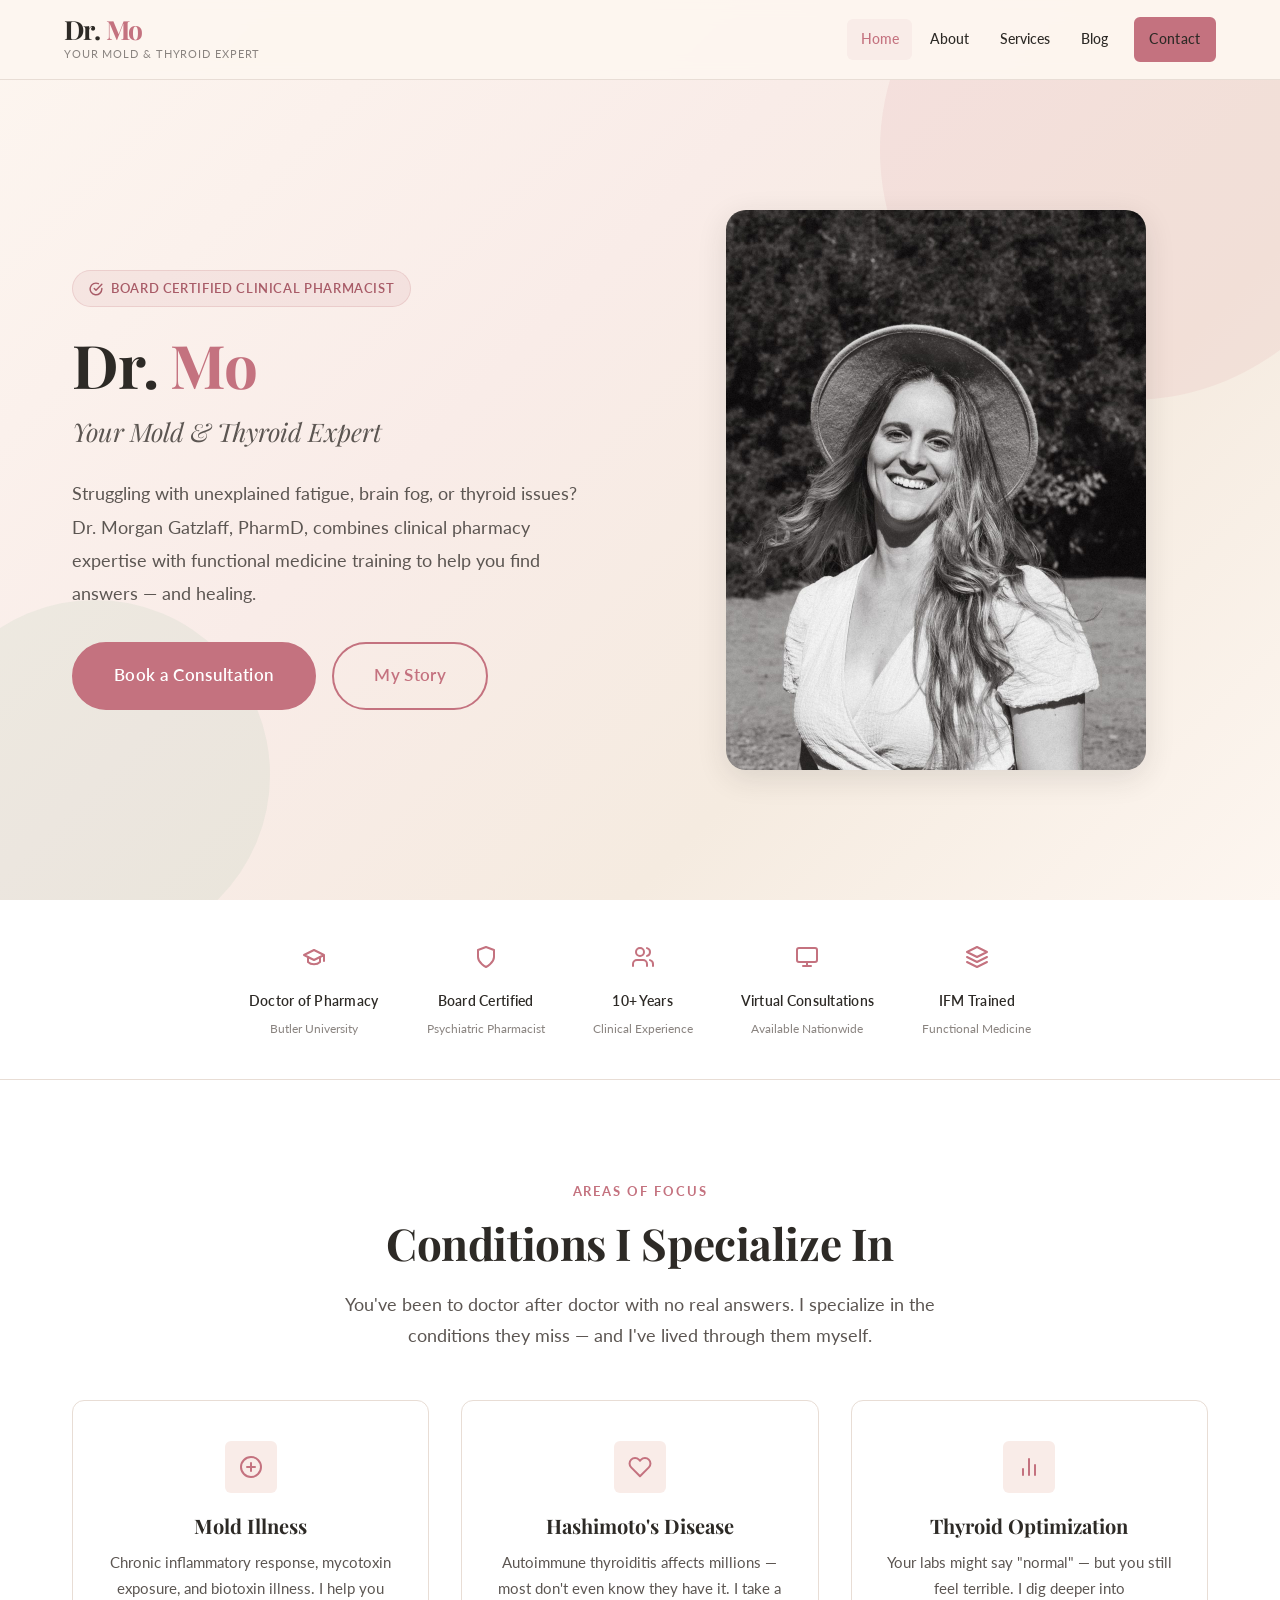
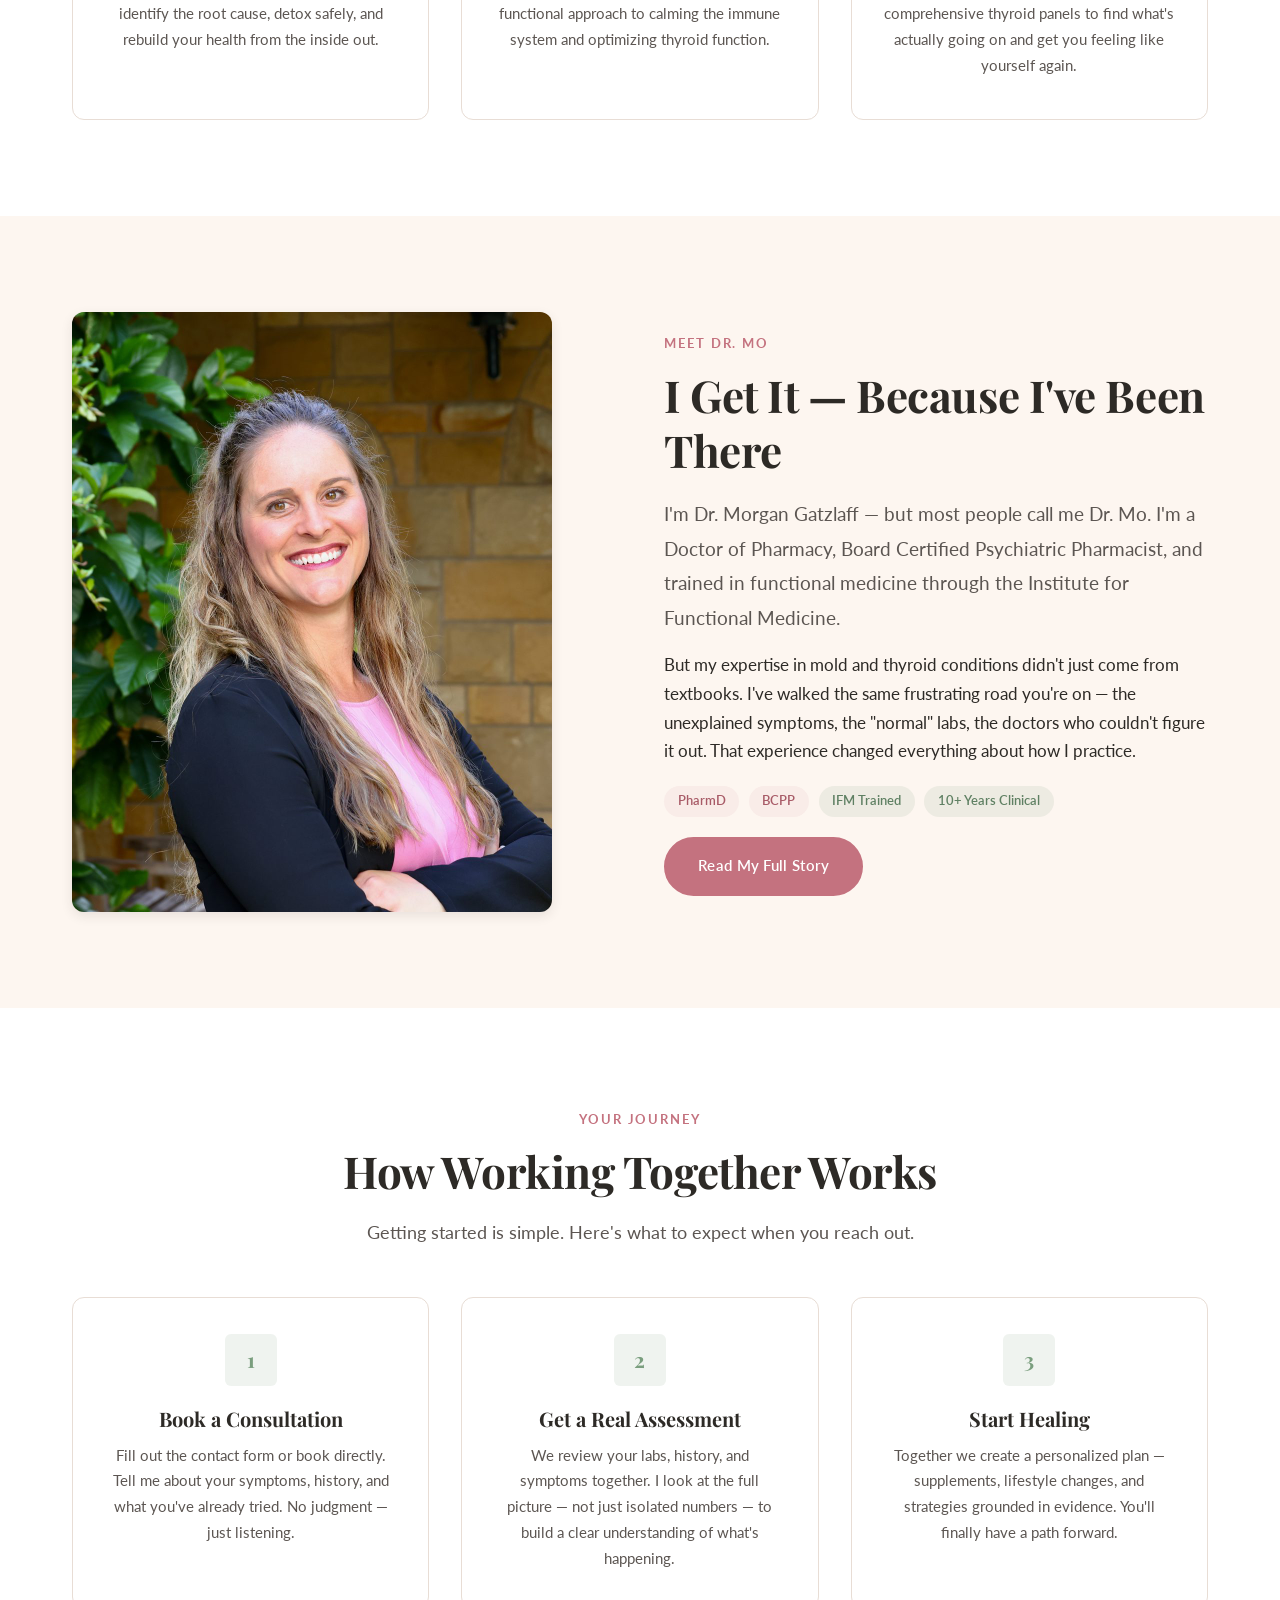
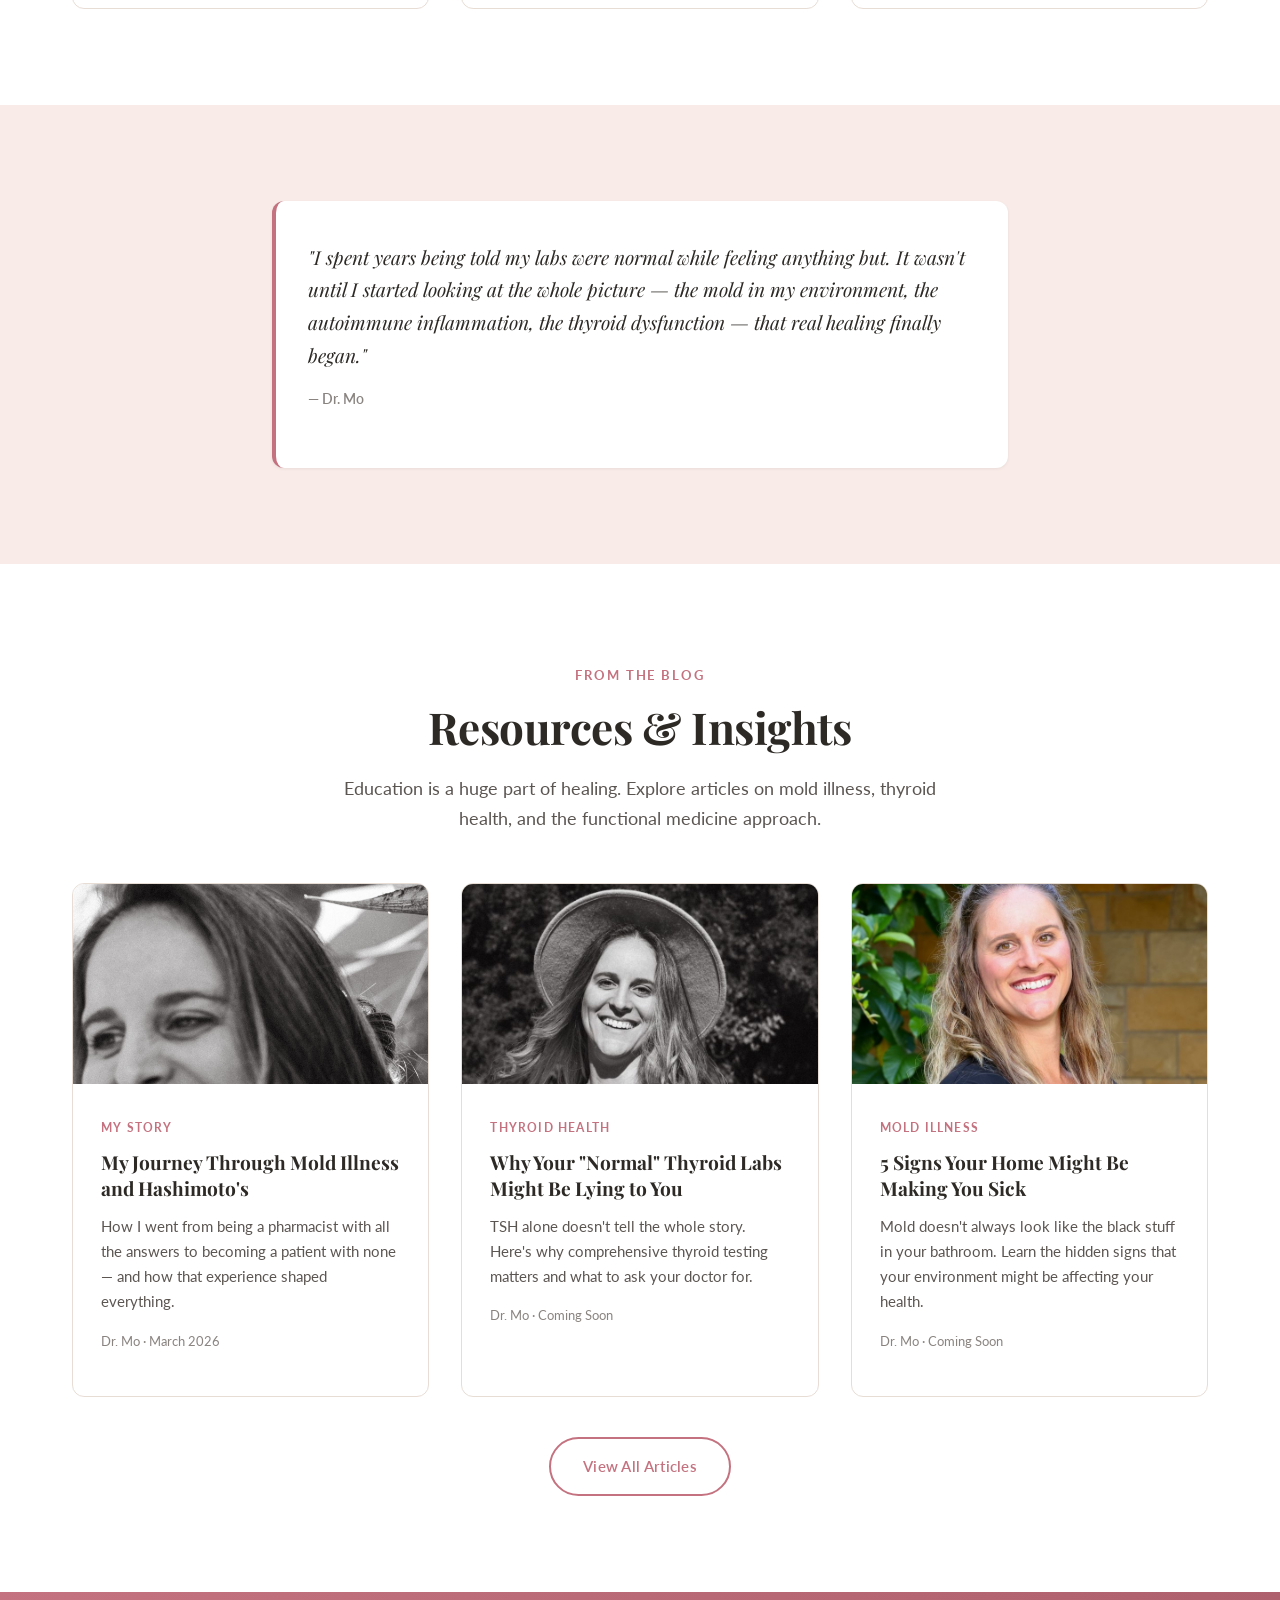
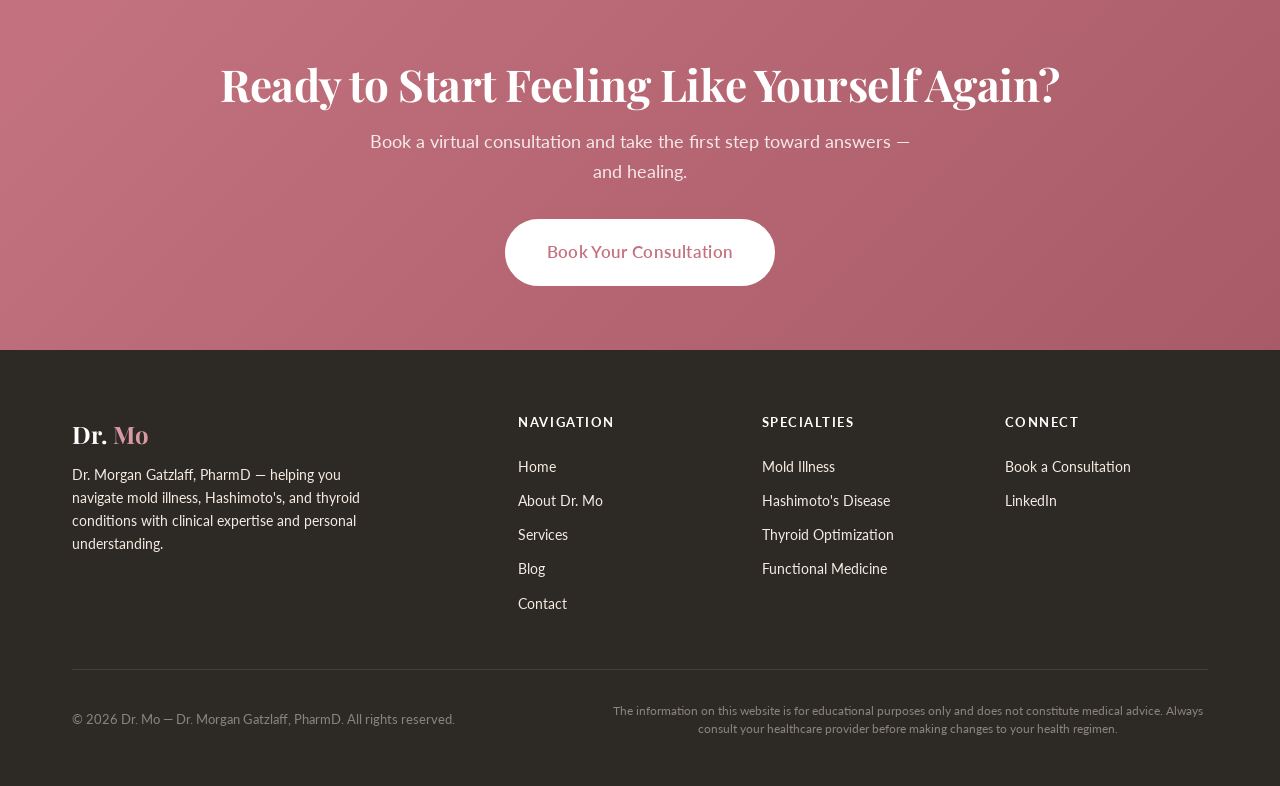
<file: index.html>
<!DOCTYPE html>
<html lang="en">
<head>
  <meta charset="UTF-8">
  <meta name="viewport" content="width=device-width, initial-scale=1.0">
  <title>Dr. Mo | Your Mold &amp; Thyroid Expert — Dr. Morgan Gatzlaff, PharmD</title>
  <meta name="description" content="Dr. Morgan Gatzlaff, PharmD — a Doctor of Pharmacy specializing in mold illness, Hashimoto's, and thyroid conditions. Virtual consultations available nationwide.">
  <meta name="keywords" content="mold illness, thyroid expert, Hashimoto's disease, functional medicine, Dr. Mo, Morgan Gatzlaff, PharmD, mold toxicity, thyroid health">

  <!-- Open Graph -->
  <meta property="og:title" content="Dr. Mo — Your Mold & Thyroid Expert">
  <meta property="og:description" content="Doctor of Pharmacy specializing in mold illness, Hashimoto's, and thyroid conditions. Virtual consultations available.">
  <meta property="og:type" content="website">
  <meta property="og:url" content="https://doctormo.us">
  <meta property="og:image" content="https://doctormo.us/images/dr-mo-og.jpg">
  <meta property="og:locale" content="en_US">

  <!-- Twitter Card -->
  <meta name="twitter:card" content="summary_large_image">
  <meta name="twitter:title" content="Dr. Mo — Your Mold & Thyroid Expert">
  <meta name="twitter:description" content="Doctor of Pharmacy specializing in mold illness, Hashimoto's, and thyroid conditions.">

  <!-- Canonical -->
  <link rel="canonical" href="https://doctormo.us">

  <!-- Fonts -->
  <link rel="preconnect" href="https://fonts.googleapis.com">
  <link rel="preconnect" href="https://fonts.gstatic.com" crossorigin>
  <link href="https://fonts.googleapis.com/css2?family=Playfair+Display:ital,wght@0,400;0,600;0,700;1,400&family=Lato:wght@300;400;600;700&display=swap" rel="stylesheet">

  <!-- Styles -->
  <link rel="stylesheet" href="css/styles.css">

  <!-- Favicon -->
  <link rel="icon" type="image/svg+xml" href="images/favicon.svg">

  <!-- Schema.org JSON-LD -->
  <script type="application/ld+json">
  {
    "@context": "https://schema.org",
    "@graph": [
      {
        "@type": "MedicalBusiness",
        "name": "Dr. Mo — Your Mold & Thyroid Expert",
        "description": "Virtual health consultations specializing in mold illness, Hashimoto's disease, and thyroid conditions.",
        "url": "https://doctormo.us",
        "logo": "https://doctormo.us/images/favicon.svg",
        "founder": {
          "@type": "Person",
          "name": "Dr. Morgan Gatzlaff",
          "jobTitle": "Doctor of Pharmacy",
          "honorificPrefix": "Dr.",
          "honorificSuffix": "PharmD",
          "url": "https://doctormo.us/about.html",
          "sameAs": [
            "https://www.linkedin.com/in/morgan-gatzlaff-pharmd"
          ]
        },
        "medicalSpecialty": ["Pharmacy", "Functional Medicine"],
        "availableService": [
          {
            "@type": "MedicalTherapy",
            "name": "Virtual Consultation",
            "description": "One-on-one virtual consultations for mold illness, thyroid conditions, and Hashimoto's disease."
          }
        ],
        "areaServed": {
          "@type": "Country",
          "name": "United States"
        },
        "contactPoint": {
          "@type": "ContactPoint",
          "contactType": "Customer Service",
          "url": "https://doctormo.us/contact.html"
        }
      },
      {
        "@type": "WebSite",
        "name": "Dr. Mo",
        "url": "https://doctormo.us",
        "description": "Dr. Morgan Gatzlaff, PharmD — Your Mold & Thyroid Expert"
      }
    ]
  }
  </script>
</head>
<body>

  <!-- ========== Header ========== -->
  <header class="header" id="header">
    <div class="header__inner">
      <a href="index.html" class="header__brand" aria-label="Dr. Mo — Home">
        <div>
          <div class="header__logo-text">Dr. <span>Mo</span></div>
          <div class="header__tagline">Your Mold &amp; Thyroid Expert</div>
        </div>
      </a>

      <nav class="nav" id="nav" role="navigation" aria-label="Main navigation">
        <a href="index.html" class="nav__link active">Home</a>
        <a href="about.html" class="nav__link">About</a>
        <a href="services.html" class="nav__link">Services</a>
        <a href="blog.html" class="nav__link">Blog</a>
        <a href="contact.html" class="nav__link nav__cta btn btn--primary">Contact</a>
      </nav>

      <button class="hamburger" id="hamburger" type="button" aria-label="Toggle navigation menu" aria-expanded="false" aria-controls="nav">
        <span class="hamburger__line"></span>
        <span class="hamburger__line"></span>
        <span class="hamburger__line"></span>
      </button>
    </div>
  </header>

  <!-- ========== Hero ========== -->
  <section class="hero" id="hero">
    <div class="hero__background">
      <div class="hero__bg-gradient"></div>
      <div class="hero__bg-shape hero__bg-shape--1"></div>
      <div class="hero__bg-shape hero__bg-shape--2"></div>
      <div class="hero__bg-shape hero__bg-shape--3"></div>
    </div>

    <div class="hero__content container">
      <div class="hero__inner">
        <div class="hero__text">
          <div class="hero__credential">
            <svg width="14" height="14" viewBox="0 0 24 24" fill="none" stroke="currentColor" stroke-width="2.5" stroke-linecap="round" stroke-linejoin="round"><path d="M22 11.08V12a10 10 0 1 1-5.93-9.14"/><polyline points="22 4 12 14.01 9 11.01"/></svg>
            Board Certified Clinical Pharmacist
          </div>
          <h1 class="hero__title">Dr. <span>Mo</span></h1>
          <p class="hero__subtitle">Your Mold &amp; Thyroid Expert</p>
          <p class="hero__description">
            Struggling with unexplained fatigue, brain fog, or thyroid issues? Dr. Morgan Gatzlaff, PharmD, combines clinical pharmacy expertise with functional medicine training to help you find answers — and healing.
          </p>
          <div class="btn-group">
            <a href="contact.html" class="btn btn--primary btn--lg">Book a Consultation</a>
            <a href="about.html" class="btn btn--secondary btn--lg">My Story</a>
          </div>
        </div>

        <div class="hero__image-wrapper">
          <div class="hero__image">
            <img src="images/dr-mo-hero.jpg" alt="Dr. Morgan Gatzlaff, PharmD — Dr. Mo, Your Mold and Thyroid Expert" width="420" height="560" loading="eager">
          </div>
        </div>
      </div>
    </div>
  </section>

  <!-- ========== Trust Bar ========== -->
  <div class="trust-bar">
    <div class="container">
      <div class="trust-bar__inner">
        <div class="trust-bar__item">
          <div class="trust-bar__icon">
            <svg width="24" height="24" viewBox="0 0 24 24" fill="none" stroke="currentColor" stroke-width="2" stroke-linecap="round" stroke-linejoin="round"><path d="M22 10v6M2 10l10-5 10 5-10 5z"/><path d="M6 12v5c3 3 9 3 12 0v-5"/></svg>
          </div>
          <span class="trust-bar__label">Doctor of Pharmacy</span>
          <span class="trust-bar__sublabel">Butler University</span>
        </div>
        <div class="trust-bar__item">
          <div class="trust-bar__icon">
            <svg width="24" height="24" viewBox="0 0 24 24" fill="none" stroke="currentColor" stroke-width="2" stroke-linecap="round" stroke-linejoin="round"><path d="M12 22s8-4 8-10V5l-8-3-8 3v7c0 6 8 10 8 10z"/></svg>
          </div>
          <span class="trust-bar__label">Board Certified</span>
          <span class="trust-bar__sublabel">Psychiatric Pharmacist</span>
        </div>
        <div class="trust-bar__item">
          <div class="trust-bar__icon">
            <svg width="24" height="24" viewBox="0 0 24 24" fill="none" stroke="currentColor" stroke-width="2" stroke-linecap="round" stroke-linejoin="round"><path d="M16 21v-2a4 4 0 0 0-4-4H6a4 4 0 0 0-4 4v2"/><circle cx="9" cy="7" r="4"/><path d="M22 21v-2a4 4 0 0 0-3-3.87"/><path d="M16 3.13a4 4 0 0 1 0 7.75"/></svg>
          </div>
          <span class="trust-bar__label">10+ Years</span>
          <span class="trust-bar__sublabel">Clinical Experience</span>
        </div>
        <div class="trust-bar__item">
          <div class="trust-bar__icon">
            <svg width="24" height="24" viewBox="0 0 24 24" fill="none" stroke="currentColor" stroke-width="2" stroke-linecap="round" stroke-linejoin="round"><rect x="2" y="3" width="20" height="14" rx="2" ry="2"/><line x1="8" y1="21" x2="16" y2="21"/><line x1="12" y1="17" x2="12" y2="21"/></svg>
          </div>
          <span class="trust-bar__label">Virtual Consultations</span>
          <span class="trust-bar__sublabel">Available Nationwide</span>
        </div>
        <div class="trust-bar__item">
          <div class="trust-bar__icon">
            <svg width="24" height="24" viewBox="0 0 24 24" fill="none" stroke="currentColor" stroke-width="2" stroke-linecap="round" stroke-linejoin="round"><path d="M12 2L2 7l10 5 10-5-10-5z"/><path d="M2 17l10 5 10-5"/><path d="M2 12l10 5 10-5"/></svg>
          </div>
          <span class="trust-bar__label">IFM Trained</span>
          <span class="trust-bar__sublabel">Functional Medicine</span>
        </div>
      </div>
    </div>
  </div>

  <!-- ========== What I Specialize In ========== -->
  <section class="section section--white" id="specialties">
    <div class="container text-center">
      <span class="section-label">Areas of Focus</span>
      <h2 class="section-heading">Conditions I Specialize In</h2>
      <p class="section-subtext">
        You've been to doctor after doctor with no real answers. I specialize in the conditions they miss — and I've lived through them myself.
      </p>
    </div>
    <div class="container" style="margin-top: 3rem;">
      <div class="grid-3">
        <div class="card card--service fade-in">
          <div class="card__icon">
            <svg width="24" height="24" viewBox="0 0 24 24" fill="none" stroke="currentColor" stroke-width="2" stroke-linecap="round" stroke-linejoin="round"><circle cx="12" cy="12" r="10"/><path d="M12 8v8"/><path d="M8 12h8"/></svg>
          </div>
          <h3 class="card__title">Mold Illness</h3>
          <p class="card__text">Chronic inflammatory response, mycotoxin exposure, and biotoxin illness. I help you identify the root cause, detox safely, and rebuild your health from the inside out.</p>
        </div>

        <div class="card card--service fade-in">
          <div class="card__icon">
            <svg width="24" height="24" viewBox="0 0 24 24" fill="none" stroke="currentColor" stroke-width="2" stroke-linecap="round" stroke-linejoin="round"><path d="M20.84 4.61a5.5 5.5 0 0 0-7.78 0L12 5.67l-1.06-1.06a5.5 5.5 0 0 0-7.78 7.78L12 21.23l8.84-8.84a5.5 5.5 0 0 0 0-7.78z"/></svg>
          </div>
          <h3 class="card__title">Hashimoto's Disease</h3>
          <p class="card__text">Autoimmune thyroiditis affects millions — most don't even know they have it. I take a functional approach to calming the immune system and optimizing thyroid function.</p>
        </div>

        <div class="card card--service fade-in">
          <div class="card__icon">
            <svg width="24" height="24" viewBox="0 0 24 24" fill="none" stroke="currentColor" stroke-width="2" stroke-linecap="round" stroke-linejoin="round"><path d="M18 20V10"/><path d="M12 20V4"/><path d="M6 20v-6"/></svg>
          </div>
          <h3 class="card__title">Thyroid Optimization</h3>
          <p class="card__text">Your labs might say "normal" — but you still feel terrible. I dig deeper into comprehensive thyroid panels to find what's actually going on and get you feeling like yourself again.</p>
        </div>
      </div>
    </div>
  </section>

  <!-- ========== About Preview ========== -->
  <section class="section section--cream" id="about-preview">
    <div class="container">
      <div class="grid-2">
        <div class="about-preview__image fade-in">
          <img src="images/dr-mo-about.jpg" alt="Dr. Mo — Morgan Gatzlaff, PharmD" width="480" height="600" loading="lazy">
        </div>
        <div class="fade-in">
          <span class="section-label">Meet Dr. Mo</span>
          <h2 class="section-heading">I Get It — Because I've Been There</h2>
          <p class="lead">
            I'm Dr. Morgan Gatzlaff — but most people call me Dr. Mo. I'm a Doctor of Pharmacy, Board Certified Psychiatric Pharmacist, and trained in functional medicine through the Institute for Functional Medicine.
          </p>
          <p>
            But my expertise in mold and thyroid conditions didn't just come from textbooks. I've walked the same frustrating road you're on — the unexplained symptoms, the "normal" labs, the doctors who couldn't figure it out. That experience changed everything about how I practice.
          </p>
          <div class="about-preview__credentials">
            <span class="credential-badge">PharmD</span>
            <span class="credential-badge">BCPP</span>
            <span class="credential-badge credential-badge--sage">IFM Trained</span>
            <span class="credential-badge credential-badge--sage">10+ Years Clinical</span>
          </div>
          <a href="about.html" class="btn btn--primary">Read My Full Story</a>
        </div>
      </div>
    </div>
  </section>

  <!-- ========== How It Works ========== -->
  <section class="section section--white">
    <div class="container text-center">
      <span class="section-label">Your Journey</span>
      <h2 class="section-heading">How Working Together Works</h2>
      <p class="section-subtext">
        Getting started is simple. Here's what to expect when you reach out.
      </p>
    </div>
    <div class="container" style="margin-top: 3rem;">
      <div class="grid-3">
        <div class="card fade-in" style="text-align: center;">
          <div class="card__icon" style="margin: 0 auto 1.25rem; background-color: rgba(122,158,126,0.12); color: var(--color-secondary);">
            <span style="font-family: var(--font-heading); font-size: 1.3rem; font-weight: 700;">1</span>
          </div>
          <h3 class="card__title">Book a Consultation</h3>
          <p class="card__text">Fill out the contact form or book directly. Tell me about your symptoms, history, and what you've already tried. No judgment — just listening.</p>
        </div>
        <div class="card fade-in" style="text-align: center;">
          <div class="card__icon" style="margin: 0 auto 1.25rem; background-color: rgba(122,158,126,0.12); color: var(--color-secondary);">
            <span style="font-family: var(--font-heading); font-size: 1.3rem; font-weight: 700;">2</span>
          </div>
          <h3 class="card__title">Get a Real Assessment</h3>
          <p class="card__text">We review your labs, history, and symptoms together. I look at the full picture — not just isolated numbers — to build a clear understanding of what's happening.</p>
        </div>
        <div class="card fade-in" style="text-align: center;">
          <div class="card__icon" style="margin: 0 auto 1.25rem; background-color: rgba(122,158,126,0.12); color: var(--color-secondary);">
            <span style="font-family: var(--font-heading); font-size: 1.3rem; font-weight: 700;">3</span>
          </div>
          <h3 class="card__title">Start Healing</h3>
          <p class="card__text">Together we create a personalized plan — supplements, lifestyle changes, and strategies grounded in evidence. You'll finally have a path forward.</p>
        </div>
      </div>
    </div>
  </section>

  <!-- ========== Quote / Testimonial ========== -->
  <section class="section section--pink">
    <div class="container" style="max-width: 800px;">
      <div class="quote-block fade-in">
        <p class="quote-block__text">
          "I spent years being told my labs were normal while feeling anything but. It wasn't until I started looking at the whole picture — the mold in my environment, the autoimmune inflammation, the thyroid dysfunction — that real healing finally began."
        </p>
        <p class="quote-block__attribution">— Dr. Mo</p>
      </div>
    </div>
  </section>

  <!-- ========== Blog Preview ========== -->
  <section class="section section--white">
    <div class="container text-center">
      <span class="section-label">From the Blog</span>
      <h2 class="section-heading">Resources &amp; Insights</h2>
      <p class="section-subtext">
        Education is a huge part of healing. Explore articles on mold illness, thyroid health, and the functional medicine approach.
      </p>
    </div>
    <div class="container" style="margin-top: 3rem;">
      <div class="grid-3">
        <article class="blog-card fade-in">
          <div class="blog-card__image">
            <img src="images/blog-mold-story.jpg" alt="Understanding mold illness symptoms" width="400" height="225" loading="lazy">
          </div>
          <div class="blog-card__body">
            <span class="blog-card__tag">My Story</span>
            <h3 class="blog-card__title">
              <a href="blog/my-mold-and-thyroid-journey.html">My Journey Through Mold Illness and Hashimoto's</a>
            </h3>
            <p class="blog-card__excerpt">How I went from being a pharmacist with all the answers to becoming a patient with none — and how that experience shaped everything.</p>
            <p class="blog-card__meta">Dr. Mo &middot; March 2026</p>
          </div>
        </article>

        <article class="blog-card fade-in">
          <div class="blog-card__image">
            <img src="images/blog-thyroid-labs.jpg" alt="Understanding thyroid lab results" width="400" height="225" loading="lazy">
          </div>
          <div class="blog-card__body">
            <span class="blog-card__tag">Thyroid Health</span>
            <h3 class="blog-card__title">
              <a href="blog.html">Why Your "Normal" Thyroid Labs Might Be Lying to You</a>
            </h3>
            <p class="blog-card__excerpt">TSH alone doesn't tell the whole story. Here's why comprehensive thyroid testing matters and what to ask your doctor for.</p>
            <p class="blog-card__meta">Dr. Mo &middot; Coming Soon</p>
          </div>
        </article>

        <article class="blog-card fade-in">
          <div class="blog-card__image">
            <img src="images/blog-mold-signs.jpg" alt="Signs of mold exposure" width="400" height="225" loading="lazy">
          </div>
          <div class="blog-card__body">
            <span class="blog-card__tag">Mold Illness</span>
            <h3 class="blog-card__title">
              <a href="blog.html">5 Signs Your Home Might Be Making You Sick</a>
            </h3>
            <p class="blog-card__excerpt">Mold doesn't always look like the black stuff in your bathroom. Learn the hidden signs that your environment might be affecting your health.</p>
            <p class="blog-card__meta">Dr. Mo &middot; Coming Soon</p>
          </div>
        </article>
      </div>
    </div>
    <div class="container text-center" style="margin-top: 2.5rem;">
      <a href="blog.html" class="btn btn--secondary">View All Articles</a>
    </div>
  </section>

  <!-- ========== CTA Banner ========== -->
  <section class="cta-banner">
    <div class="container">
      <h2>Ready to Start Feeling Like Yourself Again?</h2>
      <p>Book a virtual consultation and take the first step toward answers — and healing.</p>
      <a href="contact.html" class="btn btn--white btn--lg">Book Your Consultation</a>
    </div>
  </section>

  <!-- ========== Footer ========== -->
  <footer class="footer">
    <div class="container">
      <div class="footer__grid">
        <div>
          <div class="footer__brand-name">Dr. <span>Mo</span></div>
          <p class="footer__brand-text">
            Dr. Morgan Gatzlaff, PharmD — helping you navigate mold illness, Hashimoto's, and thyroid conditions with clinical expertise and personal understanding.
          </p>
        </div>
        <div>
          <h4 class="footer__heading">Navigation</h4>
          <a href="index.html" class="footer__link">Home</a>
          <a href="about.html" class="footer__link">About Dr. Mo</a>
          <a href="services.html" class="footer__link">Services</a>
          <a href="blog.html" class="footer__link">Blog</a>
          <a href="contact.html" class="footer__link">Contact</a>
        </div>
        <div>
          <h4 class="footer__heading">Specialties</h4>
          <a href="services.html" class="footer__link">Mold Illness</a>
          <a href="services.html" class="footer__link">Hashimoto's Disease</a>
          <a href="services.html" class="footer__link">Thyroid Optimization</a>
          <a href="services.html" class="footer__link">Functional Medicine</a>
        </div>
        <div>
          <h4 class="footer__heading">Connect</h4>
          <a href="contact.html" class="footer__link">Book a Consultation</a>
          <a href="https://www.linkedin.com/in/morgan-gatzlaff-pharmd" class="footer__link" target="_blank" rel="noopener">LinkedIn</a>
        </div>
      </div>
      <div class="footer__bottom">
        <p class="footer__copyright">&copy; 2026 Dr. Mo — Dr. Morgan Gatzlaff, PharmD. All rights reserved.</p>
        <p class="footer__disclaimer">
          The information on this website is for educational purposes only and does not constitute medical advice. Always consult your healthcare provider before making changes to your health regimen.
        </p>
      </div>
    </div>
  </footer>

  <!-- Scripts -->
  <script src="js/main.js"></script>
</body>
</html>
</file>
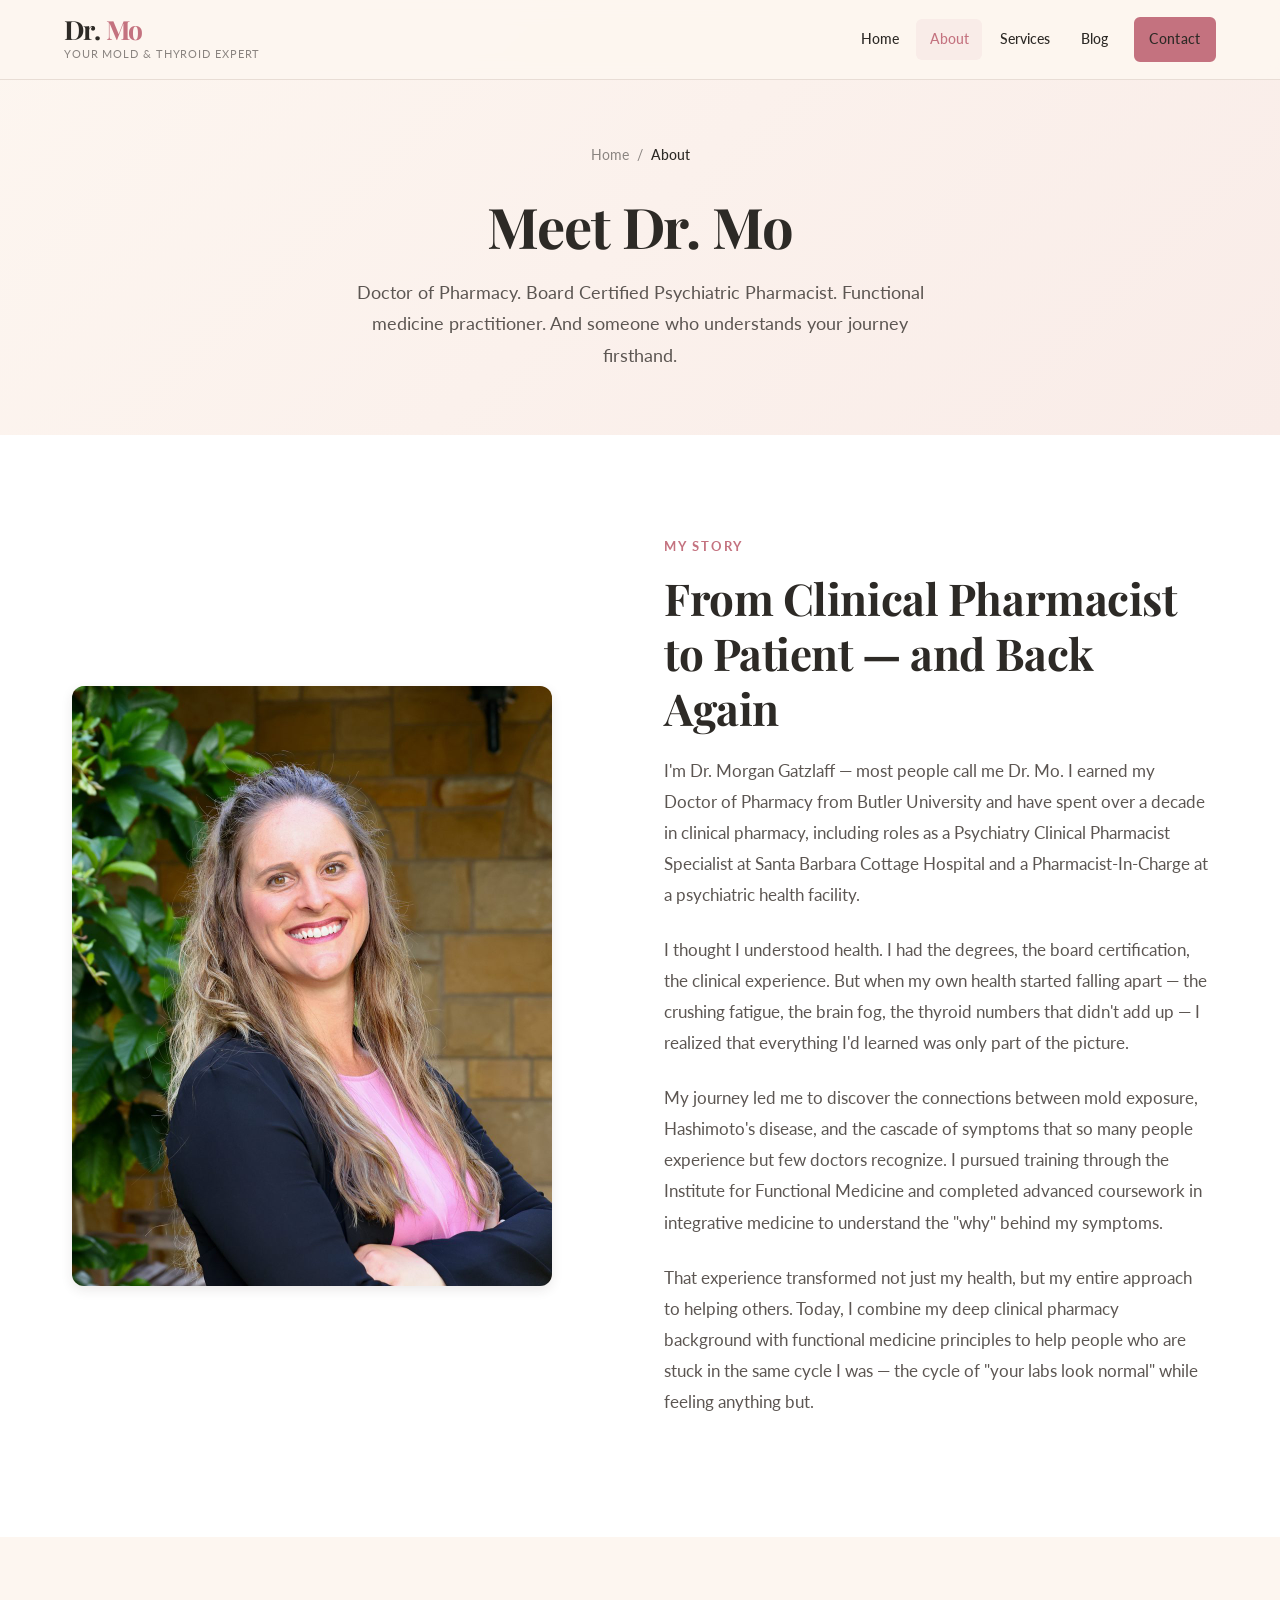
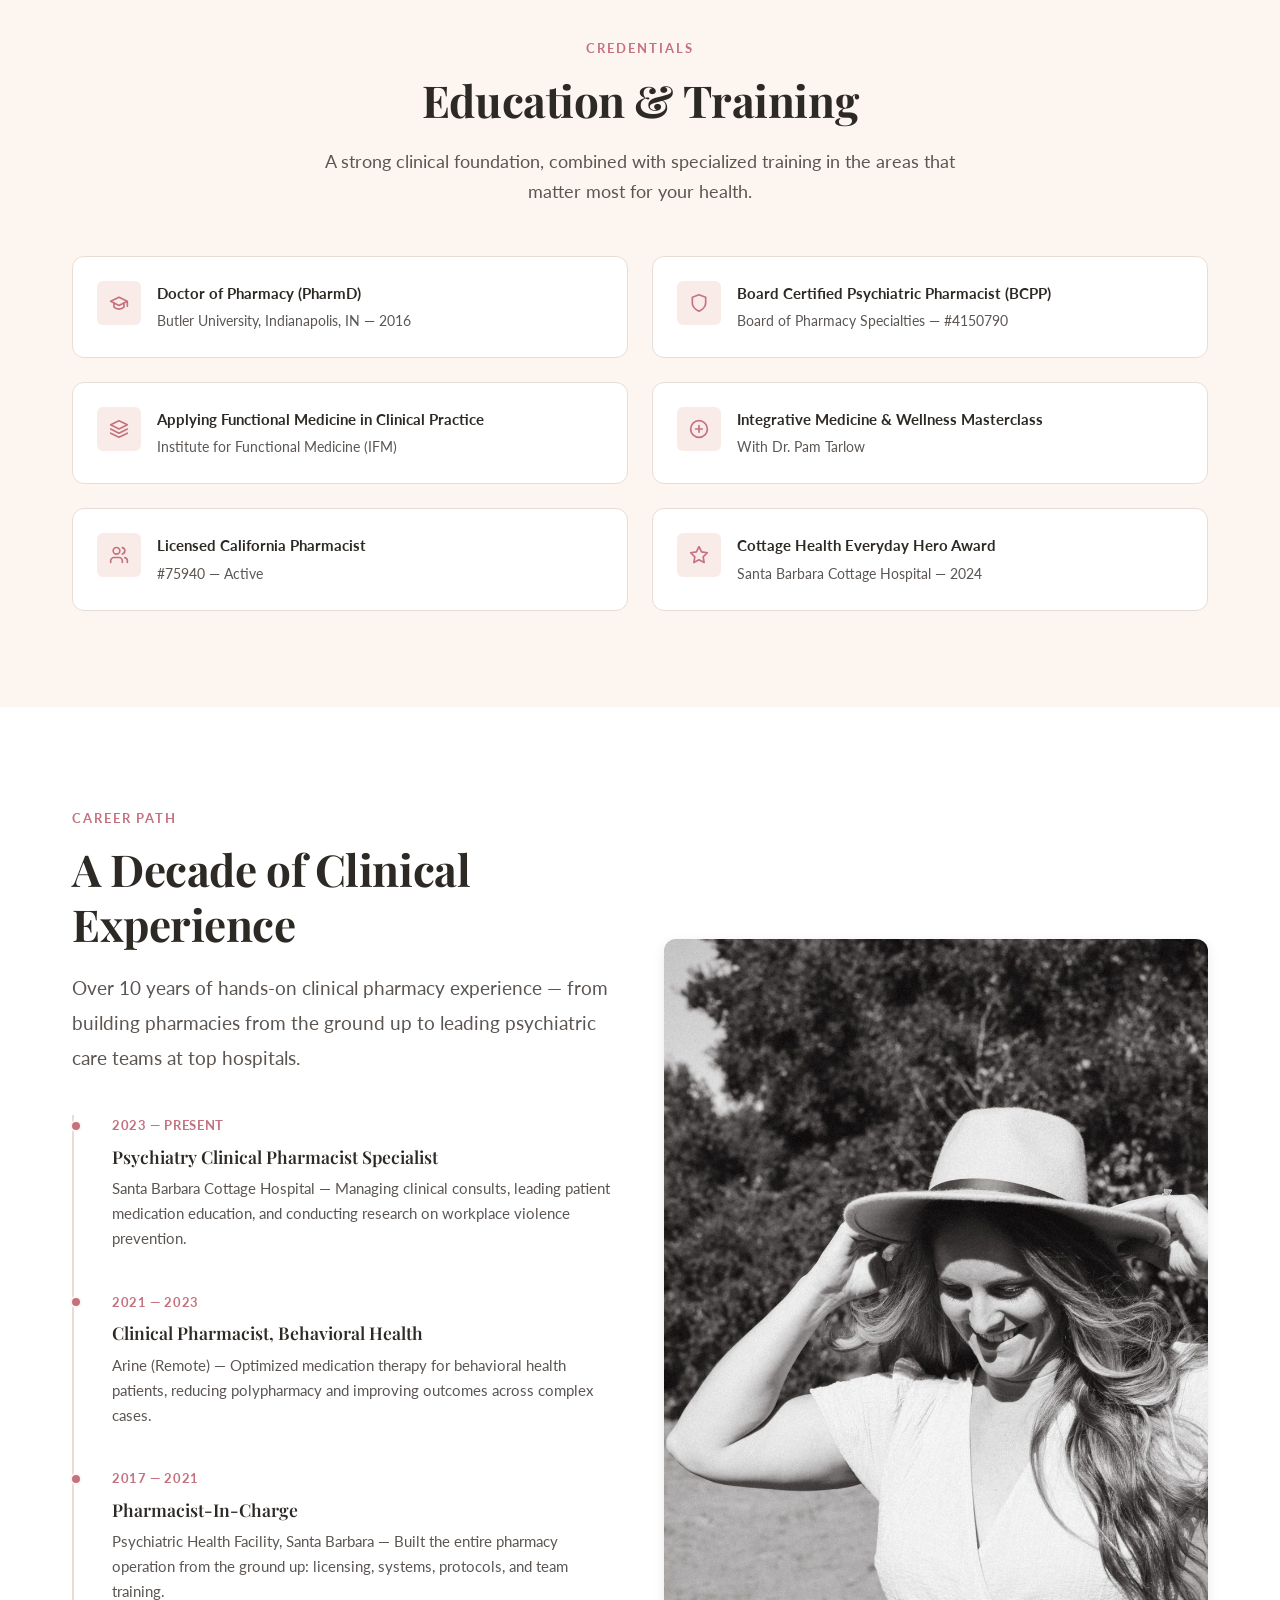
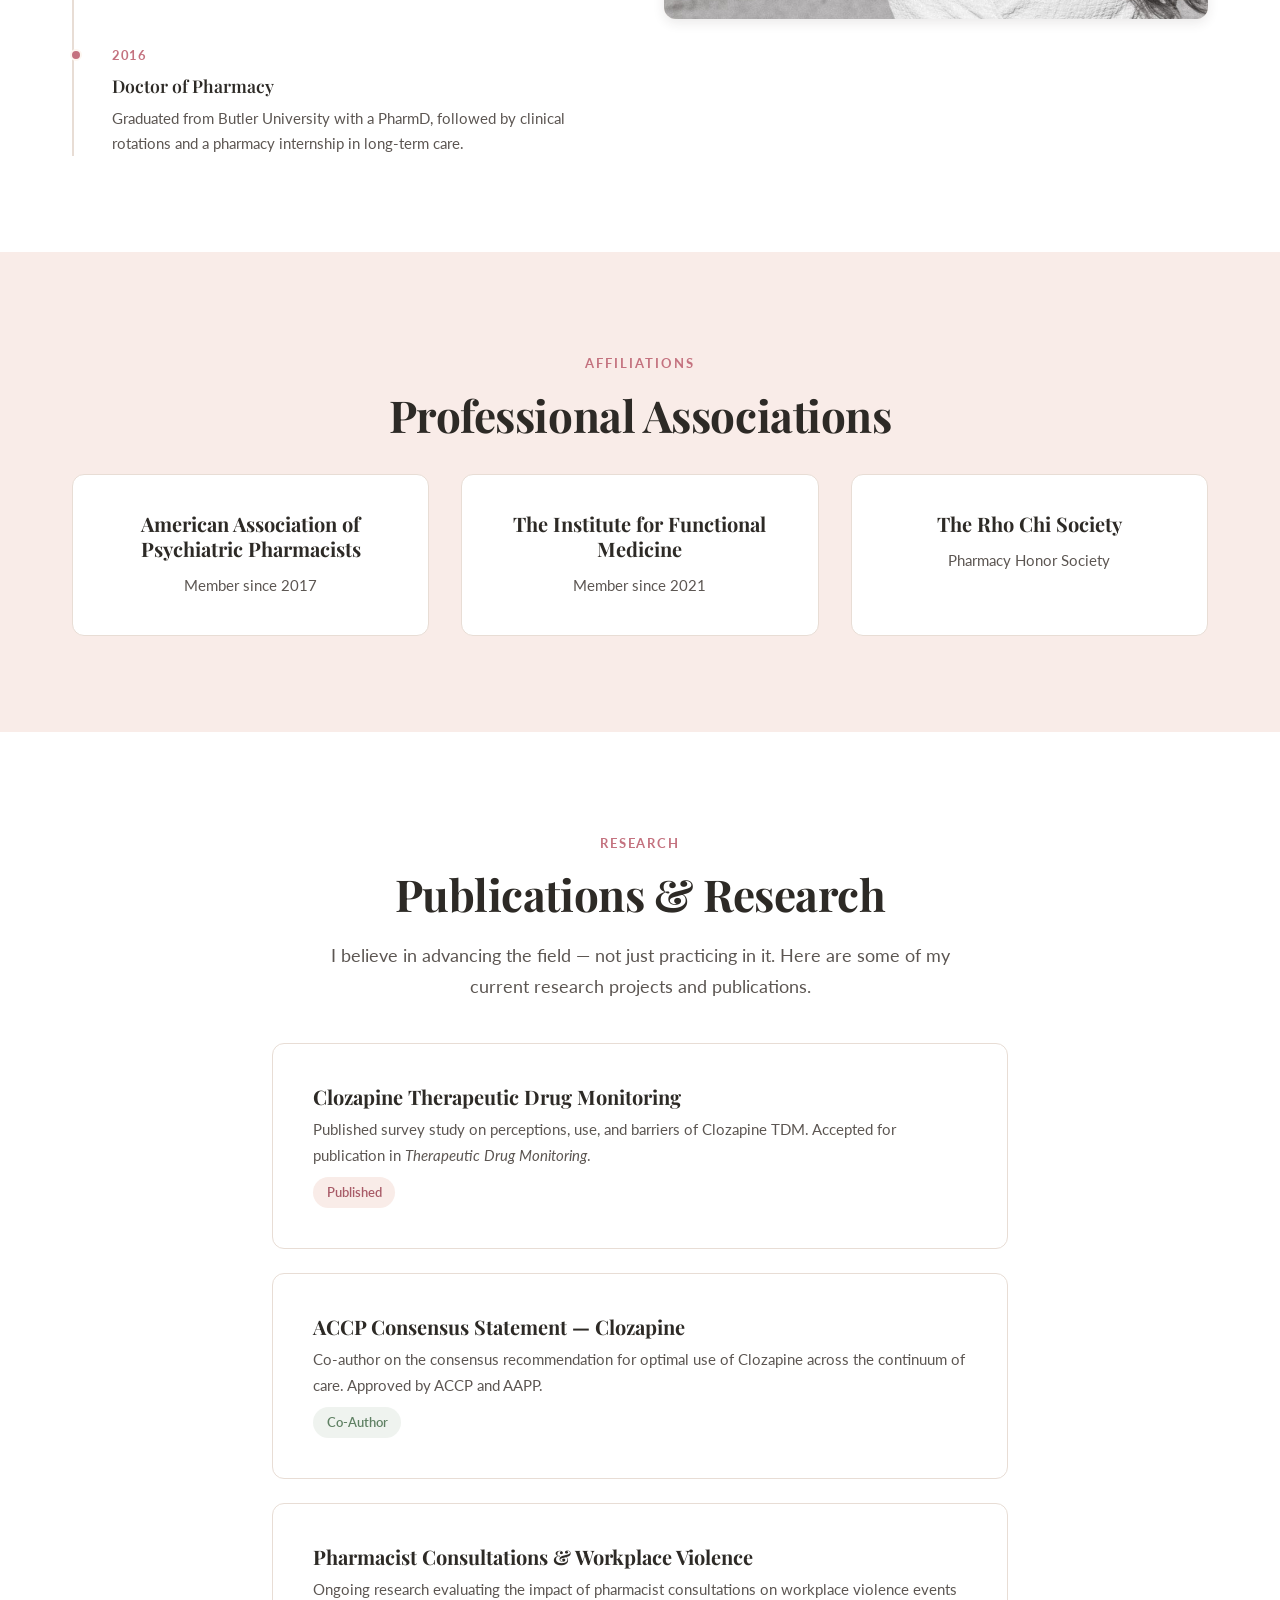
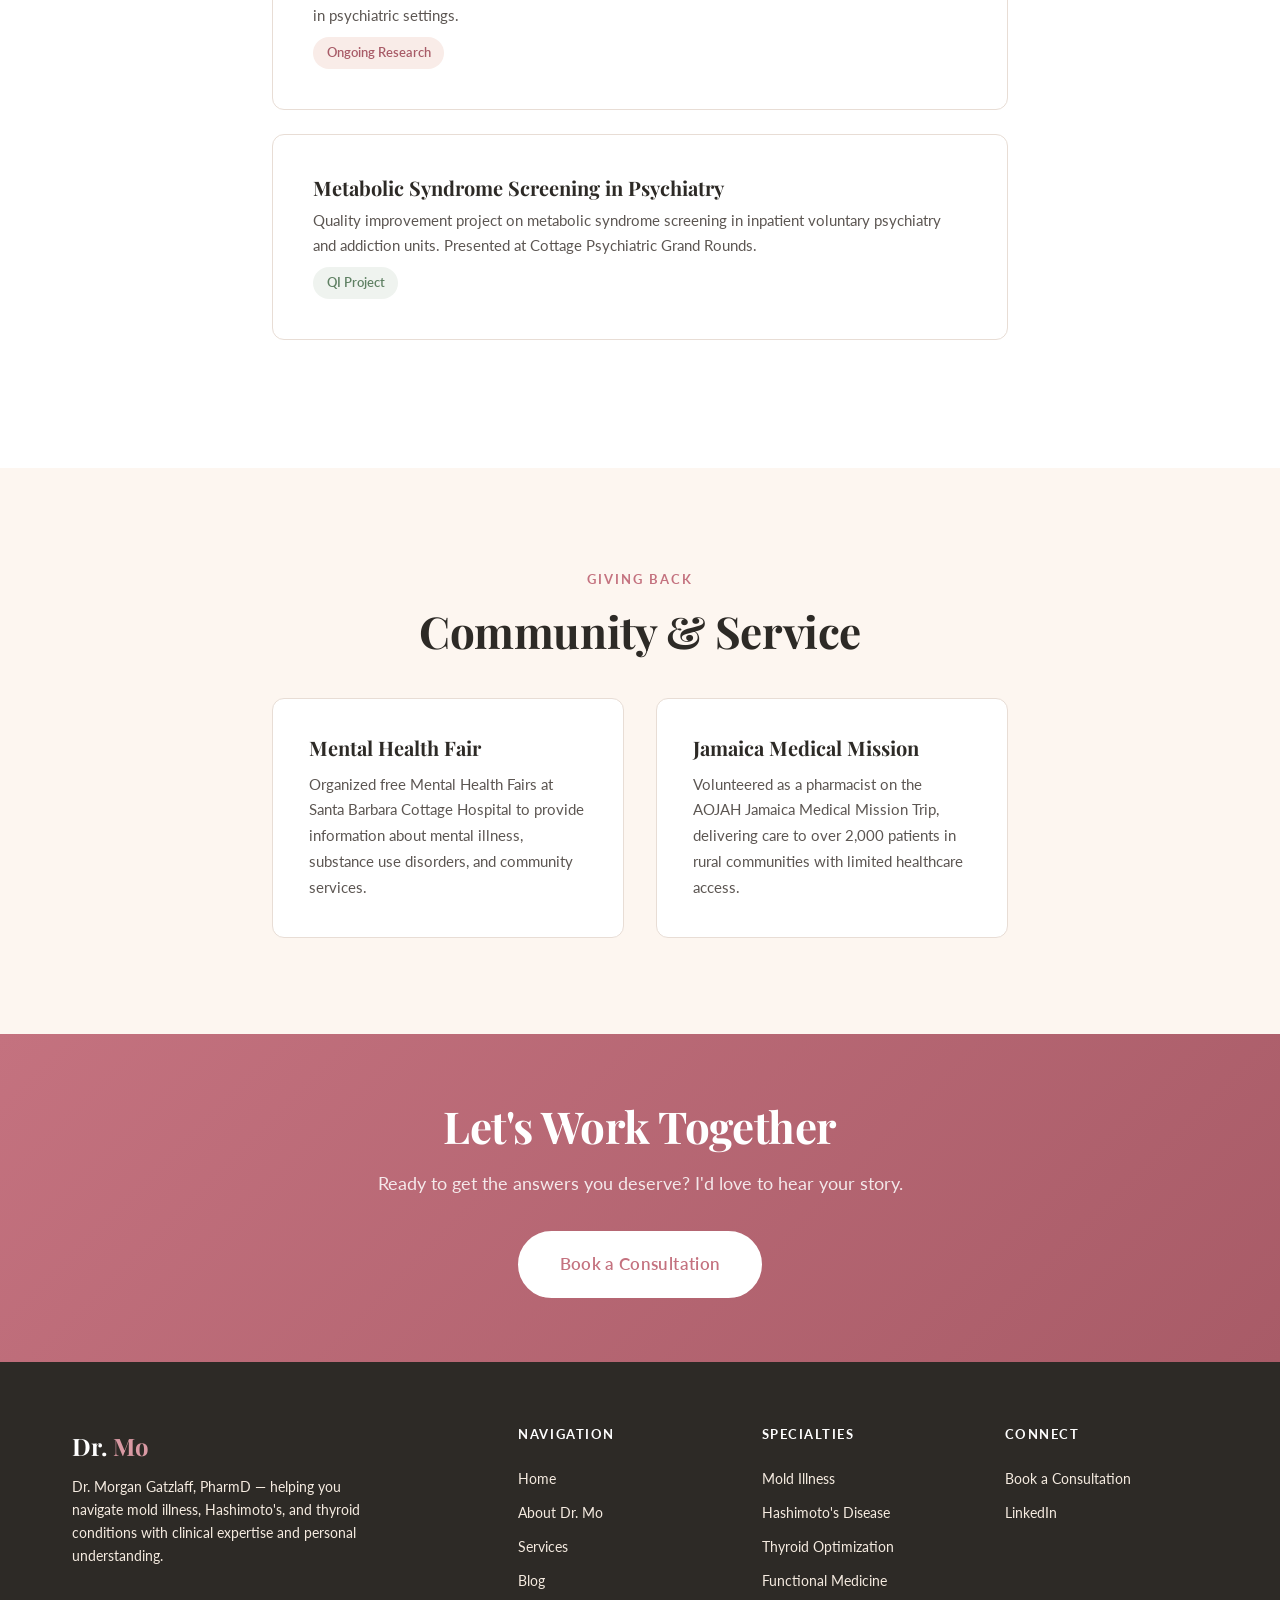
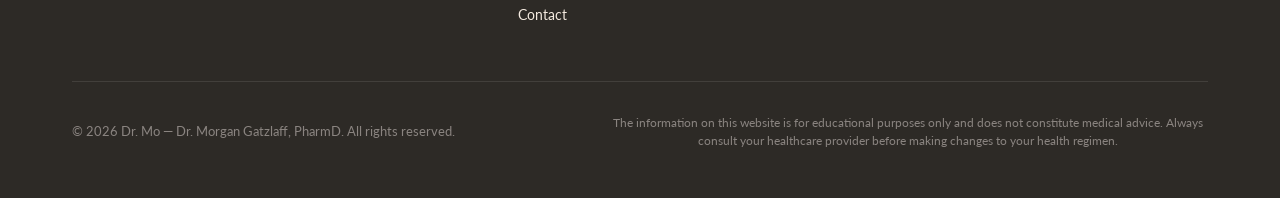
<file: about.html>
<!DOCTYPE html>
<html lang="en">
<head>
  <meta charset="UTF-8">
  <meta name="viewport" content="width=device-width, initial-scale=1.0">
  <title>About Dr. Mo | Dr. Morgan Gatzlaff, PharmD — Mold &amp; Thyroid Expert</title>
  <meta name="description" content="Meet Dr. Morgan Gatzlaff, PharmD — a Board Certified Psychiatric Pharmacist and IFM-trained functional medicine practitioner who turned her own health battle into a mission to help others.">

  <!-- Open Graph -->
  <meta property="og:title" content="About Dr. Mo — Morgan Gatzlaff, PharmD">
  <meta property="og:description" content="Board Certified Pharmacist and functional medicine practitioner specializing in mold illness, Hashimoto's, and thyroid health.">
  <meta property="og:type" content="profile">
  <meta property="og:url" content="https://doctormo.us/about.html">
  <meta property="og:image" content="https://doctormo.us/images/dr-mo-og.jpg">

  <!-- Canonical -->
  <link rel="canonical" href="https://doctormo.us/about.html">

  <!-- Fonts -->
  <link rel="preconnect" href="https://fonts.googleapis.com">
  <link rel="preconnect" href="https://fonts.gstatic.com" crossorigin>
  <link href="https://fonts.googleapis.com/css2?family=Playfair+Display:ital,wght@0,400;0,600;0,700;1,400&family=Lato:wght@300;400;600;700&display=swap" rel="stylesheet">

  <!-- Styles -->
  <link rel="stylesheet" href="css/styles.css">
  <link rel="icon" type="image/svg+xml" href="images/favicon.svg">

  <!-- Schema.org JSON-LD -->
  <script type="application/ld+json">
  {
    "@context": "https://schema.org",
    "@graph": [
      {
        "@type": "Person",
        "name": "Dr. Morgan Gatzlaff",
        "alternateName": "Dr. Mo",
        "jobTitle": "Doctor of Pharmacy",
        "honorificPrefix": "Dr.",
        "honorificSuffix": "PharmD, BCPP",
        "description": "Board Certified Psychiatric Pharmacist and functional medicine practitioner specializing in mold illness, Hashimoto's disease, and thyroid optimization.",
        "url": "https://doctormo.us/about.html",
        "image": "https://doctormo.us/images/dr-mo-hero.jpg",
        "sameAs": [
          "https://www.linkedin.com/in/morgan-gatzlaff-pharmd"
        ],
        "alumniOf": [
          {
            "@type": "CollegeOrUniversity",
            "name": "Butler University",
            "location": "Indianapolis, IN"
          },
          {
            "@type": "CollegeOrUniversity",
            "name": "Middle Tennessee State University",
            "location": "Murfreesboro, TN"
          }
        ],
        "hasCredential": [
          {
            "@type": "EducationalOccupationalCredential",
            "credentialCategory": "Professional Degree",
            "name": "Doctor of Pharmacy (PharmD)"
          },
          {
            "@type": "EducationalOccupationalCredential",
            "credentialCategory": "Board Certification",
            "name": "Board Certified Psychiatric Pharmacist (BCPP)"
          }
        ],
        "memberOf": [
          {
            "@type": "Organization",
            "name": "American Association of Psychiatric Pharmacists"
          },
          {
            "@type": "Organization",
            "name": "The Institute for Functional Medicine"
          }
        ],
        "knowsAbout": ["Mold Illness", "Hashimoto's Disease", "Thyroid Health", "Functional Medicine", "Psychiatric Pharmacy", "Mycotoxin Exposure"]
      },
      {
        "@type": "BreadcrumbList",
        "itemListElement": [
          {
            "@type": "ListItem",
            "position": 1,
            "name": "Home",
            "item": "https://doctormo.us"
          },
          {
            "@type": "ListItem",
            "position": 2,
            "name": "About Dr. Mo",
            "item": "https://doctormo.us/about.html"
          }
        ]
      }
    ]
  }
  </script>
</head>
<body>

  <!-- ========== Header ========== -->
  <header class="header" id="header">
    <div class="header__inner">
      <a href="index.html" class="header__brand" aria-label="Dr. Mo — Home">
        <div>
          <div class="header__logo-text">Dr. <span>Mo</span></div>
          <div class="header__tagline">Your Mold &amp; Thyroid Expert</div>
        </div>
      </a>
      <nav class="nav" id="nav" role="navigation" aria-label="Main navigation">
        <a href="index.html" class="nav__link">Home</a>
        <a href="about.html" class="nav__link active">About</a>
        <a href="services.html" class="nav__link">Services</a>
        <a href="blog.html" class="nav__link">Blog</a>
        <a href="contact.html" class="nav__link nav__cta btn btn--primary">Contact</a>
      </nav>
      <button class="hamburger" id="hamburger" type="button" aria-label="Toggle navigation menu" aria-expanded="false" aria-controls="nav">
        <span class="hamburger__line"></span>
        <span class="hamburger__line"></span>
        <span class="hamburger__line"></span>
      </button>
    </div>
  </header>

  <!-- ========== Page Hero ========== -->
  <section class="page-hero">
    <div class="container">
      <nav class="breadcrumb" aria-label="Breadcrumb">
        <a href="index.html">Home</a>
        <span class="breadcrumb__separator">/</span>
        <span class="breadcrumb__current">About</span>
      </nav>
      <h1 class="page-hero__title">Meet Dr. Mo</h1>
      <p class="page-hero__subtitle">
        Doctor of Pharmacy. Board Certified Psychiatric Pharmacist. Functional medicine practitioner. And someone who understands your journey firsthand.
      </p>
    </div>
  </section>

  <!-- ========== My Story ========== -->
  <section class="section section--white">
    <div class="container">
      <div class="grid-2">
        <div class="about-preview__image fade-in">
          <img src="images/dr-mo-about.jpg" alt="Dr. Morgan Gatzlaff, PharmD — Dr. Mo" width="480" height="600" loading="lazy">
        </div>
        <div class="fade-in">
          <span class="section-label">My Story</span>
          <h2 class="section-heading">From Clinical Pharmacist to Patient — and Back Again</h2>
          <div class="about-story">
            <p>
              I'm Dr. Morgan Gatzlaff — most people call me Dr. Mo. I earned my Doctor of Pharmacy from Butler University and have spent over a decade in clinical pharmacy, including roles as a Psychiatry Clinical Pharmacist Specialist at Santa Barbara Cottage Hospital and a Pharmacist-In-Charge at a psychiatric health facility.
            </p>
            <p>
              I thought I understood health. I had the degrees, the board certification, the clinical experience. But when my own health started falling apart — the crushing fatigue, the brain fog, the thyroid numbers that didn't add up — I realized that everything I'd learned was only part of the picture.
            </p>
            <p>
              My journey led me to discover the connections between mold exposure, Hashimoto's disease, and the cascade of symptoms that so many people experience but few doctors recognize. I pursued training through the Institute for Functional Medicine and completed advanced coursework in integrative medicine to understand the "why" behind my symptoms.
            </p>
            <p>
              That experience transformed not just my health, but my entire approach to helping others. Today, I combine my deep clinical pharmacy background with functional medicine principles to help people who are stuck in the same cycle I was — the cycle of "your labs look normal" while feeling anything but.
            </p>
          </div>
        </div>
      </div>
    </div>
  </section>

  <!-- ========== Education & Credentials ========== -->
  <section class="section section--cream">
    <div class="container">
      <div class="text-center" style="margin-bottom: 3rem;">
        <span class="section-label">Credentials</span>
        <h2 class="section-heading">Education &amp; Training</h2>
        <p class="section-subtext">
          A strong clinical foundation, combined with specialized training in the areas that matter most for your health.
        </p>
      </div>

      <div class="credentials-grid">
        <div class="credential-card fade-in">
          <div class="credential-card__icon">
            <svg width="20" height="20" viewBox="0 0 24 24" fill="none" stroke="currentColor" stroke-width="2" stroke-linecap="round" stroke-linejoin="round"><path d="M22 10v6M2 10l10-5 10 5-10 5z"/><path d="M6 12v5c3 3 9 3 12 0v-5"/></svg>
          </div>
          <div>
            <p class="credential-card__title">Doctor of Pharmacy (PharmD)</p>
            <p class="credential-card__text">Butler University, Indianapolis, IN — 2016</p>
          </div>
        </div>

        <div class="credential-card fade-in">
          <div class="credential-card__icon">
            <svg width="20" height="20" viewBox="0 0 24 24" fill="none" stroke="currentColor" stroke-width="2" stroke-linecap="round" stroke-linejoin="round"><path d="M12 22s8-4 8-10V5l-8-3-8 3v7c0 6 8 10 8 10z"/></svg>
          </div>
          <div>
            <p class="credential-card__title">Board Certified Psychiatric Pharmacist (BCPP)</p>
            <p class="credential-card__text">Board of Pharmacy Specialties — #4150790</p>
          </div>
        </div>

        <div class="credential-card fade-in">
          <div class="credential-card__icon">
            <svg width="20" height="20" viewBox="0 0 24 24" fill="none" stroke="currentColor" stroke-width="2" stroke-linecap="round" stroke-linejoin="round"><path d="M12 2L2 7l10 5 10-5-10-5z"/><path d="M2 17l10 5 10-5"/><path d="M2 12l10 5 10-5"/></svg>
          </div>
          <div>
            <p class="credential-card__title">Applying Functional Medicine in Clinical Practice</p>
            <p class="credential-card__text">Institute for Functional Medicine (IFM)</p>
          </div>
        </div>

        <div class="credential-card fade-in">
          <div class="credential-card__icon">
            <svg width="20" height="20" viewBox="0 0 24 24" fill="none" stroke="currentColor" stroke-width="2" stroke-linecap="round" stroke-linejoin="round"><circle cx="12" cy="12" r="10"/><path d="M12 8v8"/><path d="M8 12h8"/></svg>
          </div>
          <div>
            <p class="credential-card__title">Integrative Medicine &amp; Wellness Masterclass</p>
            <p class="credential-card__text">With Dr. Pam Tarlow</p>
          </div>
        </div>

        <div class="credential-card fade-in">
          <div class="credential-card__icon">
            <svg width="20" height="20" viewBox="0 0 24 24" fill="none" stroke="currentColor" stroke-width="2" stroke-linecap="round" stroke-linejoin="round"><path d="M16 21v-2a4 4 0 0 0-4-4H6a4 4 0 0 0-4 4v2"/><circle cx="9" cy="7" r="4"/><path d="M22 21v-2a4 4 0 0 0-3-3.87"/><path d="M16 3.13a4 4 0 0 1 0 7.75"/></svg>
          </div>
          <div>
            <p class="credential-card__title">Licensed California Pharmacist</p>
            <p class="credential-card__text">#75940 — Active</p>
          </div>
        </div>

        <div class="credential-card fade-in">
          <div class="credential-card__icon">
            <svg width="20" height="20" viewBox="0 0 24 24" fill="none" stroke="currentColor" stroke-width="2" stroke-linecap="round" stroke-linejoin="round"><polygon points="12 2 15.09 8.26 22 9.27 17 14.14 18.18 21.02 12 17.77 5.82 21.02 7 14.14 2 9.27 8.91 8.26 12 2"/></svg>
          </div>
          <div>
            <p class="credential-card__title">Cottage Health Everyday Hero Award</p>
            <p class="credential-card__text">Santa Barbara Cottage Hospital — 2024</p>
          </div>
        </div>
      </div>
    </div>
  </section>

  <!-- ========== Professional Journey Timeline ========== -->
  <section class="section section--white">
    <div class="container">
      <div class="grid-2">
        <div class="fade-in">
          <span class="section-label">Career Path</span>
          <h2 class="section-heading">A Decade of Clinical Experience</h2>
          <p class="lead" style="margin-bottom: 2.5rem;">
            Over 10 years of hands-on clinical pharmacy experience — from building pharmacies from the ground up to leading psychiatric care teams at top hospitals.
          </p>

          <div class="timeline">
            <div class="timeline__item">
              <div class="timeline__dot"></div>
              <div class="timeline__year">2023 — Present</div>
              <div class="timeline__title">Psychiatry Clinical Pharmacist Specialist</div>
              <div class="timeline__text">Santa Barbara Cottage Hospital — Managing clinical consults, leading patient medication education, and conducting research on workplace violence prevention.</div>
            </div>
            <div class="timeline__item">
              <div class="timeline__dot"></div>
              <div class="timeline__year">2021 — 2023</div>
              <div class="timeline__title">Clinical Pharmacist, Behavioral Health</div>
              <div class="timeline__text">Arine (Remote) — Optimized medication therapy for behavioral health patients, reducing polypharmacy and improving outcomes across complex cases.</div>
            </div>
            <div class="timeline__item">
              <div class="timeline__dot"></div>
              <div class="timeline__year">2017 — 2021</div>
              <div class="timeline__title">Pharmacist-In-Charge</div>
              <div class="timeline__text">Psychiatric Health Facility, Santa Barbara — Built the entire pharmacy operation from the ground up: licensing, systems, protocols, and team training.</div>
            </div>
            <div class="timeline__item">
              <div class="timeline__dot"></div>
              <div class="timeline__year">2016</div>
              <div class="timeline__title">Doctor of Pharmacy</div>
              <div class="timeline__text">Graduated from Butler University with a PharmD, followed by clinical rotations and a pharmacy internship in long-term care.</div>
            </div>
          </div>
        </div>

        <div class="fade-in">
          <div class="about-preview__image" style="max-width: 100%;">
            <img src="images/dr-mo-lifestyle.jpg" alt="Dr. Mo in a natural setting" width="480" height="600" loading="lazy">
          </div>
        </div>
      </div>
    </div>
  </section>

  <!-- ========== Professional Associations ========== -->
  <section class="section section--pink">
    <div class="container text-center">
      <span class="section-label">Affiliations</span>
      <h2 class="section-heading">Professional Associations</h2>
    </div>
    <div class="container" style="margin-top: 2rem;">
      <div class="grid-3">
        <div class="card fade-in" style="text-align: center;">
          <h4 class="card__title">American Association of Psychiatric Pharmacists</h4>
          <p class="card__text">Member since 2017</p>
        </div>
        <div class="card fade-in" style="text-align: center;">
          <h4 class="card__title">The Institute for Functional Medicine</h4>
          <p class="card__text">Member since 2021</p>
        </div>
        <div class="card fade-in" style="text-align: center;">
          <h4 class="card__title">The Rho Chi Society</h4>
          <p class="card__text">Pharmacy Honor Society</p>
        </div>
      </div>
    </div>
  </section>

  <!-- ========== Research & Publications ========== -->
  <section class="section section--white">
    <div class="container" style="max-width: 800px;">
      <div class="text-center" style="margin-bottom: 2.5rem;">
        <span class="section-label">Research</span>
        <h2 class="section-heading">Publications &amp; Research</h2>
        <p class="section-subtext">
          I believe in advancing the field — not just practicing in it. Here are some of my current research projects and publications.
        </p>
      </div>

      <div class="service-detail fade-in" style="margin-bottom: 1.5rem;">
        <h4 style="font-family: var(--font-heading); margin-bottom: 0.5rem;">Clozapine Therapeutic Drug Monitoring</h4>
        <p style="font-size: 0.95rem; color: var(--color-text-light); margin-bottom: 0.5rem;">Published survey study on perceptions, use, and barriers of Clozapine TDM. Accepted for publication in <em>Therapeutic Drug Monitoring</em>.</p>
        <span class="credential-badge">Published</span>
      </div>

      <div class="service-detail fade-in" style="margin-bottom: 1.5rem;">
        <h4 style="font-family: var(--font-heading); margin-bottom: 0.5rem;">ACCP Consensus Statement — Clozapine</h4>
        <p style="font-size: 0.95rem; color: var(--color-text-light); margin-bottom: 0.5rem;">Co-author on the consensus recommendation for optimal use of Clozapine across the continuum of care. Approved by ACCP and AAPP.</p>
        <span class="credential-badge credential-badge--sage">Co-Author</span>
      </div>

      <div class="service-detail fade-in" style="margin-bottom: 1.5rem;">
        <h4 style="font-family: var(--font-heading); margin-bottom: 0.5rem;">Pharmacist Consultations &amp; Workplace Violence</h4>
        <p style="font-size: 0.95rem; color: var(--color-text-light); margin-bottom: 0.5rem;">Ongoing research evaluating the impact of pharmacist consultations on workplace violence events in psychiatric settings.</p>
        <span class="credential-badge">Ongoing Research</span>
      </div>

      <div class="service-detail fade-in">
        <h4 style="font-family: var(--font-heading); margin-bottom: 0.5rem;">Metabolic Syndrome Screening in Psychiatry</h4>
        <p style="font-size: 0.95rem; color: var(--color-text-light); margin-bottom: 0.5rem;">Quality improvement project on metabolic syndrome screening in inpatient voluntary psychiatry and addiction units. Presented at Cottage Psychiatric Grand Rounds.</p>
        <span class="credential-badge credential-badge--sage">QI Project</span>
      </div>
    </div>
  </section>

  <!-- ========== Community Service ========== -->
  <section class="section section--cream">
    <div class="container" style="max-width: 800px;">
      <div class="text-center" style="margin-bottom: 2.5rem;">
        <span class="section-label">Giving Back</span>
        <h2 class="section-heading">Community &amp; Service</h2>
      </div>

      <div class="grid-2" style="gap: 2rem;">
        <div class="card fade-in">
          <h4 class="card__title">Mental Health Fair</h4>
          <p class="card__text">Organized free Mental Health Fairs at Santa Barbara Cottage Hospital to provide information about mental illness, substance use disorders, and community services.</p>
        </div>
        <div class="card fade-in">
          <h4 class="card__title">Jamaica Medical Mission</h4>
          <p class="card__text">Volunteered as a pharmacist on the AOJAH Jamaica Medical Mission Trip, delivering care to over 2,000 patients in rural communities with limited healthcare access.</p>
        </div>
      </div>
    </div>
  </section>

  <!-- ========== CTA ========== -->
  <section class="cta-banner">
    <div class="container">
      <h2>Let's Work Together</h2>
      <p>Ready to get the answers you deserve? I'd love to hear your story.</p>
      <a href="contact.html" class="btn btn--white btn--lg">Book a Consultation</a>
    </div>
  </section>

  <!-- ========== Footer ========== -->
  <footer class="footer">
    <div class="container">
      <div class="footer__grid">
        <div>
          <div class="footer__brand-name">Dr. <span>Mo</span></div>
          <p class="footer__brand-text">
            Dr. Morgan Gatzlaff, PharmD — helping you navigate mold illness, Hashimoto's, and thyroid conditions with clinical expertise and personal understanding.
          </p>
        </div>
        <div>
          <h4 class="footer__heading">Navigation</h4>
          <a href="index.html" class="footer__link">Home</a>
          <a href="about.html" class="footer__link">About Dr. Mo</a>
          <a href="services.html" class="footer__link">Services</a>
          <a href="blog.html" class="footer__link">Blog</a>
          <a href="contact.html" class="footer__link">Contact</a>
        </div>
        <div>
          <h4 class="footer__heading">Specialties</h4>
          <a href="services.html" class="footer__link">Mold Illness</a>
          <a href="services.html" class="footer__link">Hashimoto's Disease</a>
          <a href="services.html" class="footer__link">Thyroid Optimization</a>
          <a href="services.html" class="footer__link">Functional Medicine</a>
        </div>
        <div>
          <h4 class="footer__heading">Connect</h4>
          <a href="contact.html" class="footer__link">Book a Consultation</a>
          <a href="https://www.linkedin.com/in/morgan-gatzlaff-pharmd" class="footer__link" target="_blank" rel="noopener">LinkedIn</a>
        </div>
      </div>
      <div class="footer__bottom">
        <p class="footer__copyright">&copy; 2026 Dr. Mo — Dr. Morgan Gatzlaff, PharmD. All rights reserved.</p>
        <p class="footer__disclaimer">
          The information on this website is for educational purposes only and does not constitute medical advice. Always consult your healthcare provider before making changes to your health regimen.
        </p>
      </div>
    </div>
  </footer>

  <script src="js/main.js"></script>
</body>
</html>
</file>
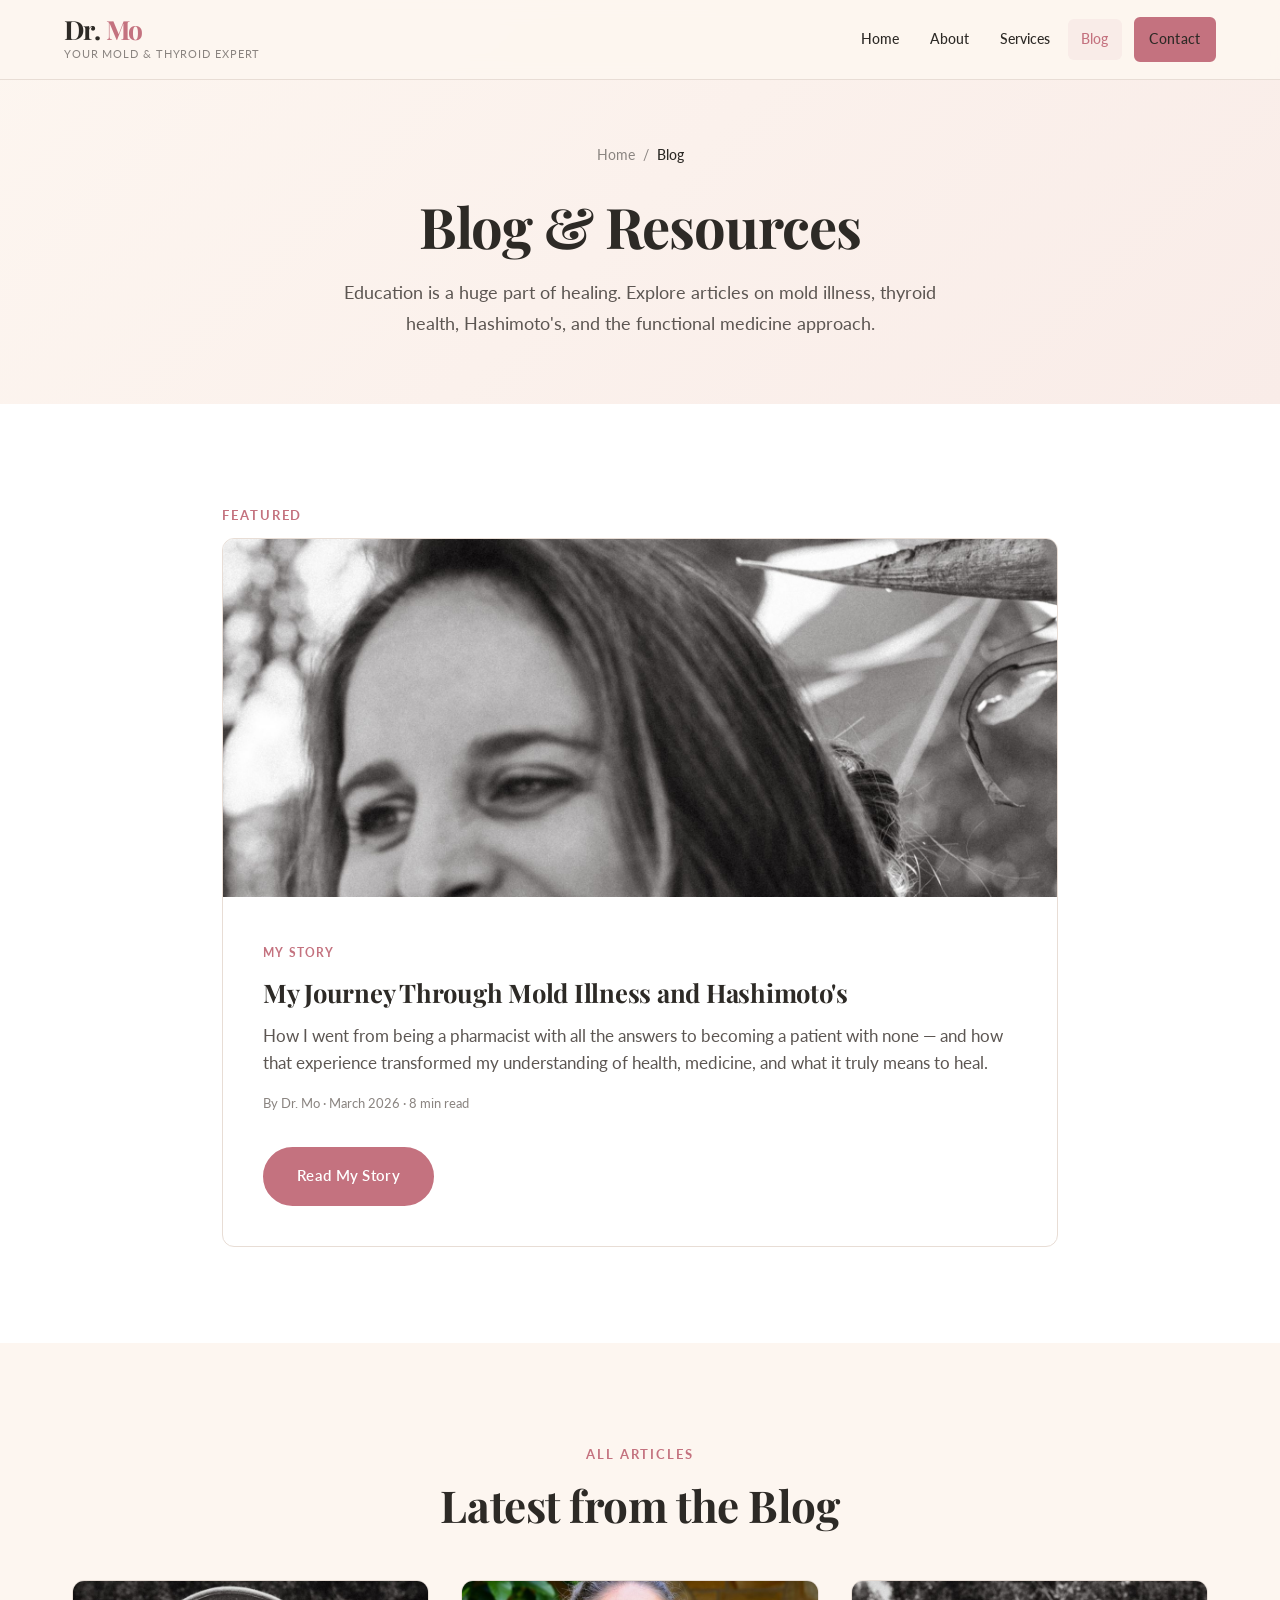
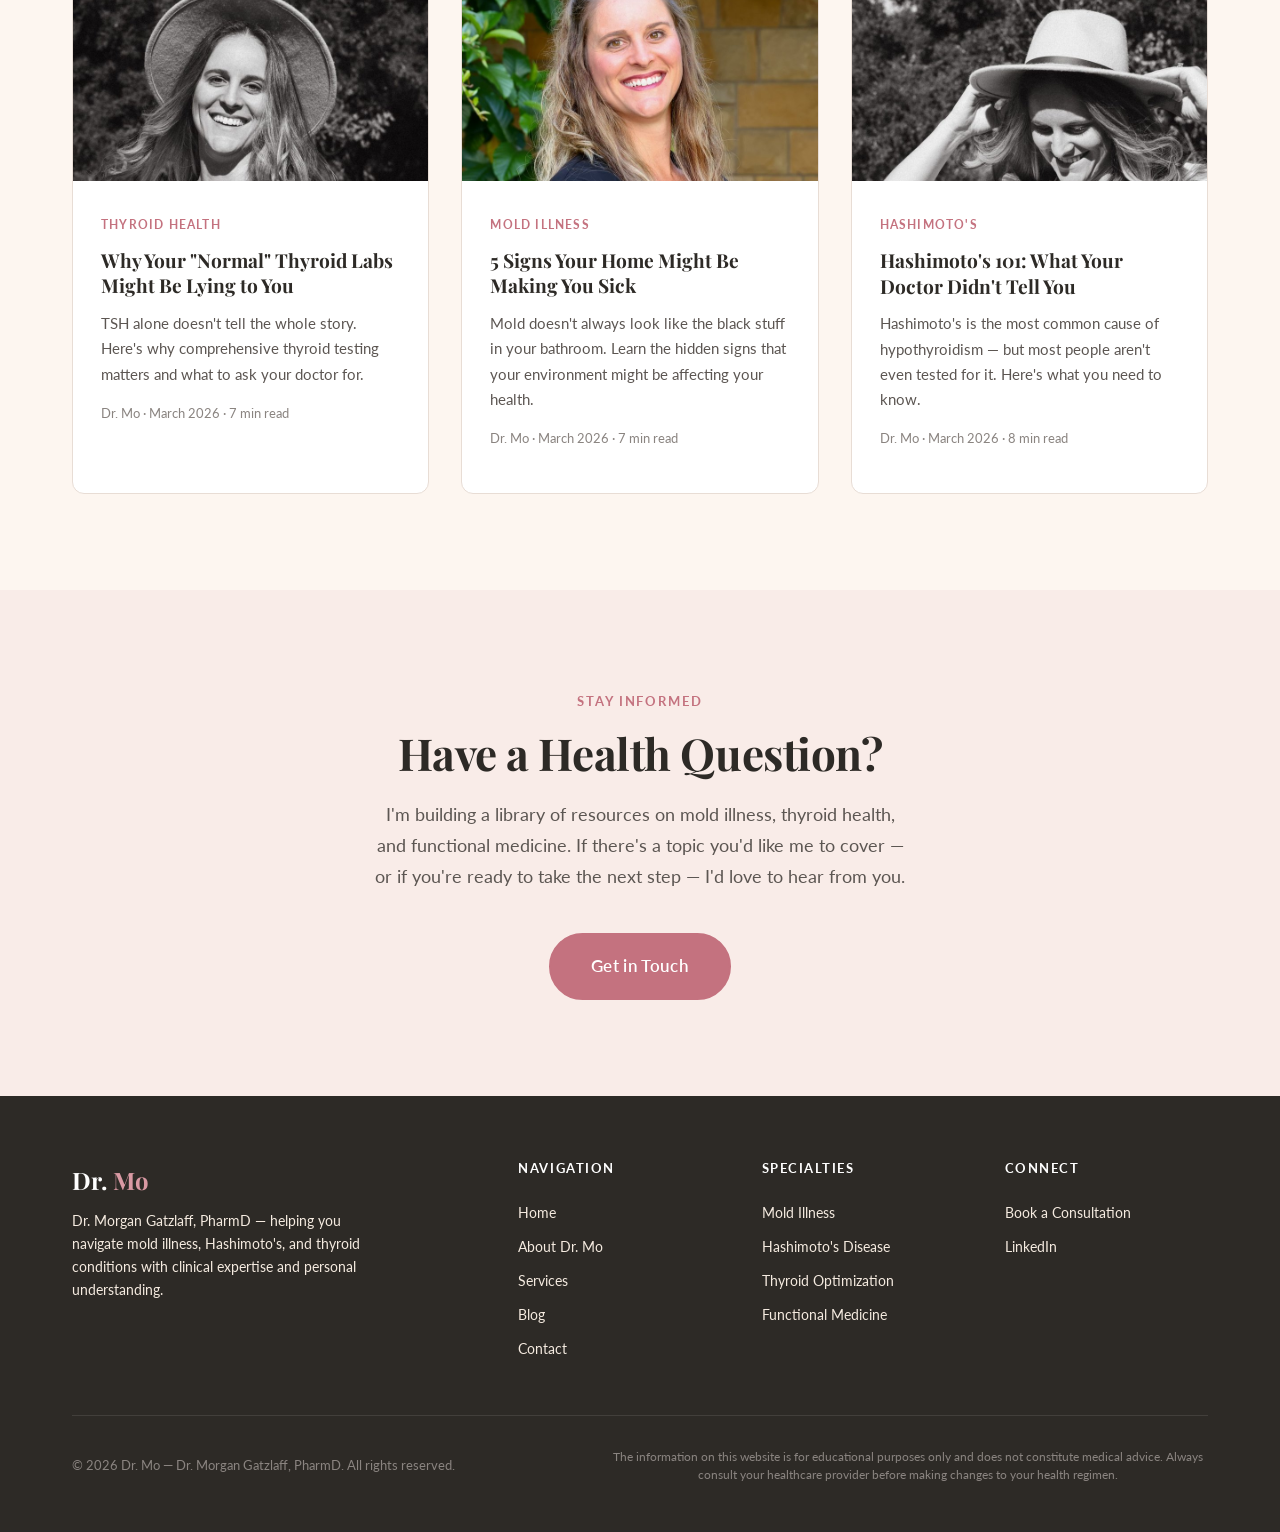
<file: blog.html>
<!DOCTYPE html>
<html lang="en">
<head>
  <meta charset="UTF-8">
  <meta name="viewport" content="width=device-width, initial-scale=1.0">
  <title>Blog | Dr. Mo — Mold Illness, Thyroid &amp; Hashimoto's Resources</title>
  <meta name="description" content="Educational articles on mold illness, Hashimoto's disease, thyroid health, and functional medicine by Dr. Morgan Gatzlaff, PharmD.">

  <!-- Open Graph -->
  <meta property="og:title" content="Blog — Dr. Mo | Mold & Thyroid Resources">
  <meta property="og:description" content="Educational articles on mold illness, Hashimoto's, thyroid health, and functional medicine.">
  <meta property="og:type" content="website">
  <meta property="og:url" content="https://doctormo.us/blog.html">
  <meta property="og:image" content="https://doctormo.us/images/dr-mo-og.jpg">

  <!-- Canonical -->
  <link rel="canonical" href="https://doctormo.us/blog.html">

  <!-- Fonts -->
  <link rel="preconnect" href="https://fonts.googleapis.com">
  <link rel="preconnect" href="https://fonts.gstatic.com" crossorigin>
  <link href="https://fonts.googleapis.com/css2?family=Playfair+Display:ital,wght@0,400;0,600;0,700;1,400&family=Lato:wght@300;400;600;700&display=swap" rel="stylesheet">

  <!-- Styles -->
  <link rel="stylesheet" href="css/styles.css">
  <link rel="icon" type="image/svg+xml" href="images/favicon.svg">

  <!-- Schema.org JSON-LD -->
  <script type="application/ld+json">
  {
    "@context": "https://schema.org",
    "@type": "BreadcrumbList",
    "itemListElement": [
      {
        "@type": "ListItem",
        "position": 1,
        "name": "Home",
        "item": "https://doctormo.us"
      },
      {
        "@type": "ListItem",
        "position": 2,
        "name": "Blog",
        "item": "https://doctormo.us/blog.html"
      }
    ]
  }
  </script>
</head>
<body>

  <!-- ========== Header ========== -->
  <header class="header" id="header">
    <div class="header__inner">
      <a href="index.html" class="header__brand" aria-label="Dr. Mo — Home">
        <div>
          <div class="header__logo-text">Dr. <span>Mo</span></div>
          <div class="header__tagline">Your Mold &amp; Thyroid Expert</div>
        </div>
      </a>
      <nav class="nav" id="nav" role="navigation" aria-label="Main navigation">
        <a href="index.html" class="nav__link">Home</a>
        <a href="about.html" class="nav__link">About</a>
        <a href="services.html" class="nav__link">Services</a>
        <a href="blog.html" class="nav__link active">Blog</a>
        <a href="contact.html" class="nav__link nav__cta btn btn--primary">Contact</a>
      </nav>
      <button class="hamburger" id="hamburger" type="button" aria-label="Toggle navigation menu" aria-expanded="false" aria-controls="nav">
        <span class="hamburger__line"></span>
        <span class="hamburger__line"></span>
        <span class="hamburger__line"></span>
      </button>
    </div>
  </header>

  <!-- ========== Page Hero ========== -->
  <section class="page-hero">
    <div class="container">
      <nav class="breadcrumb" aria-label="Breadcrumb">
        <a href="index.html">Home</a>
        <span class="breadcrumb__separator">/</span>
        <span class="breadcrumb__current">Blog</span>
      </nav>
      <h1 class="page-hero__title">Blog &amp; Resources</h1>
      <p class="page-hero__subtitle">
        Education is a huge part of healing. Explore articles on mold illness, thyroid health, Hashimoto's, and the functional medicine approach.
      </p>
    </div>
  </section>

  <!-- ========== Featured Article ========== -->
  <section class="section section--white">
    <div class="container" style="max-width: 900px;">
      <span class="section-label">Featured</span>
      <article class="blog-card fade-in" style="display: grid; grid-template-columns: 1fr; gap: 0; overflow: hidden;">
        <div class="blog-card__image" style="aspect-ratio: 21/9;">
          <img src="images/blog-mold-story.jpg" alt="Dr. Mo's journey through mold illness and Hashimoto's" width="900" height="385" loading="lazy">
        </div>
        <div class="blog-card__body" style="padding: 2.5rem;">
          <span class="blog-card__tag">My Story</span>
          <h2 class="blog-card__title" style="font-size: 1.6rem;">
            <a href="blog/my-mold-and-thyroid-journey.html">My Journey Through Mold Illness and Hashimoto's</a>
          </h2>
          <p class="blog-card__excerpt" style="font-size: 1.05rem;">
            How I went from being a pharmacist with all the answers to becoming a patient with none — and how that experience transformed my understanding of health, medicine, and what it truly means to heal.
          </p>
          <p class="blog-card__meta">By Dr. Mo &middot; March 2026 &middot; 8 min read</p>
          <a href="blog/my-mold-and-thyroid-journey.html" class="btn btn--primary" style="margin-top: 1rem;">Read My Story</a>
        </div>
      </article>
    </div>
  </section>

  <!-- ========== All Articles ========== -->
  <section class="section section--cream">
    <div class="container">
      <div class="text-center" style="margin-bottom: 3rem;">
        <span class="section-label">All Articles</span>
        <h2 class="section-heading">Latest from the Blog</h2>
      </div>

      <div class="grid-3">
        <article class="blog-card fade-in">
          <div class="blog-card__image">
            <img src="images/blog-thyroid-labs.jpg" alt="Understanding thyroid lab results" width="400" height="225" loading="lazy">
          </div>
          <div class="blog-card__body">
            <span class="blog-card__tag">Thyroid Health</span>
            <h3 class="blog-card__title">
              <a href="blog/thyroid-labs-lying-to-you.html">Why Your "Normal" Thyroid Labs Might Be Lying to You</a>
            </h3>
            <p class="blog-card__excerpt">TSH alone doesn't tell the whole story. Here's why comprehensive thyroid testing matters and what to ask your doctor for.</p>
            <p class="blog-card__meta">Dr. Mo &middot; March 2026 &middot; 7 min read</p>
          </div>
        </article>

        <article class="blog-card fade-in">
          <div class="blog-card__image">
            <img src="images/blog-mold-signs.jpg" alt="Signs of mold exposure" width="400" height="225" loading="lazy">
          </div>
          <div class="blog-card__body">
            <span class="blog-card__tag">Mold Illness</span>
            <h3 class="blog-card__title">
              <a href="blog/mold-signs-home-sick.html">5 Signs Your Home Might Be Making You Sick</a>
            </h3>
            <p class="blog-card__excerpt">Mold doesn't always look like the black stuff in your bathroom. Learn the hidden signs that your environment might be affecting your health.</p>
            <p class="blog-card__meta">Dr. Mo &middot; March 2026 &middot; 7 min read</p>
          </div>
        </article>

        <article class="blog-card fade-in">
          <div class="blog-card__image">
            <img src="images/blog-hashimotos.jpg" alt="Understanding Hashimoto's disease" width="400" height="225" loading="lazy">
          </div>
          <div class="blog-card__body">
            <span class="blog-card__tag">Hashimoto's</span>
            <h3 class="blog-card__title">
              <a href="blog/hashimotos-101.html">Hashimoto's 101: What Your Doctor Didn't Tell You</a>
            </h3>
            <p class="blog-card__excerpt">Hashimoto's is the most common cause of hypothyroidism — but most people aren't even tested for it. Here's what you need to know.</p>
            <p class="blog-card__meta">Dr. Mo &middot; March 2026 &middot; 8 min read</p>
          </div>
        </article>
      </div>
    </div>
  </section>

  <!-- ========== Newsletter CTA ========== -->
  <section class="section section--pink">
    <div class="container text-center" style="max-width: 600px;">
      <span class="section-label">Stay Informed</span>
      <h2 class="section-heading">Have a Health Question?</h2>
      <p class="section-subtext">
        I'm building a library of resources on mold illness, thyroid health, and functional medicine. If there's a topic you'd like me to cover — or if you're ready to take the next step — I'd love to hear from you.
      </p>
      <a href="contact.html" class="btn btn--primary btn--lg" style="margin-top: 1.5rem;">Get in Touch</a>
    </div>
  </section>

  <!-- ========== Footer ========== -->
  <footer class="footer">
    <div class="container">
      <div class="footer__grid">
        <div>
          <div class="footer__brand-name">Dr. <span>Mo</span></div>
          <p class="footer__brand-text">
            Dr. Morgan Gatzlaff, PharmD — helping you navigate mold illness, Hashimoto's, and thyroid conditions with clinical expertise and personal understanding.
          </p>
        </div>
        <div>
          <h4 class="footer__heading">Navigation</h4>
          <a href="index.html" class="footer__link">Home</a>
          <a href="about.html" class="footer__link">About Dr. Mo</a>
          <a href="services.html" class="footer__link">Services</a>
          <a href="blog.html" class="footer__link">Blog</a>
          <a href="contact.html" class="footer__link">Contact</a>
        </div>
        <div>
          <h4 class="footer__heading">Specialties</h4>
          <a href="services.html" class="footer__link">Mold Illness</a>
          <a href="services.html" class="footer__link">Hashimoto's Disease</a>
          <a href="services.html" class="footer__link">Thyroid Optimization</a>
          <a href="services.html" class="footer__link">Functional Medicine</a>
        </div>
        <div>
          <h4 class="footer__heading">Connect</h4>
          <a href="contact.html" class="footer__link">Book a Consultation</a>
          <a href="https://www.linkedin.com/in/morgan-gatzlaff-pharmd" class="footer__link" target="_blank" rel="noopener">LinkedIn</a>
        </div>
      </div>
      <div class="footer__bottom">
        <p class="footer__copyright">&copy; 2026 Dr. Mo — Dr. Morgan Gatzlaff, PharmD. All rights reserved.</p>
        <p class="footer__disclaimer">
          The information on this website is for educational purposes only and does not constitute medical advice. Always consult your healthcare provider before making changes to your health regimen.
        </p>
      </div>
    </div>
  </footer>

  <script src="js/main.js"></script>
</body>
</html>
</file>
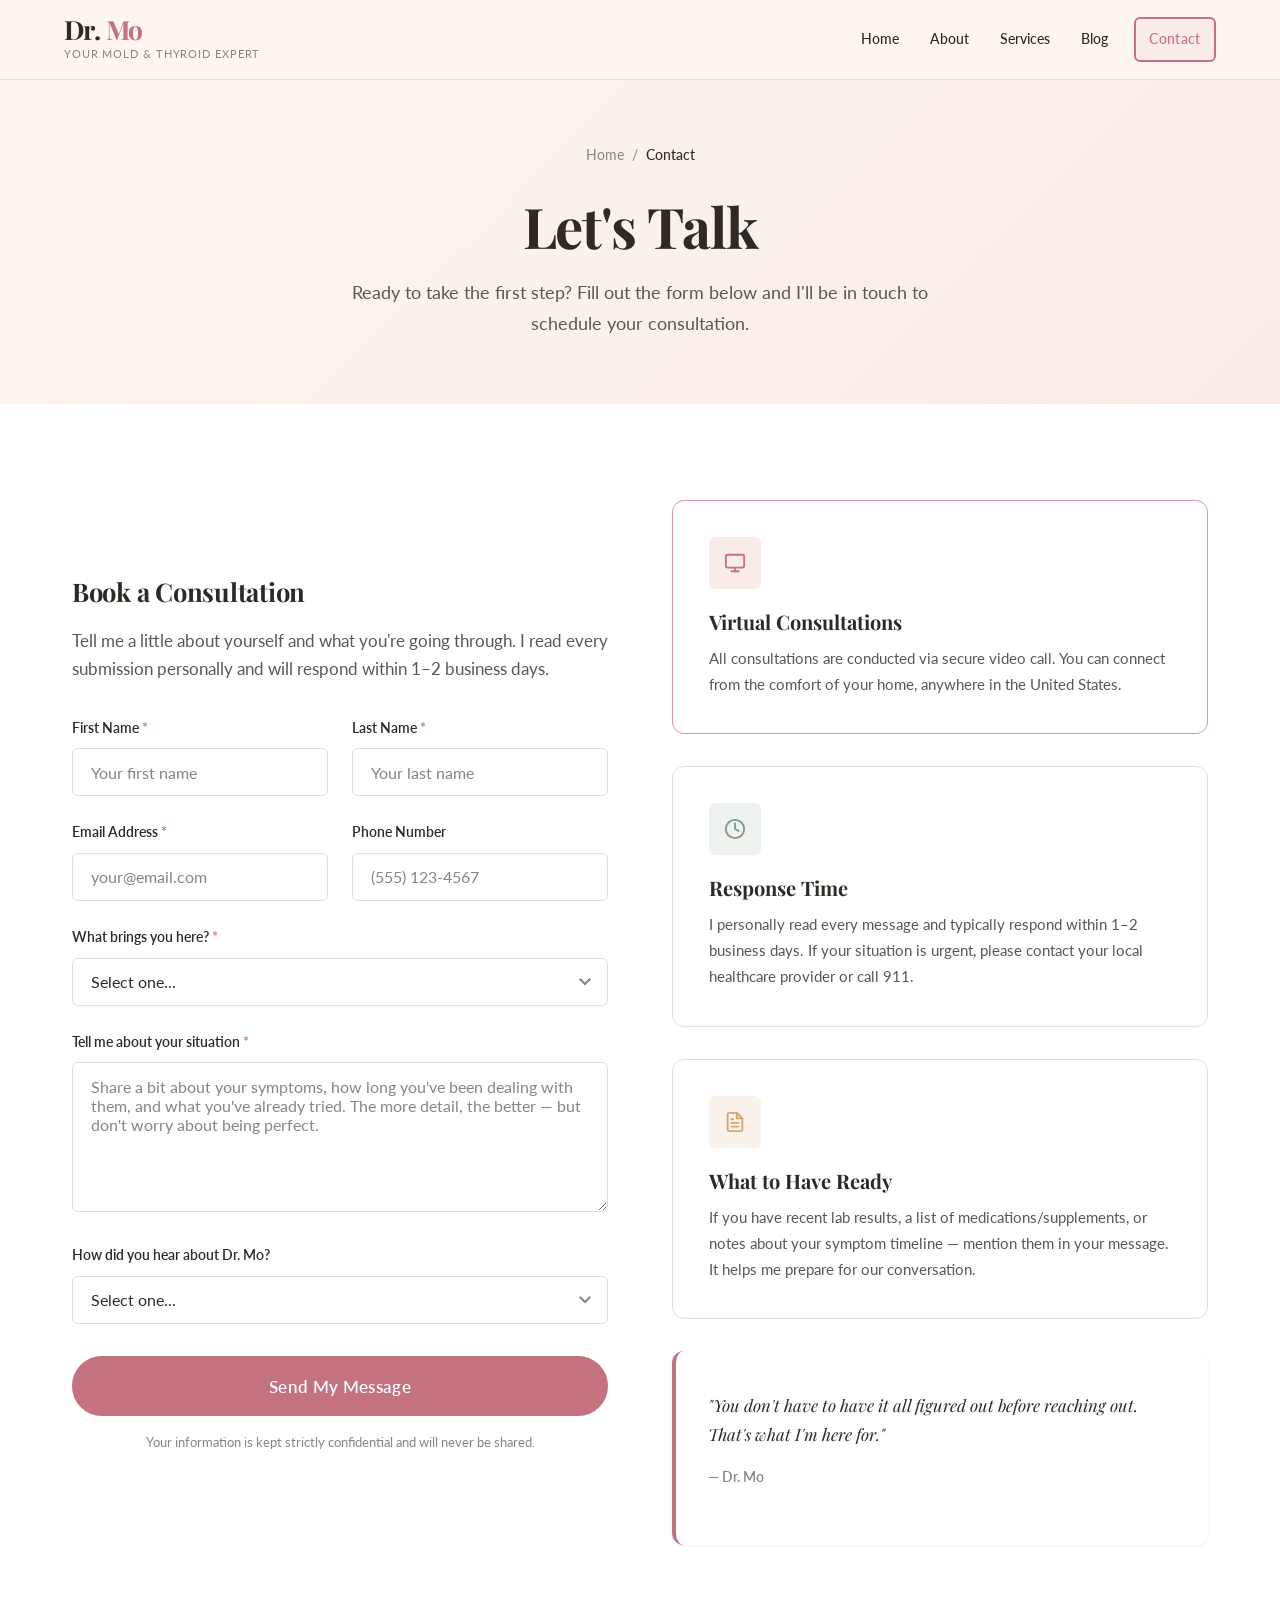
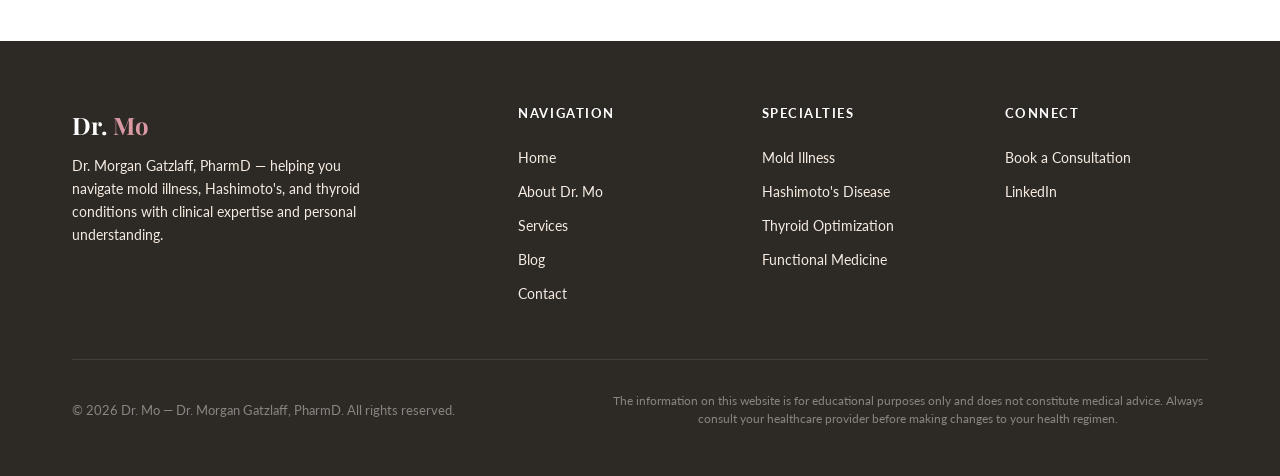
<file: contact.html>
<!DOCTYPE html>
<html lang="en">
<head>
  <meta charset="UTF-8">
  <meta name="viewport" content="width=device-width, initial-scale=1.0">
  <title>Contact Dr. Mo | Book a Consultation — Mold &amp; Thyroid Expert</title>
  <meta name="description" content="Book a virtual consultation with Dr. Morgan Gatzlaff, PharmD. Get personalized help with mold illness, Hashimoto's disease, and thyroid conditions.">

  <!-- Open Graph -->
  <meta property="og:title" content="Contact Dr. Mo — Book a Consultation">
  <meta property="og:description" content="Book a virtual consultation for mold illness, Hashimoto's, and thyroid health support.">
  <meta property="og:type" content="website">
  <meta property="og:url" content="https://doctormo.us/contact.html">
  <meta property="og:image" content="https://doctormo.us/images/dr-mo-og.jpg">

  <!-- Canonical -->
  <link rel="canonical" href="https://doctormo.us/contact.html">

  <!-- Fonts -->
  <link rel="preconnect" href="https://fonts.googleapis.com">
  <link rel="preconnect" href="https://fonts.gstatic.com" crossorigin>
  <link href="https://fonts.googleapis.com/css2?family=Playfair+Display:ital,wght@0,400;0,600;0,700;1,400&family=Lato:wght@300;400;600;700&display=swap" rel="stylesheet">

  <!-- Styles -->
  <link rel="stylesheet" href="css/styles.css">
  <link rel="icon" type="image/svg+xml" href="images/favicon.svg">

  <!-- Schema.org JSON-LD -->
  <script type="application/ld+json">
  {
    "@context": "https://schema.org",
    "@graph": [
      {
        "@type": "ContactPage",
        "name": "Contact Dr. Mo",
        "description": "Book a virtual consultation with Dr. Morgan Gatzlaff, PharmD for mold illness, Hashimoto's, and thyroid health support.",
        "url": "https://doctormo.us/contact.html",
        "mainEntity": {
          "@type": "Person",
          "name": "Dr. Morgan Gatzlaff",
          "jobTitle": "Doctor of Pharmacy",
          "url": "https://doctormo.us/about.html"
        }
      },
      {
        "@type": "BreadcrumbList",
        "itemListElement": [
          {
            "@type": "ListItem",
            "position": 1,
            "name": "Home",
            "item": "https://doctormo.us"
          },
          {
            "@type": "ListItem",
            "position": 2,
            "name": "Contact",
            "item": "https://doctormo.us/contact.html"
          }
        ]
      }
    ]
  }
  </script>
</head>
<body>

  <!-- ========== Header ========== -->
  <header class="header" id="header">
    <div class="header__inner">
      <a href="index.html" class="header__brand" aria-label="Dr. Mo — Home">
        <div>
          <div class="header__logo-text">Dr. <span>Mo</span></div>
          <div class="header__tagline">Your Mold &amp; Thyroid Expert</div>
        </div>
      </a>
      <nav class="nav" id="nav" role="navigation" aria-label="Main navigation">
        <a href="index.html" class="nav__link">Home</a>
        <a href="about.html" class="nav__link">About</a>
        <a href="services.html" class="nav__link">Services</a>
        <a href="blog.html" class="nav__link">Blog</a>
        <a href="contact.html" class="nav__link nav__cta btn btn--primary active">Contact</a>
      </nav>
      <button class="hamburger" id="hamburger" type="button" aria-label="Toggle navigation menu" aria-expanded="false" aria-controls="nav">
        <span class="hamburger__line"></span>
        <span class="hamburger__line"></span>
        <span class="hamburger__line"></span>
      </button>
    </div>
  </header>

  <!-- ========== Page Hero ========== -->
  <section class="page-hero">
    <div class="container">
      <nav class="breadcrumb" aria-label="Breadcrumb">
        <a href="index.html">Home</a>
        <span class="breadcrumb__separator">/</span>
        <span class="breadcrumb__current">Contact</span>
      </nav>
      <h1 class="page-hero__title">Let's Talk</h1>
      <p class="page-hero__subtitle">
        Ready to take the first step? Fill out the form below and I'll be in touch to schedule your consultation.
      </p>
    </div>
  </section>

  <!-- ========== Contact Form ========== -->
  <section class="section section--white">
    <div class="container">
      <div class="grid-2" style="gap: 4rem;">

        <!-- Form -->
        <div class="fade-in">
          <h2 class="section-heading" style="font-size: 1.6rem;">Book a Consultation</h2>
          <p style="color: var(--color-text-light); margin-bottom: 2rem;">
            Tell me a little about yourself and what you're going through. I read every submission personally and will respond within 1–2 business days.
          </p>

          <form id="contact-form" action="https://formspree.io/f/mnjgkbad" method="POST" novalidate>
            <!-- Honeypot for spam -->
            <input type="text" name="_gotcha" style="display:none" tabindex="-1" autocomplete="off">

            <div class="form-row">
              <div class="form-group">
                <label for="first-name" class="form-label">First Name <span style="color: var(--color-primary);">*</span></label>
                <input type="text" id="first-name" name="firstName" class="form-input" required placeholder="Your first name" autocomplete="given-name">
              </div>
              <div class="form-group">
                <label for="last-name" class="form-label">Last Name <span style="color: var(--color-primary);">*</span></label>
                <input type="text" id="last-name" name="lastName" class="form-input" required placeholder="Your last name" autocomplete="family-name">
              </div>
            </div>

            <div class="form-row">
              <div class="form-group">
                <label for="email" class="form-label">Email Address <span style="color: var(--color-primary);">*</span></label>
                <input type="email" id="email" name="email" class="form-input" required placeholder="your@email.com" autocomplete="email">
              </div>
              <div class="form-group">
                <label for="phone" class="form-label">Phone Number</label>
                <input type="tel" id="phone" name="phone" class="form-input" placeholder="(555) 123-4567" autocomplete="tel">
              </div>
            </div>

            <div class="form-group">
              <label for="interest" class="form-label">What brings you here? <span style="color: var(--color-primary);">*</span></label>
              <select id="interest" name="interest" class="form-select" required>
                <option value="" disabled selected>Select one...</option>
                <option value="mold-illness">Mold Illness / Mold Exposure</option>
                <option value="hashimotos">Hashimoto's Disease</option>
                <option value="thyroid">Thyroid Issues / Optimization</option>
                <option value="lab-review">Lab Review & Interpretation</option>
                <option value="supplement-guidance">Supplement Guidance</option>
                <option value="general">General Question</option>
                <option value="other">Other</option>
              </select>
            </div>

            <div class="form-group">
              <label for="message" class="form-label">Tell me about your situation <span style="color: var(--color-primary);">*</span></label>
              <textarea id="message" name="message" class="form-textarea" required placeholder="Share a bit about your symptoms, how long you've been dealing with them, and what you've already tried. The more detail, the better — but don't worry about being perfect."></textarea>
            </div>

            <div class="form-group">
              <label for="heard-about" class="form-label">How did you hear about Dr. Mo?</label>
              <select id="heard-about" name="heardAbout" class="form-select">
                <option value="" disabled selected>Select one...</option>
                <option value="google">Google Search</option>
                <option value="social-media">Social Media</option>
                <option value="friend-referral">Friend / Family Referral</option>
                <option value="doctor-referral">Doctor Referral</option>
                <option value="blog">Blog Article</option>
                <option value="other">Other</option>
              </select>
            </div>

            <!-- Formspree redirect -->
            <input type="hidden" name="_next" value="https://doctormo.us/contact.html?submitted=true">
            <input type="hidden" name="_subject" value="New Consultation Request — doctormo.us">

            <button type="submit" class="btn btn--primary btn--lg" id="submit-btn" style="width: 100%; margin-top: 0.5rem;">
              Send My Message
            </button>

            <p style="font-size: 0.8rem; color: var(--color-text-muted); margin-top: 1rem; text-align: center;">
              Your information is kept strictly confidential and will never be shared.
            </p>
          </form>

          <!-- Success message (hidden by default) -->
          <div id="form-success" style="display: none; text-align: center; padding: 3rem 1.5rem;">
            <div style="font-size: 3rem; margin-bottom: 1rem;">
              <svg width="56" height="56" viewBox="0 0 24 24" fill="none" stroke="var(--color-secondary)" stroke-width="2" stroke-linecap="round" stroke-linejoin="round"><path d="M22 11.08V12a10 10 0 1 1-5.93-9.14"/><polyline points="22 4 12 14.01 9 11.01"/></svg>
            </div>
            <h3 style="font-family: var(--font-heading); font-size: 1.5rem; margin-bottom: 0.75rem;">Message Received!</h3>
            <p style="color: var(--color-text-light); max-width: 440px; margin: 0 auto;">
              Thank you for reaching out. I'll review your message and get back to you within 1–2 business days. I'm looking forward to hearing your story.
            </p>
            <p style="margin-top: 1.5rem;">
              <a href="index.html" class="btn btn--secondary">Back to Home</a>
            </p>
          </div>
        </div>

        <!-- Sidebar Info -->
        <div class="fade-in">
          <div class="card" style="margin-bottom: 2rem; border-color: var(--color-primary-light);">
            <div class="card__icon">
              <svg width="22" height="22" viewBox="0 0 24 24" fill="none" stroke="currentColor" stroke-width="2" stroke-linecap="round" stroke-linejoin="round"><rect x="2" y="3" width="20" height="14" rx="2" ry="2"/><line x1="8" y1="21" x2="16" y2="21"/><line x1="12" y1="17" x2="12" y2="21"/></svg>
            </div>
            <h3 class="card__title">Virtual Consultations</h3>
            <p class="card__text">All consultations are conducted via secure video call. You can connect from the comfort of your home, anywhere in the United States.</p>
          </div>

          <div class="card" style="margin-bottom: 2rem;">
            <div class="card__icon" style="background-color: rgba(122,158,126,0.12); color: var(--color-secondary);">
              <svg width="22" height="22" viewBox="0 0 24 24" fill="none" stroke="currentColor" stroke-width="2" stroke-linecap="round" stroke-linejoin="round"><circle cx="12" cy="12" r="10"/><polyline points="12 6 12 12 16 14"/></svg>
            </div>
            <h3 class="card__title">Response Time</h3>
            <p class="card__text">I personally read every message and typically respond within 1–2 business days. If your situation is urgent, please contact your local healthcare provider or call 911.</p>
          </div>

          <div class="card" style="margin-bottom: 2rem;">
            <div class="card__icon" style="background-color: rgba(212,165,116,0.15); color: var(--color-gold);">
              <svg width="22" height="22" viewBox="0 0 24 24" fill="none" stroke="currentColor" stroke-width="2" stroke-linecap="round" stroke-linejoin="round"><path d="M14 2H6a2 2 0 0 0-2 2v16a2 2 0 0 0 2 2h12a2 2 0 0 0 2-2V8z"/><polyline points="14 2 14 8 20 8"/><line x1="16" y1="13" x2="8" y2="13"/><line x1="16" y1="17" x2="8" y2="17"/><polyline points="10 9 9 9 8 9"/></svg>
            </div>
            <h3 class="card__title">What to Have Ready</h3>
            <p class="card__text">If you have recent lab results, a list of medications/supplements, or notes about your symptom timeline — mention them in your message. It helps me prepare for our conversation.</p>
          </div>

          <div class="quote-block" style="margin-top: 2rem;">
            <p class="quote-block__text" style="font-size: 1.05rem;">
              "You don't have to have it all figured out before reaching out. That's what I'm here for."
            </p>
            <p class="quote-block__attribution">— Dr. Mo</p>
          </div>
        </div>

      </div>
    </div>
  </section>

  <!-- ========== Footer ========== -->
  <footer class="footer">
    <div class="container">
      <div class="footer__grid">
        <div>
          <div class="footer__brand-name">Dr. <span>Mo</span></div>
          <p class="footer__brand-text">
            Dr. Morgan Gatzlaff, PharmD — helping you navigate mold illness, Hashimoto's, and thyroid conditions with clinical expertise and personal understanding.
          </p>
        </div>
        <div>
          <h4 class="footer__heading">Navigation</h4>
          <a href="index.html" class="footer__link">Home</a>
          <a href="about.html" class="footer__link">About Dr. Mo</a>
          <a href="services.html" class="footer__link">Services</a>
          <a href="blog.html" class="footer__link">Blog</a>
          <a href="contact.html" class="footer__link">Contact</a>
        </div>
        <div>
          <h4 class="footer__heading">Specialties</h4>
          <a href="services.html" class="footer__link">Mold Illness</a>
          <a href="services.html" class="footer__link">Hashimoto's Disease</a>
          <a href="services.html" class="footer__link">Thyroid Optimization</a>
          <a href="services.html" class="footer__link">Functional Medicine</a>
        </div>
        <div>
          <h4 class="footer__heading">Connect</h4>
          <a href="contact.html" class="footer__link">Book a Consultation</a>
          <a href="https://www.linkedin.com/in/morgan-gatzlaff-pharmd" class="footer__link" target="_blank" rel="noopener">LinkedIn</a>
        </div>
      </div>
      <div class="footer__bottom">
        <p class="footer__copyright">&copy; 2026 Dr. Mo — Dr. Morgan Gatzlaff, PharmD. All rights reserved.</p>
        <p class="footer__disclaimer">
          The information on this website is for educational purposes only and does not constitute medical advice. Always consult your healthcare provider before making changes to your health regimen.
        </p>
      </div>
    </div>
  </footer>

  <script src="js/main.js"></script>
</body>
</html>
</file>
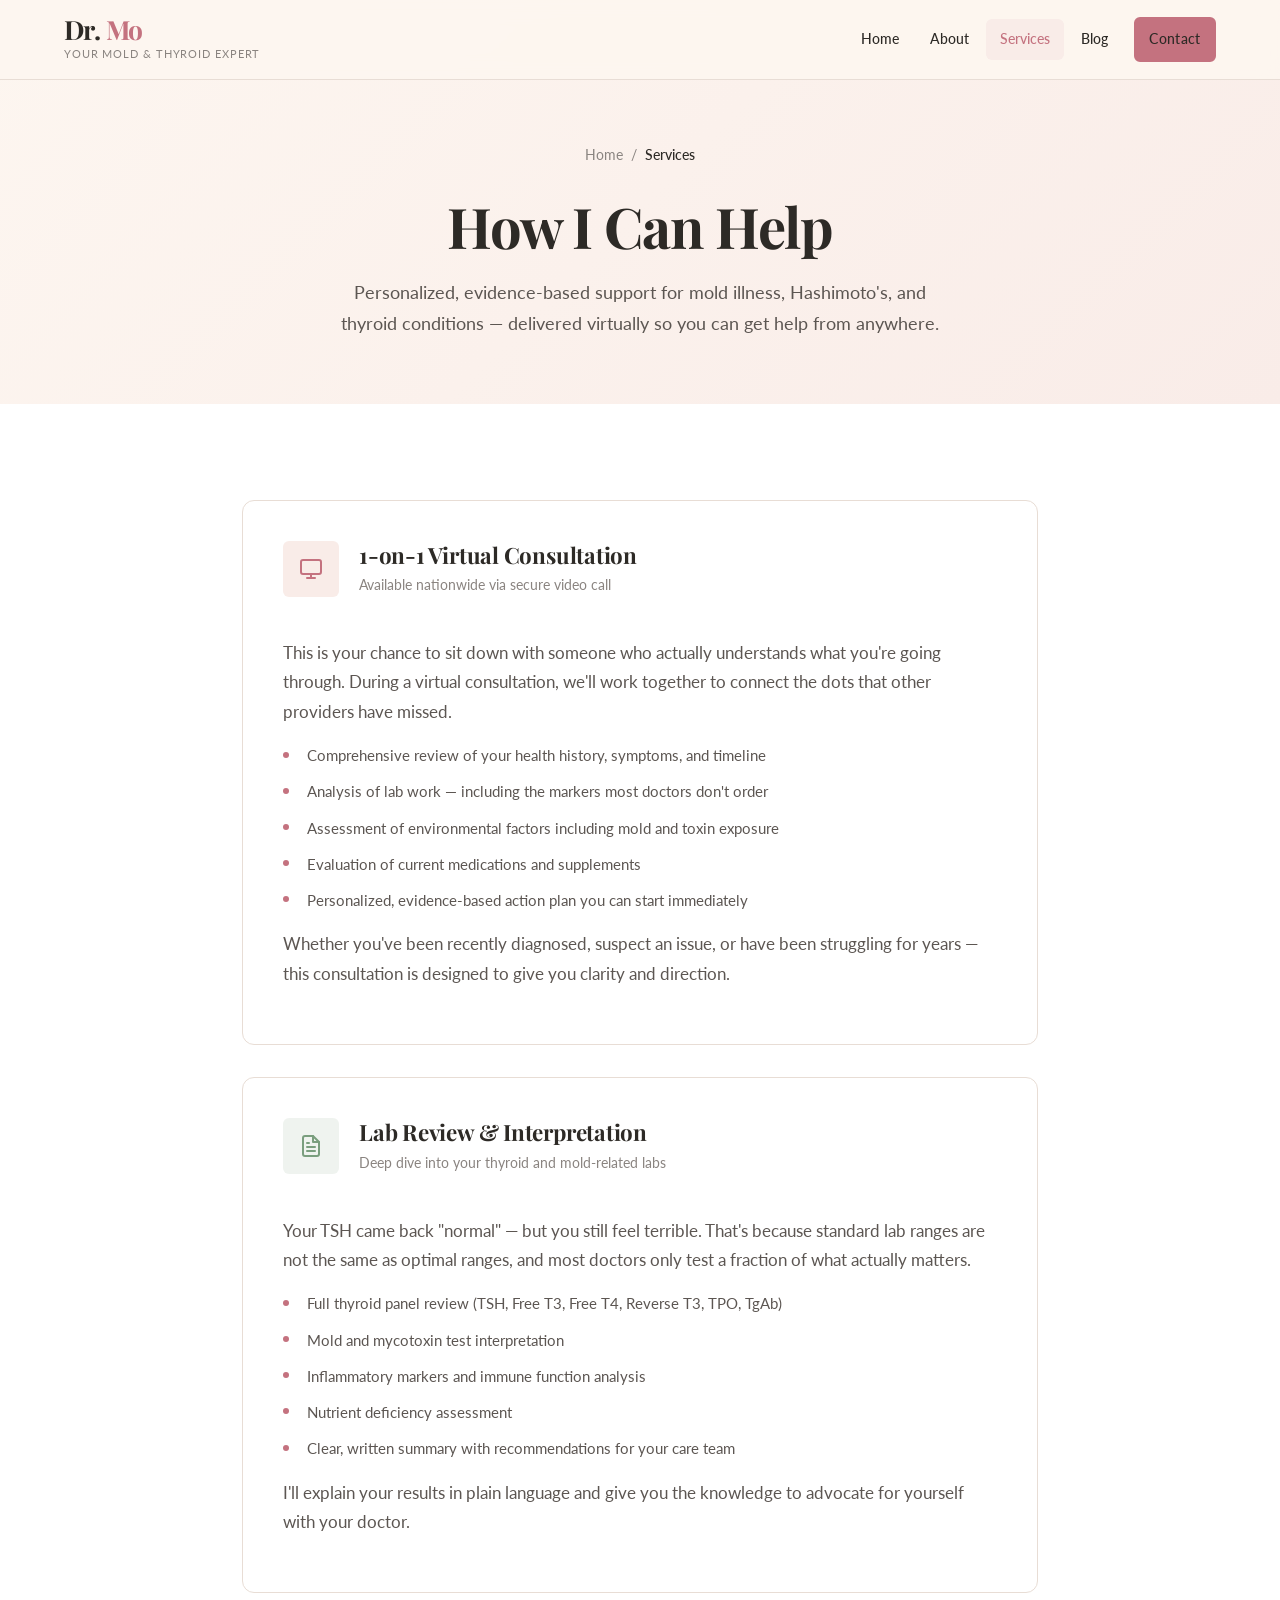
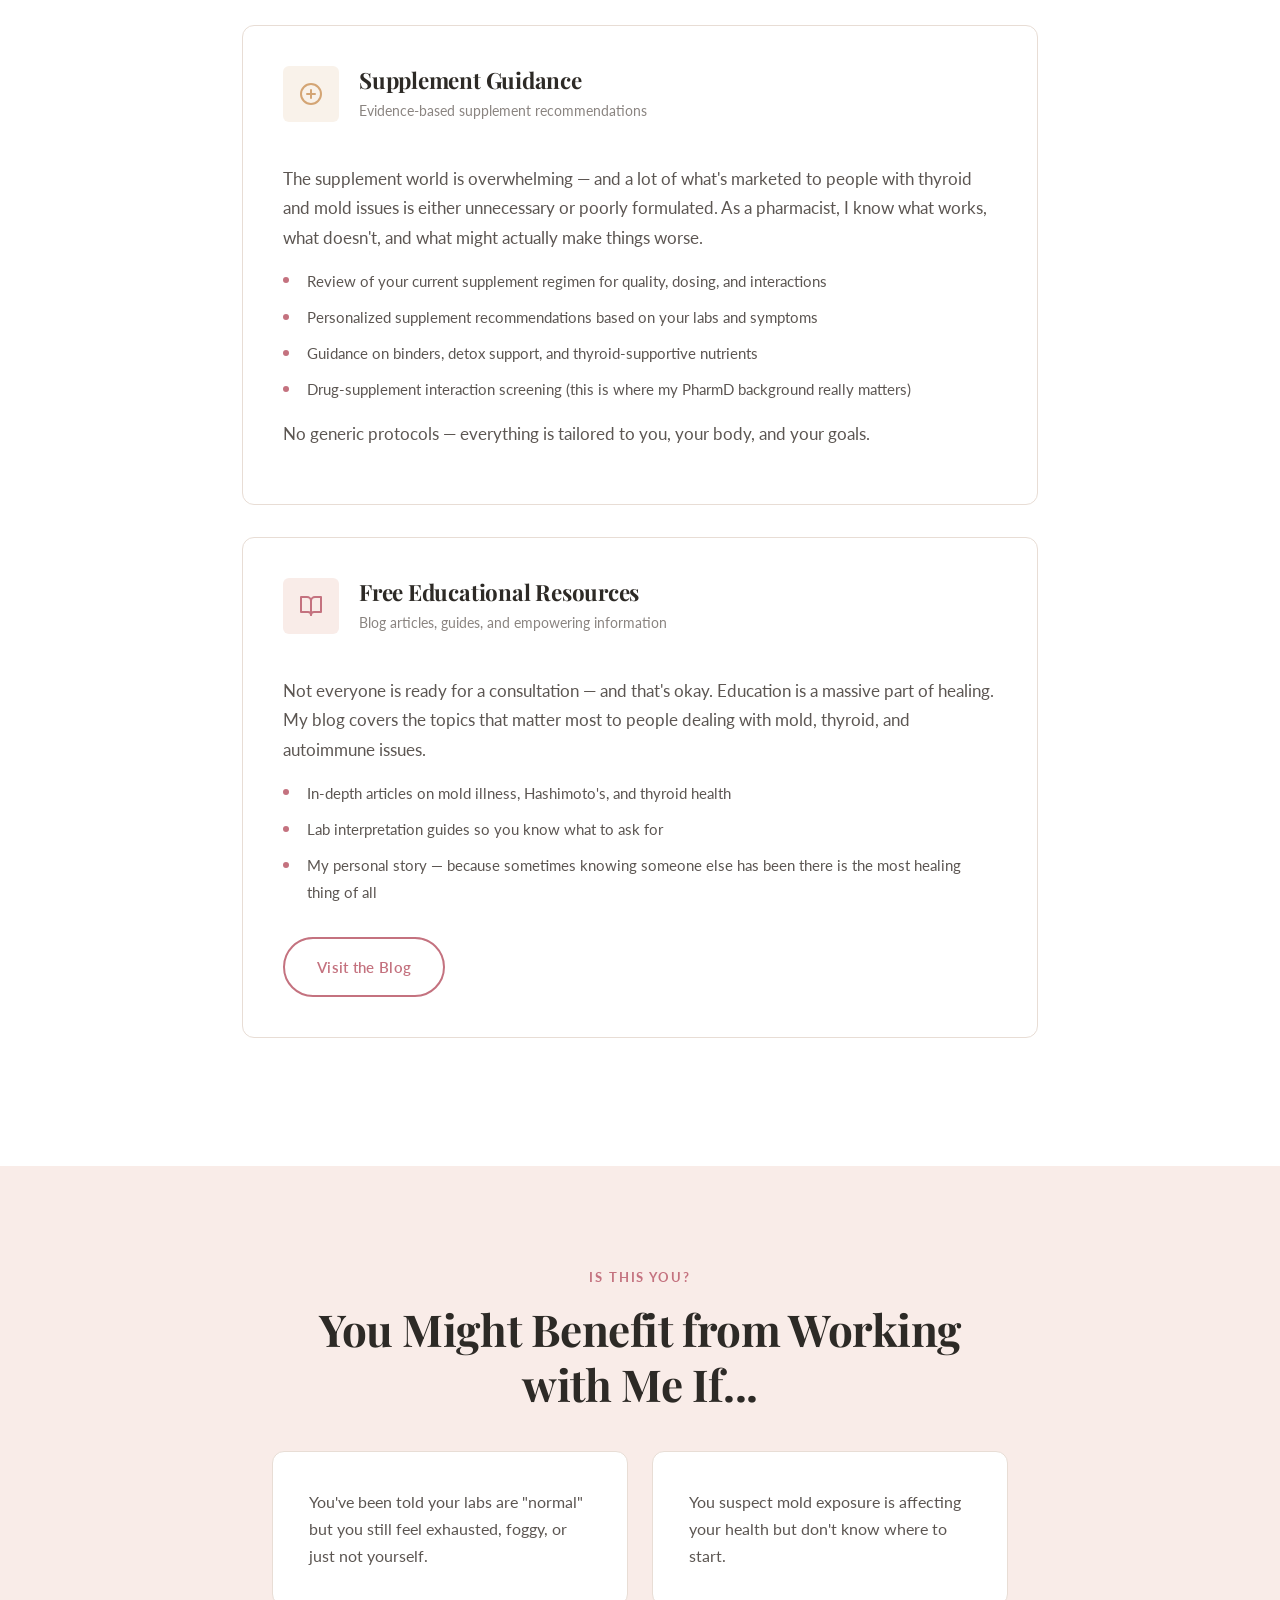
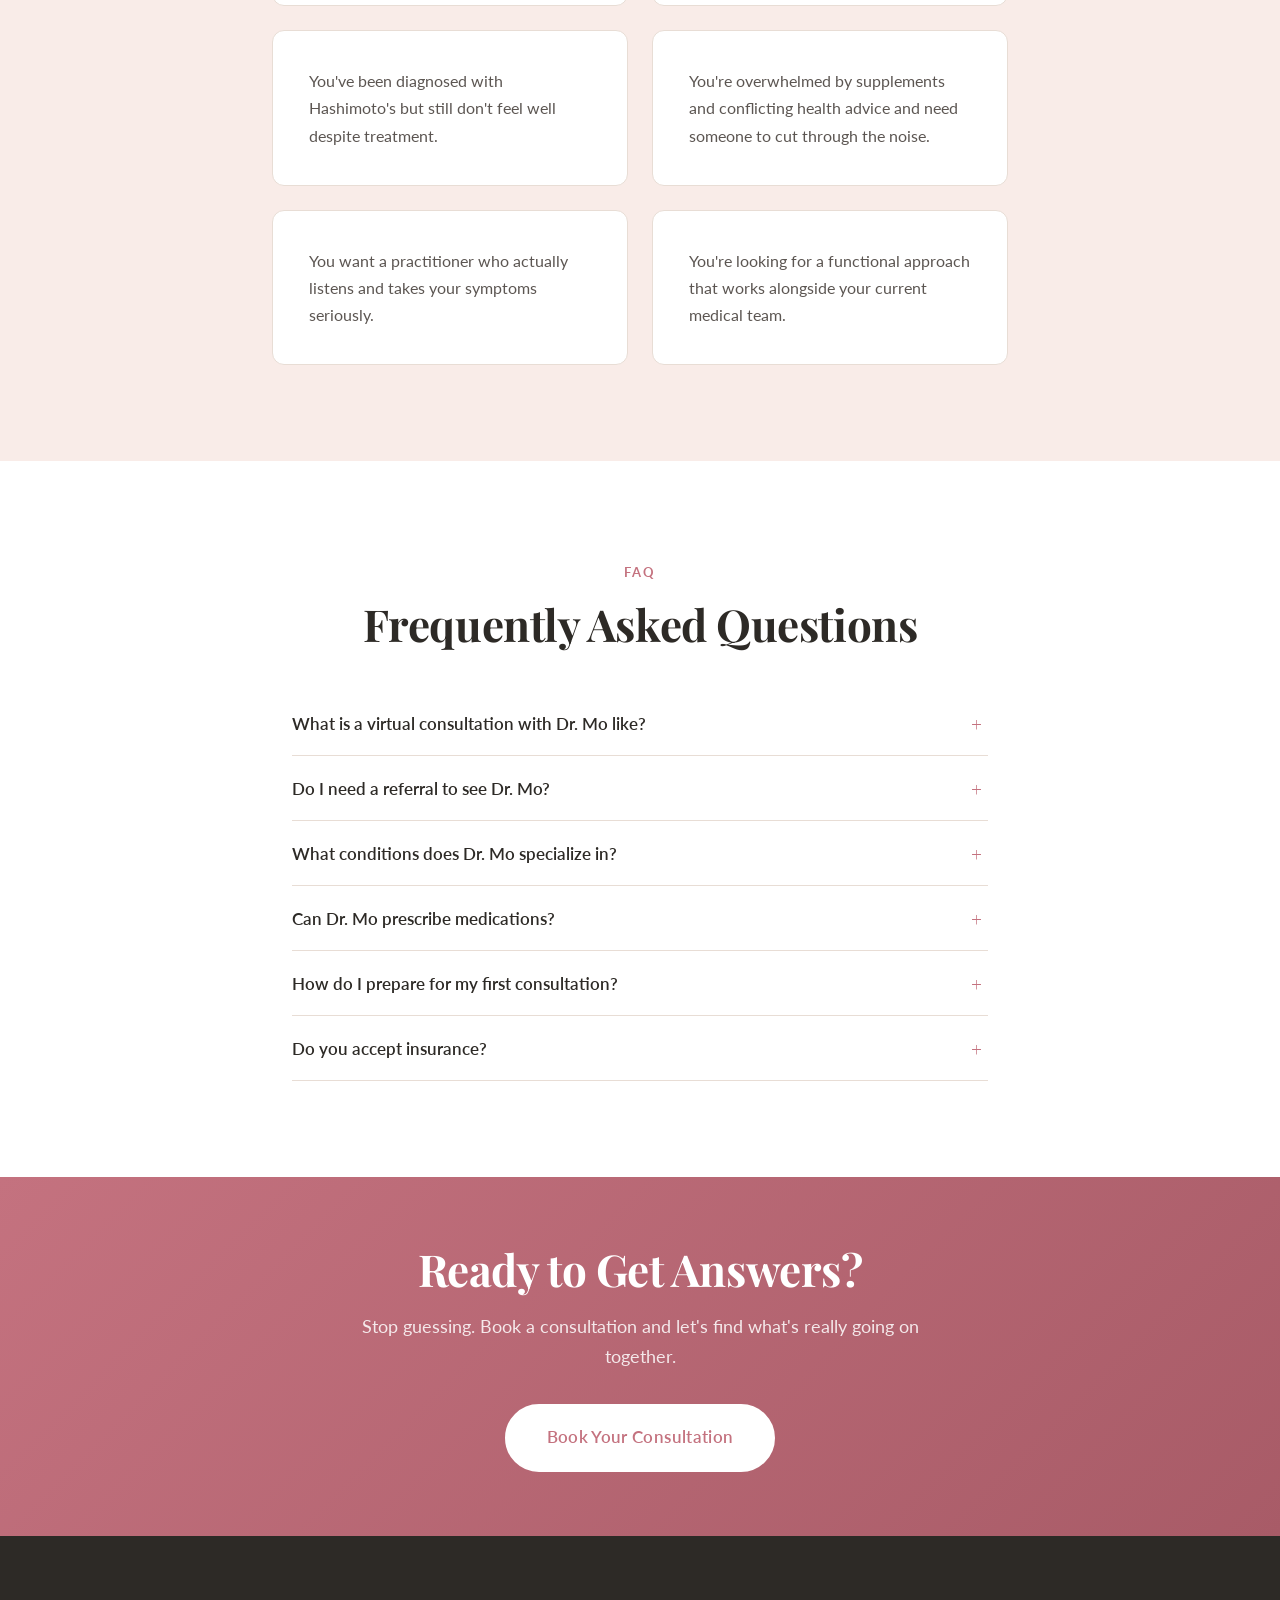
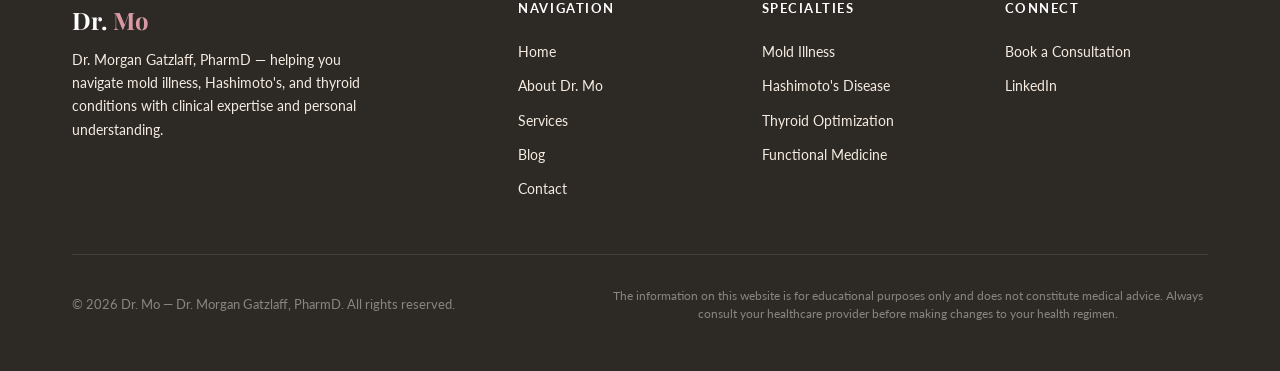
<file: services.html>
<!DOCTYPE html>
<html lang="en">
<head>
  <meta charset="UTF-8">
  <meta name="viewport" content="width=device-width, initial-scale=1.0">
  <title>Services | Dr. Mo — Mold Illness, Hashimoto's &amp; Thyroid Consultations</title>
  <meta name="description" content="Virtual consultations for mold illness, Hashimoto's disease, and thyroid optimization. Dr. Mo offers personalized, evidence-based functional medicine support.">

  <!-- Open Graph -->
  <meta property="og:title" content="Services — Dr. Mo | Mold & Thyroid Consultations">
  <meta property="og:description" content="Virtual consultations for mold illness, Hashimoto's, and thyroid health. Personalized, evidence-based care.">
  <meta property="og:type" content="website">
  <meta property="og:url" content="https://doctormo.us/services.html">
  <meta property="og:image" content="https://doctormo.us/images/dr-mo-og.jpg">

  <!-- Canonical -->
  <link rel="canonical" href="https://doctormo.us/services.html">

  <!-- Fonts -->
  <link rel="preconnect" href="https://fonts.googleapis.com">
  <link rel="preconnect" href="https://fonts.gstatic.com" crossorigin>
  <link href="https://fonts.googleapis.com/css2?family=Playfair+Display:ital,wght@0,400;0,600;0,700;1,400&family=Lato:wght@300;400;600;700&display=swap" rel="stylesheet">

  <!-- Styles -->
  <link rel="stylesheet" href="css/styles.css">
  <link rel="icon" type="image/svg+xml" href="images/favicon.svg">

  <!-- Schema.org JSON-LD -->
  <script type="application/ld+json">
  {
    "@context": "https://schema.org",
    "@graph": [
      {
        "@type": "BreadcrumbList",
        "itemListElement": [
          {
            "@type": "ListItem",
            "position": 1,
            "name": "Home",
            "item": "https://doctormo.us"
          },
          {
            "@type": "ListItem",
            "position": 2,
            "name": "Services",
            "item": "https://doctormo.us/services.html"
          }
        ]
      },
      {
        "@type": "FAQPage",
        "mainEntity": [
          {
            "@type": "Question",
            "name": "What is a virtual consultation with Dr. Mo like?",
            "acceptedAnswer": {
              "@type": "Answer",
              "text": "Virtual consultations are conducted via secure video call. During your session, Dr. Mo will review your health history, lab work, symptoms, and environmental factors. You'll receive a personalized assessment and an actionable plan tailored to your specific situation."
            }
          },
          {
            "@type": "Question",
            "name": "Do I need a referral to see Dr. Mo?",
            "acceptedAnswer": {
              "@type": "Answer",
              "text": "No referral is needed. You can book directly through the contact form. Dr. Mo works alongside your existing healthcare team — she doesn't replace your primary care provider but adds a specialized perspective they may not offer."
            }
          },
          {
            "@type": "Question",
            "name": "What conditions does Dr. Mo specialize in?",
            "acceptedAnswer": {
              "@type": "Answer",
              "text": "Dr. Mo specializes in mold illness (CIRS/biotoxin illness), Hashimoto's disease, thyroid optimization, and the connections between environmental exposures and autoimmune conditions. She takes a functional medicine approach to identify root causes."
            }
          },
          {
            "@type": "Question",
            "name": "Can Dr. Mo prescribe medications?",
            "acceptedAnswer": {
              "@type": "Answer",
              "text": "As a Doctor of Pharmacy, Dr. Mo provides expert medication management guidance, supplement recommendations, and can work with your prescribing physician to optimize your treatment plan. Prescribing authority varies by state."
            }
          },
          {
            "@type": "Question",
            "name": "How do I prepare for my first consultation?",
            "acceptedAnswer": {
              "@type": "Answer",
              "text": "Gather any recent lab work (especially thyroid panels), a list of current medications and supplements, and notes about your symptoms and health timeline. The more information you can provide, the more productive our session will be."
            }
          }
        ]
      }
    ]
  }
  </script>
</head>
<body>

  <!-- ========== Header ========== -->
  <header class="header" id="header">
    <div class="header__inner">
      <a href="index.html" class="header__brand" aria-label="Dr. Mo — Home">
        <div>
          <div class="header__logo-text">Dr. <span>Mo</span></div>
          <div class="header__tagline">Your Mold &amp; Thyroid Expert</div>
        </div>
      </a>
      <nav class="nav" id="nav" role="navigation" aria-label="Main navigation">
        <a href="index.html" class="nav__link">Home</a>
        <a href="about.html" class="nav__link">About</a>
        <a href="services.html" class="nav__link active">Services</a>
        <a href="blog.html" class="nav__link">Blog</a>
        <a href="contact.html" class="nav__link nav__cta btn btn--primary">Contact</a>
      </nav>
      <button class="hamburger" id="hamburger" type="button" aria-label="Toggle navigation menu" aria-expanded="false" aria-controls="nav">
        <span class="hamburger__line"></span>
        <span class="hamburger__line"></span>
        <span class="hamburger__line"></span>
      </button>
    </div>
  </header>

  <!-- ========== Page Hero ========== -->
  <section class="page-hero">
    <div class="container">
      <nav class="breadcrumb" aria-label="Breadcrumb">
        <a href="index.html">Home</a>
        <span class="breadcrumb__separator">/</span>
        <span class="breadcrumb__current">Services</span>
      </nav>
      <h1 class="page-hero__title">How I Can Help</h1>
      <p class="page-hero__subtitle">
        Personalized, evidence-based support for mold illness, Hashimoto's, and thyroid conditions — delivered virtually so you can get help from anywhere.
      </p>
    </div>
  </section>

  <!-- ========== Services ========== -->
  <section class="section section--white">
    <div class="container" style="max-width: 860px;">

      <div class="service-detail fade-in">
        <div class="service-detail__header">
          <div class="service-detail__icon">
            <svg width="24" height="24" viewBox="0 0 24 24" fill="none" stroke="currentColor" stroke-width="2" stroke-linecap="round" stroke-linejoin="round"><rect x="2" y="3" width="20" height="14" rx="2" ry="2"/><line x1="8" y1="21" x2="16" y2="21"/><line x1="12" y1="17" x2="12" y2="21"/></svg>
          </div>
          <div>
            <h2 class="service-detail__title">1-on-1 Virtual Consultation</h2>
            <p class="service-detail__subtitle">Available nationwide via secure video call</p>
          </div>
        </div>
        <div class="service-detail__body">
          <p>This is your chance to sit down with someone who actually understands what you're going through. During a virtual consultation, we'll work together to connect the dots that other providers have missed.</p>
          <ul>
            <li>Comprehensive review of your health history, symptoms, and timeline</li>
            <li>Analysis of lab work — including the markers most doctors don't order</li>
            <li>Assessment of environmental factors including mold and toxin exposure</li>
            <li>Evaluation of current medications and supplements</li>
            <li>Personalized, evidence-based action plan you can start immediately</li>
          </ul>
          <p>Whether you've been recently diagnosed, suspect an issue, or have been struggling for years — this consultation is designed to give you clarity and direction.</p>
        </div>
      </div>

      <div class="service-detail fade-in">
        <div class="service-detail__header">
          <div class="service-detail__icon" style="background-color: rgba(122,158,126,0.12); color: var(--color-secondary);">
            <svg width="24" height="24" viewBox="0 0 24 24" fill="none" stroke="currentColor" stroke-width="2" stroke-linecap="round" stroke-linejoin="round"><path d="M14 2H6a2 2 0 0 0-2 2v16a2 2 0 0 0 2 2h12a2 2 0 0 0 2-2V8z"/><polyline points="14 2 14 8 20 8"/><line x1="16" y1="13" x2="8" y2="13"/><line x1="16" y1="17" x2="8" y2="17"/><polyline points="10 9 9 9 8 9"/></svg>
          </div>
          <div>
            <h2 class="service-detail__title">Lab Review &amp; Interpretation</h2>
            <p class="service-detail__subtitle">Deep dive into your thyroid and mold-related labs</p>
          </div>
        </div>
        <div class="service-detail__body">
          <p>Your TSH came back "normal" — but you still feel terrible. That's because standard lab ranges are not the same as optimal ranges, and most doctors only test a fraction of what actually matters.</p>
          <ul>
            <li>Full thyroid panel review (TSH, Free T3, Free T4, Reverse T3, TPO, TgAb)</li>
            <li>Mold and mycotoxin test interpretation</li>
            <li>Inflammatory markers and immune function analysis</li>
            <li>Nutrient deficiency assessment</li>
            <li>Clear, written summary with recommendations for your care team</li>
          </ul>
          <p>I'll explain your results in plain language and give you the knowledge to advocate for yourself with your doctor.</p>
        </div>
      </div>

      <div class="service-detail fade-in">
        <div class="service-detail__header">
          <div class="service-detail__icon" style="background-color: rgba(212,165,116,0.15); color: var(--color-gold);">
            <svg width="24" height="24" viewBox="0 0 24 24" fill="none" stroke="currentColor" stroke-width="2" stroke-linecap="round" stroke-linejoin="round"><circle cx="12" cy="12" r="10"/><path d="M12 8v8"/><path d="M8 12h8"/></svg>
          </div>
          <div>
            <h2 class="service-detail__title">Supplement Guidance</h2>
            <p class="service-detail__subtitle">Evidence-based supplement recommendations</p>
          </div>
        </div>
        <div class="service-detail__body">
          <p>The supplement world is overwhelming — and a lot of what's marketed to people with thyroid and mold issues is either unnecessary or poorly formulated. As a pharmacist, I know what works, what doesn't, and what might actually make things worse.</p>
          <ul>
            <li>Review of your current supplement regimen for quality, dosing, and interactions</li>
            <li>Personalized supplement recommendations based on your labs and symptoms</li>
            <li>Guidance on binders, detox support, and thyroid-supportive nutrients</li>
            <li>Drug-supplement interaction screening (this is where my PharmD background really matters)</li>
          </ul>
          <p>No generic protocols — everything is tailored to you, your body, and your goals.</p>
        </div>
      </div>

      <div class="service-detail fade-in">
        <div class="service-detail__header">
          <div class="service-detail__icon">
            <svg width="24" height="24" viewBox="0 0 24 24" fill="none" stroke="currentColor" stroke-width="2" stroke-linecap="round" stroke-linejoin="round"><path d="M2 3h6a4 4 0 0 1 4 4v14a3 3 0 0 0-3-3H2z"/><path d="M22 3h-6a4 4 0 0 0-4 4v14a3 3 0 0 1 3-3h7z"/></svg>
          </div>
          <div>
            <h2 class="service-detail__title">Free Educational Resources</h2>
            <p class="service-detail__subtitle">Blog articles, guides, and empowering information</p>
          </div>
        </div>
        <div class="service-detail__body">
          <p>Not everyone is ready for a consultation — and that's okay. Education is a massive part of healing. My blog covers the topics that matter most to people dealing with mold, thyroid, and autoimmune issues.</p>
          <ul>
            <li>In-depth articles on mold illness, Hashimoto's, and thyroid health</li>
            <li>Lab interpretation guides so you know what to ask for</li>
            <li>My personal story — because sometimes knowing someone else has been there is the most healing thing of all</li>
          </ul>
          <a href="blog.html" class="btn btn--secondary" style="margin-top: 1rem;">Visit the Blog</a>
        </div>
      </div>

    </div>
  </section>

  <!-- ========== Who This Is For ========== -->
  <section class="section section--pink">
    <div class="container" style="max-width: 800px;">
      <div class="text-center fade-in" style="margin-bottom: 2.5rem;">
        <span class="section-label">Is This You?</span>
        <h2 class="section-heading">You Might Benefit from Working with Me If...</h2>
      </div>
      <div class="grid-2" style="gap: 1.5rem;">
        <div class="card fade-in">
          <p class="card__text" style="font-size: 1rem; margin-bottom: 0;">You've been told your labs are "normal" but you still feel exhausted, foggy, or just not yourself.</p>
        </div>
        <div class="card fade-in">
          <p class="card__text" style="font-size: 1rem; margin-bottom: 0;">You suspect mold exposure is affecting your health but don't know where to start.</p>
        </div>
        <div class="card fade-in">
          <p class="card__text" style="font-size: 1rem; margin-bottom: 0;">You've been diagnosed with Hashimoto's but still don't feel well despite treatment.</p>
        </div>
        <div class="card fade-in">
          <p class="card__text" style="font-size: 1rem; margin-bottom: 0;">You're overwhelmed by supplements and conflicting health advice and need someone to cut through the noise.</p>
        </div>
        <div class="card fade-in">
          <p class="card__text" style="font-size: 1rem; margin-bottom: 0;">You want a practitioner who actually listens and takes your symptoms seriously.</p>
        </div>
        <div class="card fade-in">
          <p class="card__text" style="font-size: 1rem; margin-bottom: 0;">You're looking for a functional approach that works alongside your current medical team.</p>
        </div>
      </div>
    </div>
  </section>

  <!-- ========== FAQ Section ========== -->
  <section class="section section--white">
    <div class="container" style="max-width: 760px;">
      <div class="text-center" style="margin-bottom: 2.5rem;">
        <span class="section-label">FAQ</span>
        <h2 class="section-heading">Frequently Asked Questions</h2>
      </div>

      <div class="faq-item" itemscope itemprop="mainEntity" itemtype="https://schema.org/Question">
        <button class="faq-question" type="button" aria-expanded="false">
          <span itemprop="name">What is a virtual consultation with Dr. Mo like?</span>
          <span class="faq-icon">+</span>
        </button>
        <div class="faq-answer" itemscope itemprop="acceptedAnswer" itemtype="https://schema.org/Answer">
          <div class="faq-answer__inner" itemprop="text">
            Virtual consultations are conducted via secure video call. During your session, I'll review your health history, lab work, symptoms, and environmental factors. You'll receive a personalized assessment and an actionable plan tailored to your specific situation. It's thorough, unhurried, and completely focused on you.
          </div>
        </div>
      </div>

      <div class="faq-item" itemscope itemprop="mainEntity" itemtype="https://schema.org/Question">
        <button class="faq-question" type="button" aria-expanded="false">
          <span itemprop="name">Do I need a referral to see Dr. Mo?</span>
          <span class="faq-icon">+</span>
        </button>
        <div class="faq-answer" itemscope itemprop="acceptedAnswer" itemtype="https://schema.org/Answer">
          <div class="faq-answer__inner" itemprop="text">
            No referral is needed. You can book directly through the contact form. I work alongside your existing healthcare team — I don't replace your primary care provider, but I add a specialized perspective they may not offer. Think of me as a partner in your care, not a replacement.
          </div>
        </div>
      </div>

      <div class="faq-item" itemscope itemprop="mainEntity" itemtype="https://schema.org/Question">
        <button class="faq-question" type="button" aria-expanded="false">
          <span itemprop="name">What conditions does Dr. Mo specialize in?</span>
          <span class="faq-icon">+</span>
        </button>
        <div class="faq-answer" itemscope itemprop="acceptedAnswer" itemtype="https://schema.org/Answer">
          <div class="faq-answer__inner" itemprop="text">
            I specialize in mold illness (including CIRS and biotoxin illness), Hashimoto's disease, thyroid optimization, and the connections between environmental exposures and autoimmune conditions. My approach is rooted in functional medicine — finding and addressing root causes rather than just managing symptoms.
          </div>
        </div>
      </div>

      <div class="faq-item" itemscope itemprop="mainEntity" itemtype="https://schema.org/Question">
        <button class="faq-question" type="button" aria-expanded="false">
          <span itemprop="name">Can Dr. Mo prescribe medications?</span>
          <span class="faq-icon">+</span>
        </button>
        <div class="faq-answer" itemscope itemprop="acceptedAnswer" itemtype="https://schema.org/Answer">
          <div class="faq-answer__inner" itemprop="text">
            As a Doctor of Pharmacy, I provide expert medication management guidance, supplement recommendations, and can work with your prescribing physician to optimize your treatment plan. Prescribing authority varies by state. My strength is in knowing medications inside and out — interactions, optimal dosing, what's actually evidence-based — and helping your care team make better decisions.
          </div>
        </div>
      </div>

      <div class="faq-item" itemscope itemprop="mainEntity" itemtype="https://schema.org/Question">
        <button class="faq-question" type="button" aria-expanded="false">
          <span itemprop="name">How do I prepare for my first consultation?</span>
          <span class="faq-icon">+</span>
        </button>
        <div class="faq-answer" itemscope itemprop="acceptedAnswer" itemtype="https://schema.org/Answer">
          <div class="faq-answer__inner" itemprop="text">
            Gather any recent lab work (especially thyroid panels), a list of current medications and supplements, and notes about your symptoms and health timeline. Don't worry about being perfectly organized — I'll guide the conversation. The more information you can share, the more productive our session will be.
          </div>
        </div>
      </div>

      <div class="faq-item" itemscope itemprop="mainEntity" itemtype="https://schema.org/Question">
        <button class="faq-question" type="button" aria-expanded="false">
          <span itemprop="name">Do you accept insurance?</span>
          <span class="faq-icon">+</span>
        </button>
        <div class="faq-answer" itemscope itemprop="acceptedAnswer" itemtype="https://schema.org/Answer">
          <div class="faq-answer__inner" itemprop="text">
            Consultation pricing and insurance details will be discussed during the booking process. Many clients find that the specialized, unhurried nature of these consultations — and the actionable results they provide — is well worth the investment in their health journey.
          </div>
        </div>
      </div>
    </div>
  </section>

  <!-- ========== CTA ========== -->
  <section class="cta-banner">
    <div class="container">
      <h2>Ready to Get Answers?</h2>
      <p>Stop guessing. Book a consultation and let's find what's really going on together.</p>
      <a href="contact.html" class="btn btn--white btn--lg">Book Your Consultation</a>
    </div>
  </section>

  <!-- ========== Footer ========== -->
  <footer class="footer">
    <div class="container">
      <div class="footer__grid">
        <div>
          <div class="footer__brand-name">Dr. <span>Mo</span></div>
          <p class="footer__brand-text">
            Dr. Morgan Gatzlaff, PharmD — helping you navigate mold illness, Hashimoto's, and thyroid conditions with clinical expertise and personal understanding.
          </p>
        </div>
        <div>
          <h4 class="footer__heading">Navigation</h4>
          <a href="index.html" class="footer__link">Home</a>
          <a href="about.html" class="footer__link">About Dr. Mo</a>
          <a href="services.html" class="footer__link">Services</a>
          <a href="blog.html" class="footer__link">Blog</a>
          <a href="contact.html" class="footer__link">Contact</a>
        </div>
        <div>
          <h4 class="footer__heading">Specialties</h4>
          <a href="services.html" class="footer__link">Mold Illness</a>
          <a href="services.html" class="footer__link">Hashimoto's Disease</a>
          <a href="services.html" class="footer__link">Thyroid Optimization</a>
          <a href="services.html" class="footer__link">Functional Medicine</a>
        </div>
        <div>
          <h4 class="footer__heading">Connect</h4>
          <a href="contact.html" class="footer__link">Book a Consultation</a>
          <a href="https://www.linkedin.com/in/morgan-gatzlaff-pharmd" class="footer__link" target="_blank" rel="noopener">LinkedIn</a>
        </div>
      </div>
      <div class="footer__bottom">
        <p class="footer__copyright">&copy; 2026 Dr. Mo — Dr. Morgan Gatzlaff, PharmD. All rights reserved.</p>
        <p class="footer__disclaimer">
          The information on this website is for educational purposes only and does not constitute medical advice. Always consult your healthcare provider before making changes to your health regimen.
        </p>
      </div>
    </div>
  </footer>

  <script src="js/main.js"></script>
</body>
</html>
</file>
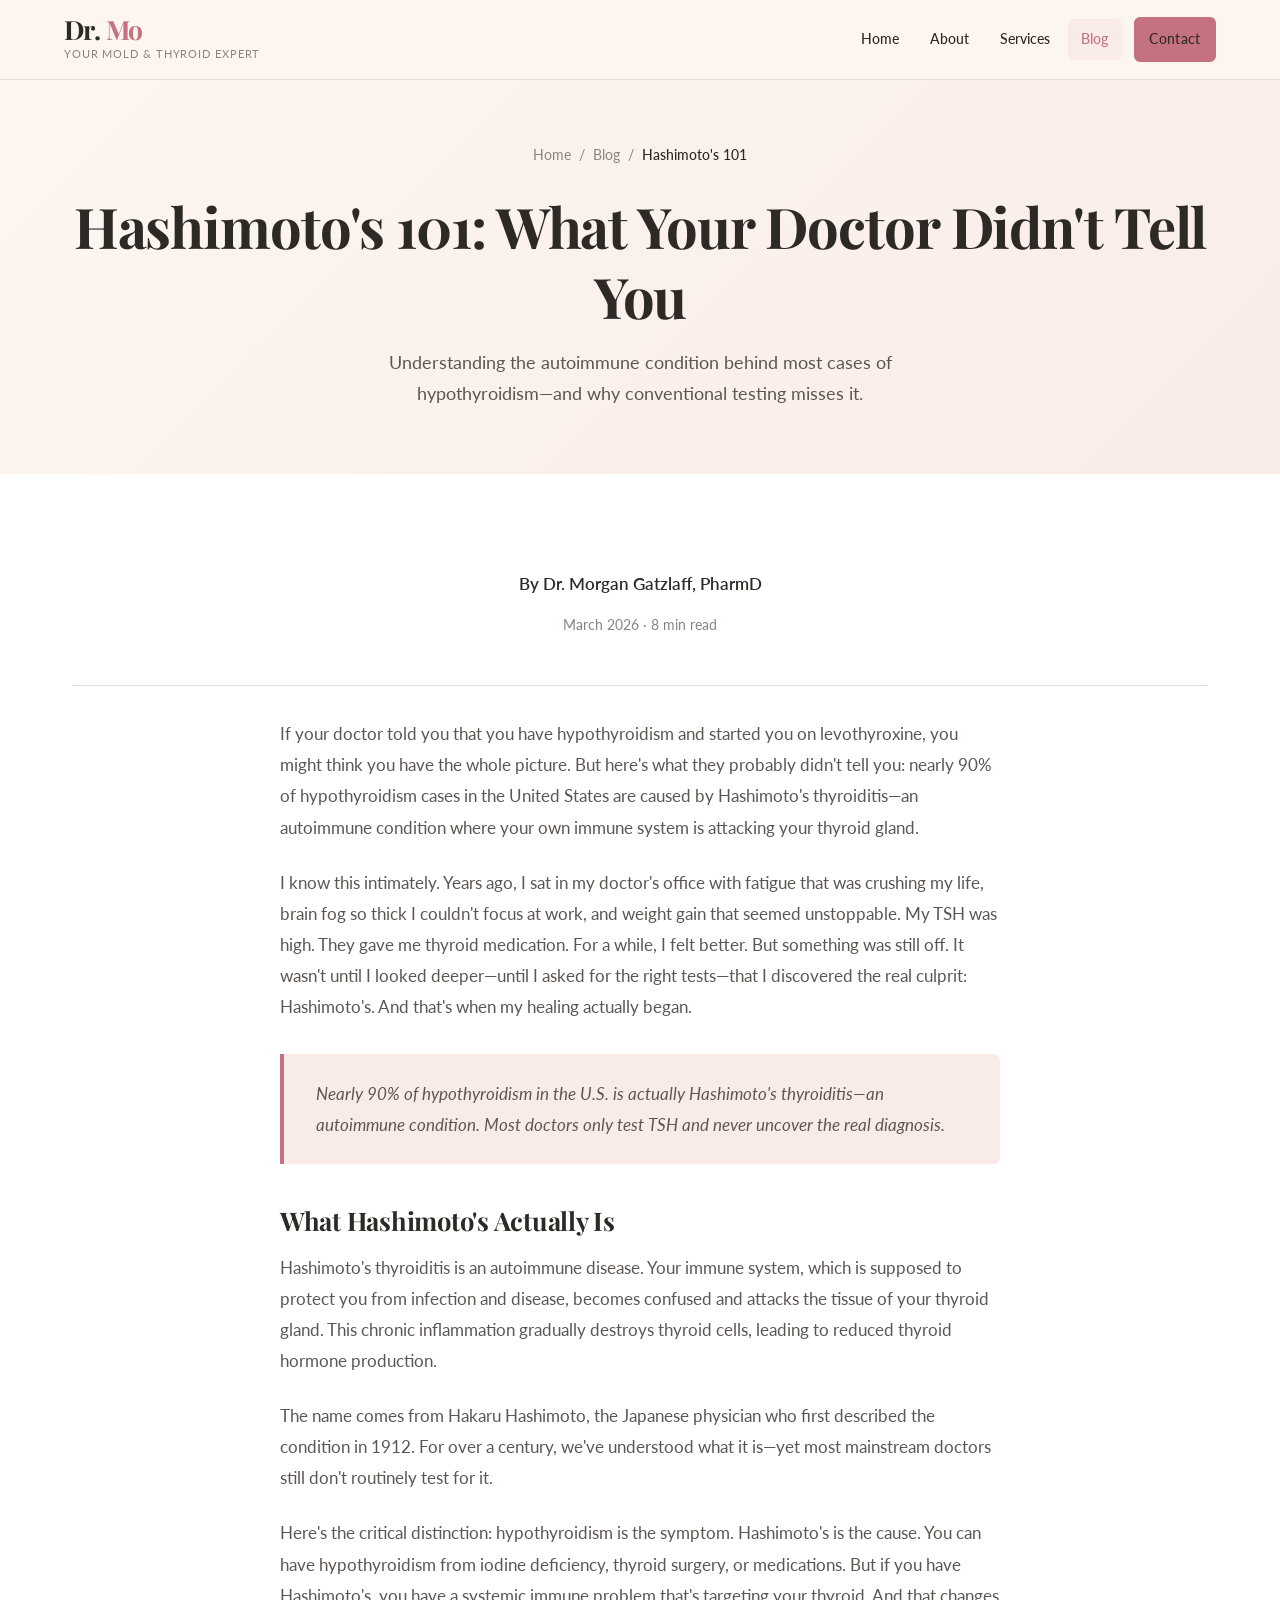
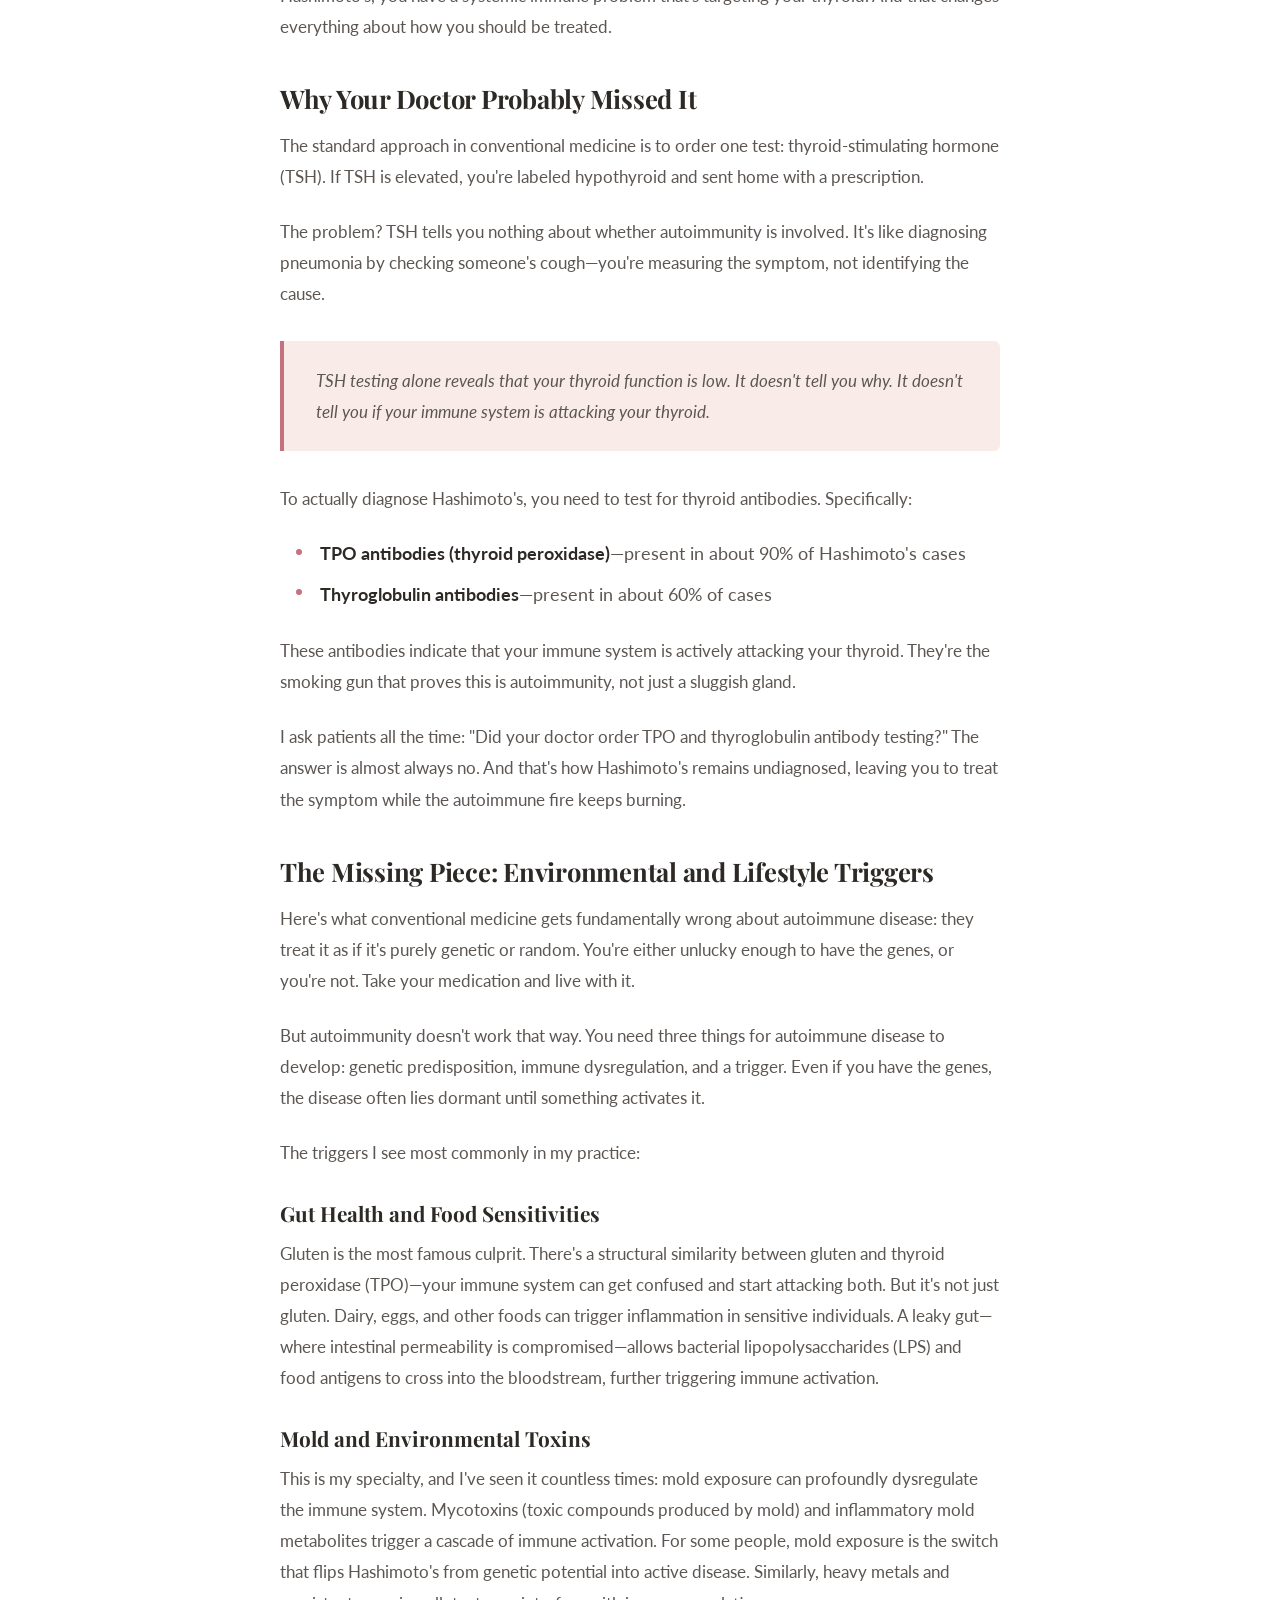
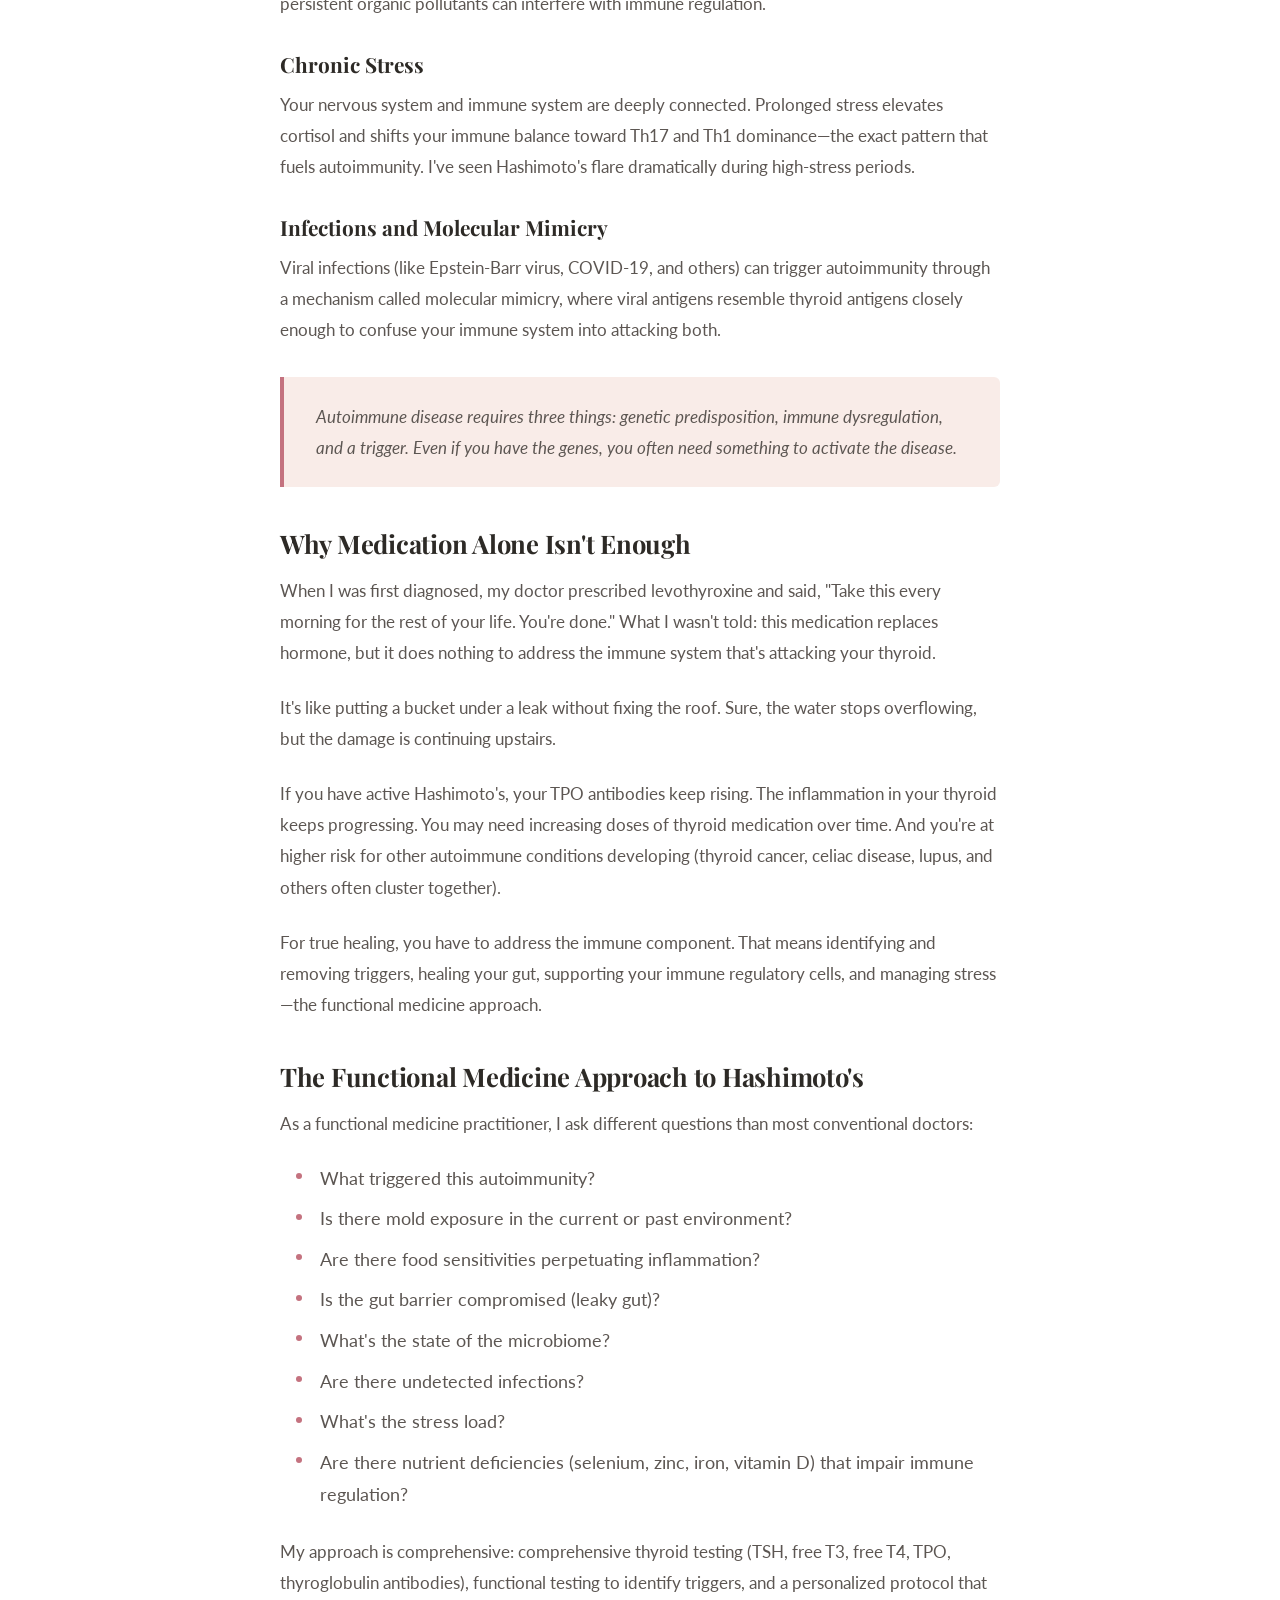
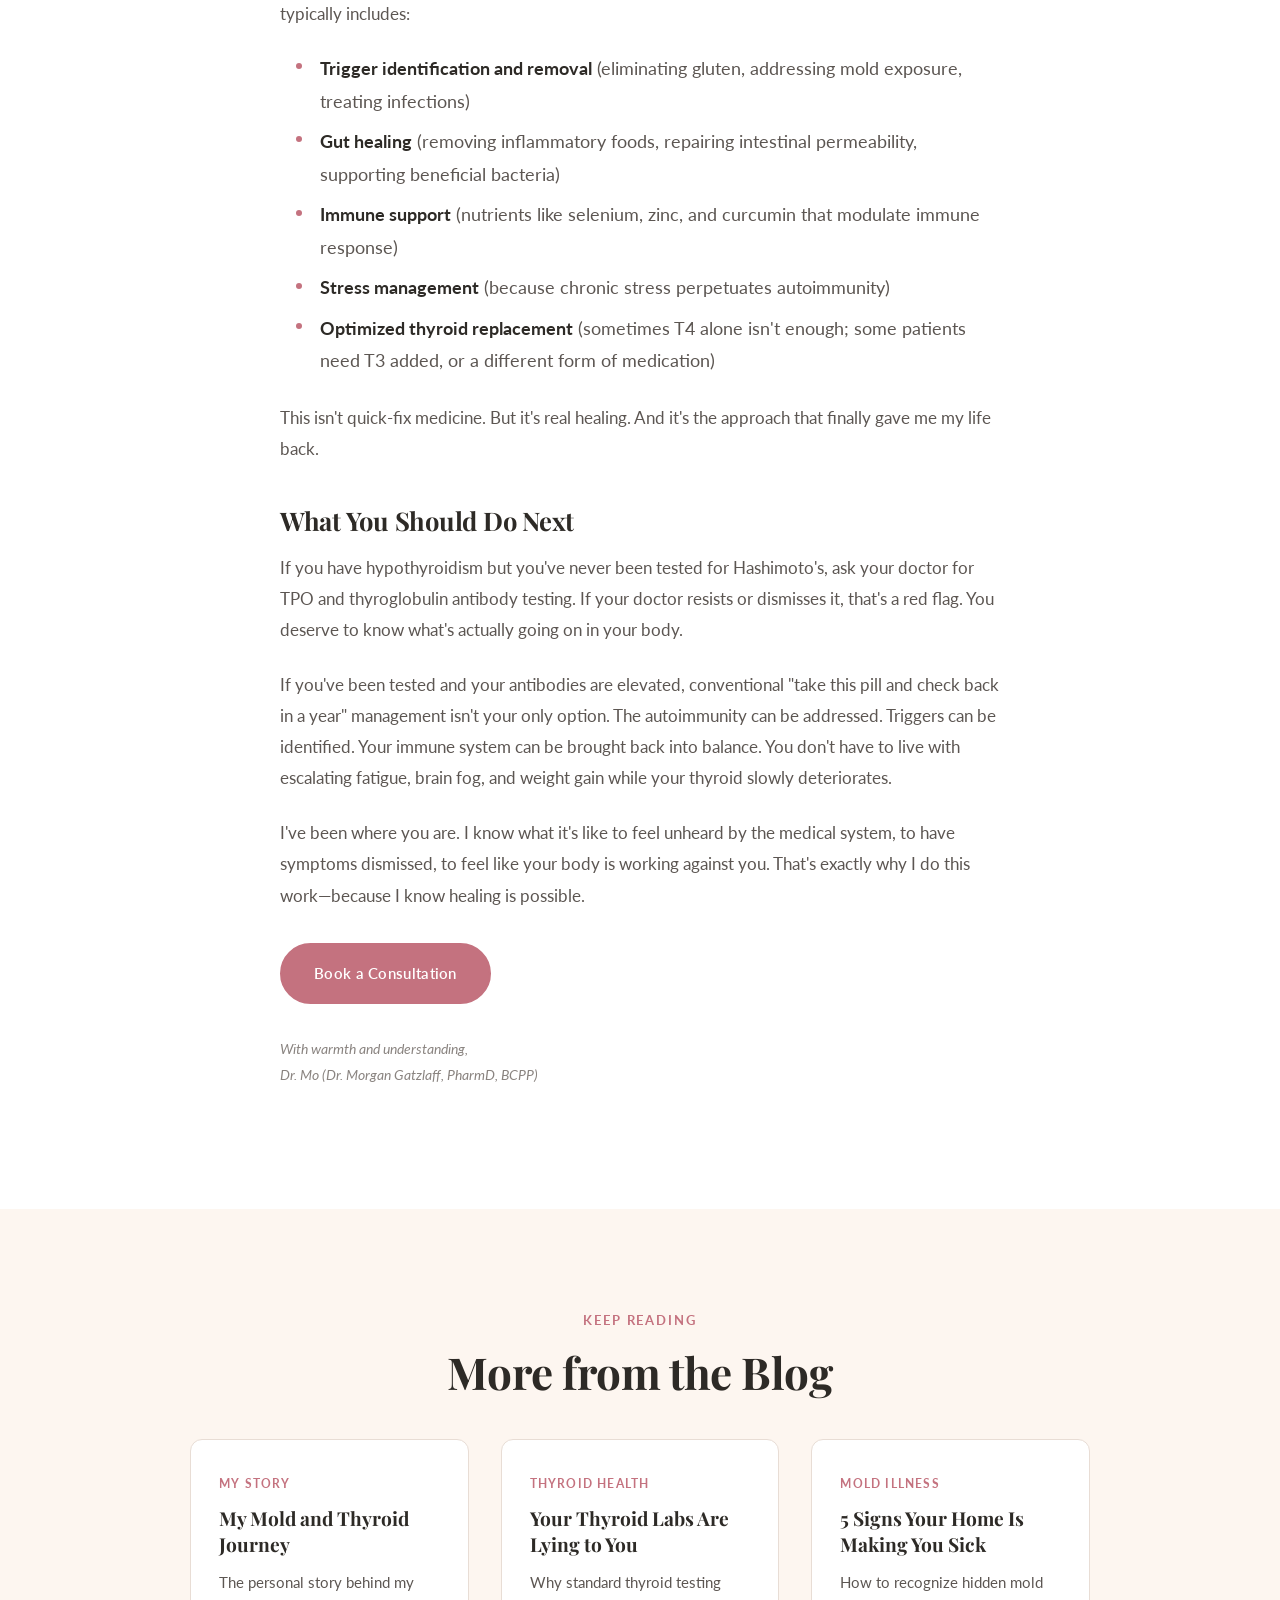
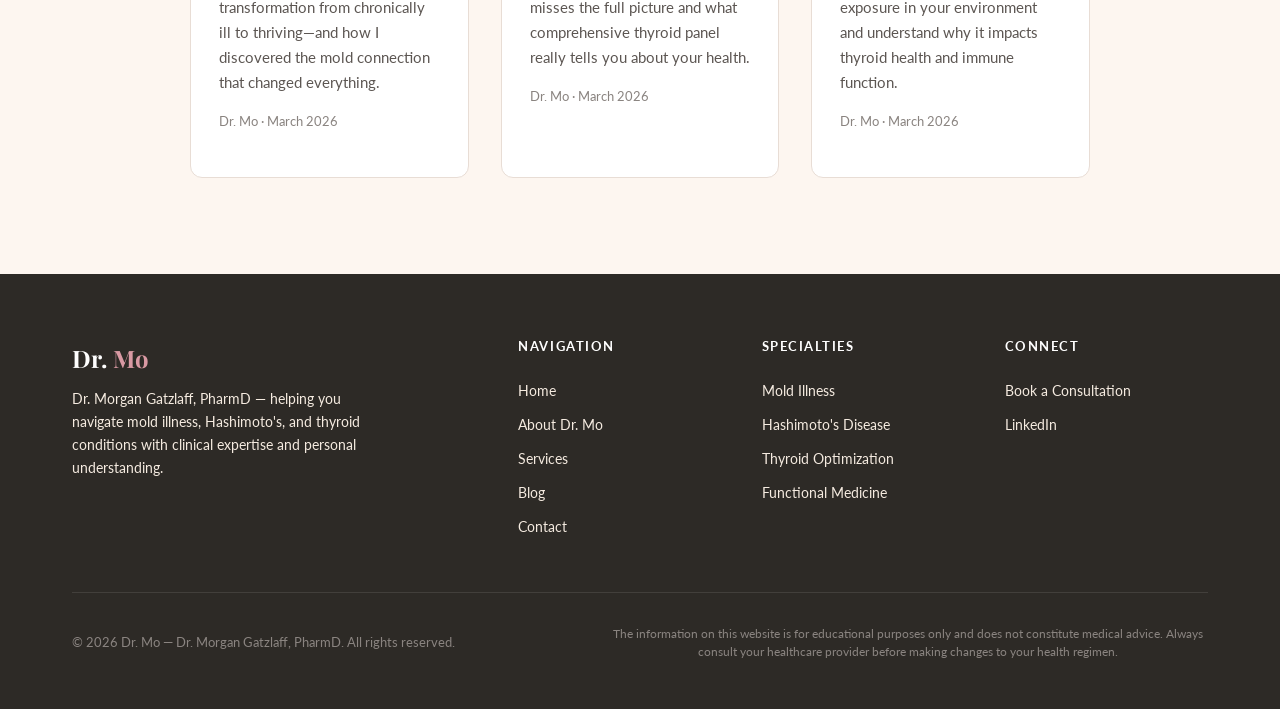
<file: blog/hashimotos-101.html>
<!DOCTYPE html>
<html lang="en">
<head>
  <meta charset="UTF-8">
  <meta name="viewport" content="width=device-width, initial-scale=1.0">
  <title>Hashimoto's 101: What Your Doctor Didn't Tell You | Dr. Mo Blog</title>
  <meta name="description" content="Learn what Hashimoto's thyroiditis actually is, why most doctors miss it, and the functional medicine approach that goes beyond medication alone.">

  <meta property="og:title" content="Hashimoto's 101: What Your Doctor Didn't Tell You — Dr. Mo">
  <meta property="og:description" content="Learn what Hashimoto's thyroiditis actually is, why most doctors miss it, and the functional medicine approach that goes beyond medication alone.">
  <meta property="og:type" content="article">
  <meta property="og:url" content="https://doctormo.us/blog/hashimotos-101.html">
  <meta property="og:image" content="https://doctormo.us/images/blog-hashimotos.jpg">
  <meta property="article:published_time" content="2026-03-22">
  <meta property="article:author" content="Dr. Morgan Gatzlaff">

  <link rel="canonical" href="https://doctormo.us/blog/hashimotos-101.html">

  <link rel="preconnect" href="https://fonts.googleapis.com">
  <link rel="preconnect" href="https://fonts.gstatic.com" crossorigin>
  <link href="https://fonts.googleapis.com/css2?family=Playfair+Display:ital,wght@0,400;0,600;0,700;1,400&family=Lato:wght@300;400;600;700&display=swap" rel="stylesheet">

  <link rel="stylesheet" href="../css/styles.css">
  <link rel="icon" type="image/svg+xml" href="../images/favicon.svg">

  <script type="application/ld+json">
  {
    "@context": "https://schema.org",
    "@graph": [
      {
        "@type": "BlogPosting",
        "headline": "Hashimoto's 101: What Your Doctor Didn't Tell You",
        "description": "Learn what Hashimoto's thyroiditis actually is, why most doctors miss it, and the functional medicine approach that goes beyond medication alone.",
        "author": { "@type": "Person", "name": "Dr. Morgan Gatzlaff", "url": "https://doctormo.us/about.html" },
        "datePublished": "2026-03-22",
        "dateModified": "2026-03-22",
        "image": "https://doctormo.us/images/blog-hashimotos.jpg",
        "url": "https://doctormo.us/blog/hashimotos-101.html",
        "publisher": { "@type": "Organization", "name": "Dr. Mo", "url": "https://doctormo.us" },
        "mainEntityOfPage": { "@type": "WebPage", "@id": "https://doctormo.us/blog/hashimotos-101.html" }
      },
      {
        "@type": "BreadcrumbList",
        "itemListElement": [
          { "@type": "ListItem", "position": 1, "name": "Home", "item": "https://doctormo.us" },
          { "@type": "ListItem", "position": 2, "name": "Blog", "item": "https://doctormo.us/blog.html" },
          { "@type": "ListItem", "position": 3, "name": "Hashimoto's 101", "item": "https://doctormo.us/blog/hashimotos-101.html" }
        ]
      }
    ]
  }
  </script>
</head>
<body>

  <header class="header" id="header">
    <div class="header__inner">
      <a href="../index.html" class="header__brand" aria-label="Dr. Mo — Home">
        <div>
          <div class="header__logo-text">Dr. <span>Mo</span></div>
          <div class="header__tagline">Your Mold &amp; Thyroid Expert</div>
        </div>
      </a>
      <nav class="nav" id="nav" role="navigation" aria-label="Main navigation">
        <a href="../index.html" class="nav__link">Home</a>
        <a href="../about.html" class="nav__link">About</a>
        <a href="../services.html" class="nav__link">Services</a>
        <a href="../blog.html" class="nav__link active">Blog</a>
        <a href="../contact.html" class="nav__link nav__cta btn btn--primary">Contact</a>
      </nav>
      <button class="hamburger" id="hamburger" type="button" aria-label="Toggle navigation menu" aria-expanded="false" aria-controls="nav">
        <span class="hamburger__line"></span>
        <span class="hamburger__line"></span>
        <span class="hamburger__line"></span>
      </button>
    </div>
  </header>

  <section class="page-hero">
    <div class="container">
      <nav class="breadcrumb" aria-label="Breadcrumb">
        <a href="../index.html">Home</a>
        <span class="breadcrumb__separator">/</span>
        <a href="../blog.html">Blog</a>
        <span class="breadcrumb__separator">/</span>
        <span class="breadcrumb__current">Hashimoto's 101</span>
      </nav>
      <h1 class="page-hero__title">Hashimoto's 101: What Your Doctor Didn't Tell You</h1>
      <p class="page-hero__subtitle">Understanding the autoimmune condition behind most cases of hypothyroidism—and why conventional testing misses it.</p>
    </div>
  </section>

  <section class="section section--white">
    <div class="container">
      <div class="article-meta">
        <p class="article-meta__author">By Dr. Morgan Gatzlaff, PharmD</p>
        <p class="article-meta__date">March 2026 &middot; 8 min read</p>
      </div>

      <article class="article-content">
        <p>If your doctor told you that you have hypothyroidism and started you on levothyroxine, you might think you have the whole picture. But here's what they probably didn't tell you: nearly 90% of hypothyroidism cases in the United States are caused by Hashimoto's thyroiditis—an autoimmune condition where your own immune system is attacking your thyroid gland.</p>

        <p>I know this intimately. Years ago, I sat in my doctor's office with fatigue that was crushing my life, brain fog so thick I couldn't focus at work, and weight gain that seemed unstoppable. My TSH was high. They gave me thyroid medication. For a while, I felt better. But something was still off. It wasn't until I looked deeper—until I asked for the right tests—that I discovered the real culprit: Hashimoto's. And that's when my healing actually began.</p>

        <blockquote>Nearly 90% of hypothyroidism in the U.S. is actually Hashimoto's thyroiditis—an autoimmune condition. Most doctors only test TSH and never uncover the real diagnosis.</blockquote>

        <h2>What Hashimoto's Actually Is</h2>

        <p>Hashimoto's thyroiditis is an autoimmune disease. Your immune system, which is supposed to protect you from infection and disease, becomes confused and attacks the tissue of your thyroid gland. This chronic inflammation gradually destroys thyroid cells, leading to reduced thyroid hormone production.</p>

        <p>The name comes from Hakaru Hashimoto, the Japanese physician who first described the condition in 1912. For over a century, we've understood what it is—yet most mainstream doctors still don't routinely test for it.</p>

        <p>Here's the critical distinction: hypothyroidism is the symptom. Hashimoto's is the cause. You can have hypothyroidism from iodine deficiency, thyroid surgery, or medications. But if you have Hashimoto's, you have a systemic immune problem that's targeting your thyroid. And that changes everything about how you should be treated.</p>

        <h2>Why Your Doctor Probably Missed It</h2>

        <p>The standard approach in conventional medicine is to order one test: thyroid-stimulating hormone (TSH). If TSH is elevated, you're labeled hypothyroid and sent home with a prescription.</p>

        <p>The problem? TSH tells you nothing about whether autoimmunity is involved. It's like diagnosing pneumonia by checking someone's cough—you're measuring the symptom, not identifying the cause.</p>

        <blockquote>TSH testing alone reveals that your thyroid function is low. It doesn't tell you why. It doesn't tell you if your immune system is attacking your thyroid.</blockquote>

        <p>To actually diagnose Hashimoto's, you need to test for thyroid antibodies. Specifically:</p>

        <ul>
          <li><strong>TPO antibodies (thyroid peroxidase)</strong>—present in about 90% of Hashimoto's cases</li>
          <li><strong>Thyroglobulin antibodies</strong>—present in about 60% of cases</li>
        </ul>

        <p>These antibodies indicate that your immune system is actively attacking your thyroid. They're the smoking gun that proves this is autoimmunity, not just a sluggish gland.</p>

        <p>I ask patients all the time: "Did your doctor order TPO and thyroglobulin antibody testing?" The answer is almost always no. And that's how Hashimoto's remains undiagnosed, leaving you to treat the symptom while the autoimmune fire keeps burning.</p>

        <h2>The Missing Piece: Environmental and Lifestyle Triggers</h2>

        <p>Here's what conventional medicine gets fundamentally wrong about autoimmune disease: they treat it as if it's purely genetic or random. You're either unlucky enough to have the genes, or you're not. Take your medication and live with it.</p>

        <p>But autoimmunity doesn't work that way. You need three things for autoimmune disease to develop: genetic predisposition, immune dysregulation, and a trigger. Even if you have the genes, the disease often lies dormant until something activates it.</p>

        <p>The triggers I see most commonly in my practice:</p>

        <h3>Gut Health and Food Sensitivities</h3>

        <p>Gluten is the most famous culprit. There's a structural similarity between gluten and thyroid peroxidase (TPO)—your immune system can get confused and start attacking both. But it's not just gluten. Dairy, eggs, and other foods can trigger inflammation in sensitive individuals. A leaky gut—where intestinal permeability is compromised—allows bacterial lipopolysaccharides (LPS) and food antigens to cross into the bloodstream, further triggering immune activation.</p>

        <h3>Mold and Environmental Toxins</h3>

        <p>This is my specialty, and I've seen it countless times: mold exposure can profoundly dysregulate the immune system. Mycotoxins (toxic compounds produced by mold) and inflammatory mold metabolites trigger a cascade of immune activation. For some people, mold exposure is the switch that flips Hashimoto's from genetic potential into active disease. Similarly, heavy metals and persistent organic pollutants can interfere with immune regulation.</p>

        <h3>Chronic Stress</h3>

        <p>Your nervous system and immune system are deeply connected. Prolonged stress elevates cortisol and shifts your immune balance toward Th17 and Th1 dominance—the exact pattern that fuels autoimmunity. I've seen Hashimoto's flare dramatically during high-stress periods.</p>

        <h3>Infections and Molecular Mimicry</h3>

        <p>Viral infections (like Epstein-Barr virus, COVID-19, and others) can trigger autoimmunity through a mechanism called molecular mimicry, where viral antigens resemble thyroid antigens closely enough to confuse your immune system into attacking both.</p>

        <blockquote>Autoimmune disease requires three things: genetic predisposition, immune dysregulation, and a trigger. Even if you have the genes, you often need something to activate the disease.</blockquote>

        <h2>Why Medication Alone Isn't Enough</h2>

        <p>When I was first diagnosed, my doctor prescribed levothyroxine and said, "Take this every morning for the rest of your life. You're done." What I wasn't told: this medication replaces hormone, but it does nothing to address the immune system that's attacking your thyroid.</p>

        <p>It's like putting a bucket under a leak without fixing the roof. Sure, the water stops overflowing, but the damage is continuing upstairs.</p>

        <p>If you have active Hashimoto's, your TPO antibodies keep rising. The inflammation in your thyroid keeps progressing. You may need increasing doses of thyroid medication over time. And you're at higher risk for other autoimmune conditions developing (thyroid cancer, celiac disease, lupus, and others often cluster together).</p>

        <p>For true healing, you have to address the immune component. That means identifying and removing triggers, healing your gut, supporting your immune regulatory cells, and managing stress—the functional medicine approach.</p>

        <h2>The Functional Medicine Approach to Hashimoto's</h2>

        <p>As a functional medicine practitioner, I ask different questions than most conventional doctors:</p>

        <ul>
          <li>What triggered this autoimmunity?</li>
          <li>Is there mold exposure in the current or past environment?</li>
          <li>Are there food sensitivities perpetuating inflammation?</li>
          <li>Is the gut barrier compromised (leaky gut)?</li>
          <li>What's the state of the microbiome?</li>
          <li>Are there undetected infections?</li>
          <li>What's the stress load?</li>
          <li>Are there nutrient deficiencies (selenium, zinc, iron, vitamin D) that impair immune regulation?</li>
        </ul>

        <p>My approach is comprehensive: comprehensive thyroid testing (TSH, free T3, free T4, TPO, thyroglobulin antibodies), functional testing to identify triggers, and a personalized protocol that typically includes:</p>

        <ul>
          <li><strong>Trigger identification and removal</strong> (eliminating gluten, addressing mold exposure, treating infections)</li>
          <li><strong>Gut healing</strong> (removing inflammatory foods, repairing intestinal permeability, supporting beneficial bacteria)</li>
          <li><strong>Immune support</strong> (nutrients like selenium, zinc, and curcumin that modulate immune response)</li>
          <li><strong>Stress management</strong> (because chronic stress perpetuates autoimmunity)</li>
          <li><strong>Optimized thyroid replacement</strong> (sometimes T4 alone isn't enough; some patients need T3 added, or a different form of medication)</li>
        </ul>

        <p>This isn't quick-fix medicine. But it's real healing. And it's the approach that finally gave me my life back.</p>

        <h2>What You Should Do Next</h2>

        <p>If you have hypothyroidism but you've never been tested for Hashimoto's, ask your doctor for TPO and thyroglobulin antibody testing. If your doctor resists or dismisses it, that's a red flag. You deserve to know what's actually going on in your body.</p>

        <p>If you've been tested and your antibodies are elevated, conventional "take this pill and check back in a year" management isn't your only option. The autoimmunity can be addressed. Triggers can be identified. Your immune system can be brought back into balance. You don't have to live with escalating fatigue, brain fog, and weight gain while your thyroid slowly deteriorates.</p>

        <p>I've been where you are. I know what it's like to feel unheard by the medical system, to have symptoms dismissed, to feel like your body is working against you. That's exactly why I do this work—because I know healing is possible.</p>

        <p>
          <a href="../contact.html" class="btn btn--primary" style="margin-top: 0.5rem;">Book a Consultation</a>
        </p>

        <p style="margin-top: 2rem; font-style: italic; color: var(--color-text-muted); font-size: 0.9rem;">
          With warmth and understanding,<br>
          Dr. Mo (Dr. Morgan Gatzlaff, PharmD, BCPP)
        </p>
      </article>
    </div>
  </section>

  <section class="section section--cream">
    <div class="container">
      <div class="text-center" style="margin-bottom: 2.5rem;">
        <span class="section-label">Keep Reading</span>
        <h2 class="section-heading">More from the Blog</h2>
      </div>
      <div class="grid-3" style="max-width: 900px; margin: 0 auto;">
        <article class="blog-card fade-in">
          <div class="blog-card__body">
            <span class="blog-card__tag">My Story</span>
            <h3 class="blog-card__title">
              <a href="my-mold-and-thyroid-journey.html">My Mold and Thyroid Journey</a>
            </h3>
            <p class="blog-card__excerpt">The personal story behind my transformation from chronically ill to thriving—and how I discovered the mold connection that changed everything.</p>
            <p class="blog-card__meta">Dr. Mo &middot; March 2026</p>
          </div>
        </article>

        <article class="blog-card fade-in">
          <div class="blog-card__body">
            <span class="blog-card__tag">Thyroid Health</span>
            <h3 class="blog-card__title">
              <a href="thyroid-labs-lying-to-you.html">Your Thyroid Labs Are Lying to You</a>
            </h3>
            <p class="blog-card__excerpt">Why standard thyroid testing misses the full picture and what comprehensive thyroid panel really tells you about your health.</p>
            <p class="blog-card__meta">Dr. Mo &middot; March 2026</p>
          </div>
        </article>

        <article class="blog-card fade-in">
          <div class="blog-card__body">
            <span class="blog-card__tag">Mold Illness</span>
            <h3 class="blog-card__title">
              <a href="mold-signs-home-sick.html">5 Signs Your Home Is Making You Sick</a>
            </h3>
            <p class="blog-card__excerpt">How to recognize hidden mold exposure in your environment and understand why it impacts thyroid health and immune function.</p>
            <p class="blog-card__meta">Dr. Mo &middot; March 2026</p>
          </div>
        </article>
      </div>
    </div>
  </section>

  <footer class="footer">
    <div class="container">
      <div class="footer__grid">
        <div>
          <div class="footer__brand-name">Dr. <span>Mo</span></div>
          <p class="footer__brand-text">Dr. Morgan Gatzlaff, PharmD — helping you navigate mold illness, Hashimoto's, and thyroid conditions with clinical expertise and personal understanding.</p>
        </div>
        <div>
          <h4 class="footer__heading">Navigation</h4>
          <a href="../index.html" class="footer__link">Home</a>
          <a href="../about.html" class="footer__link">About Dr. Mo</a>
          <a href="../services.html" class="footer__link">Services</a>
          <a href="../blog.html" class="footer__link">Blog</a>
          <a href="../contact.html" class="footer__link">Contact</a>
        </div>
        <div>
          <h4 class="footer__heading">Specialties</h4>
          <a href="../services.html" class="footer__link">Mold Illness</a>
          <a href="../services.html" class="footer__link">Hashimoto's Disease</a>
          <a href="../services.html" class="footer__link">Thyroid Optimization</a>
          <a href="../services.html" class="footer__link">Functional Medicine</a>
        </div>
        <div>
          <h4 class="footer__heading">Connect</h4>
          <a href="../contact.html" class="footer__link">Book a Consultation</a>
          <a href="https://www.linkedin.com/in/morgan-gatzlaff-pharmd" class="footer__link" target="_blank" rel="noopener">LinkedIn</a>
        </div>
      </div>
      <div class="footer__bottom">
        <p class="footer__copyright">&copy; 2026 Dr. Mo — Dr. Morgan Gatzlaff, PharmD. All rights reserved.</p>
        <p class="footer__disclaimer">The information on this website is for educational purposes only and does not constitute medical advice. Always consult your healthcare provider before making changes to your health regimen.</p>
      </div>
    </div>
  </footer>

  <script src="../js/main.js"></script>
</body>
</html>
</file>
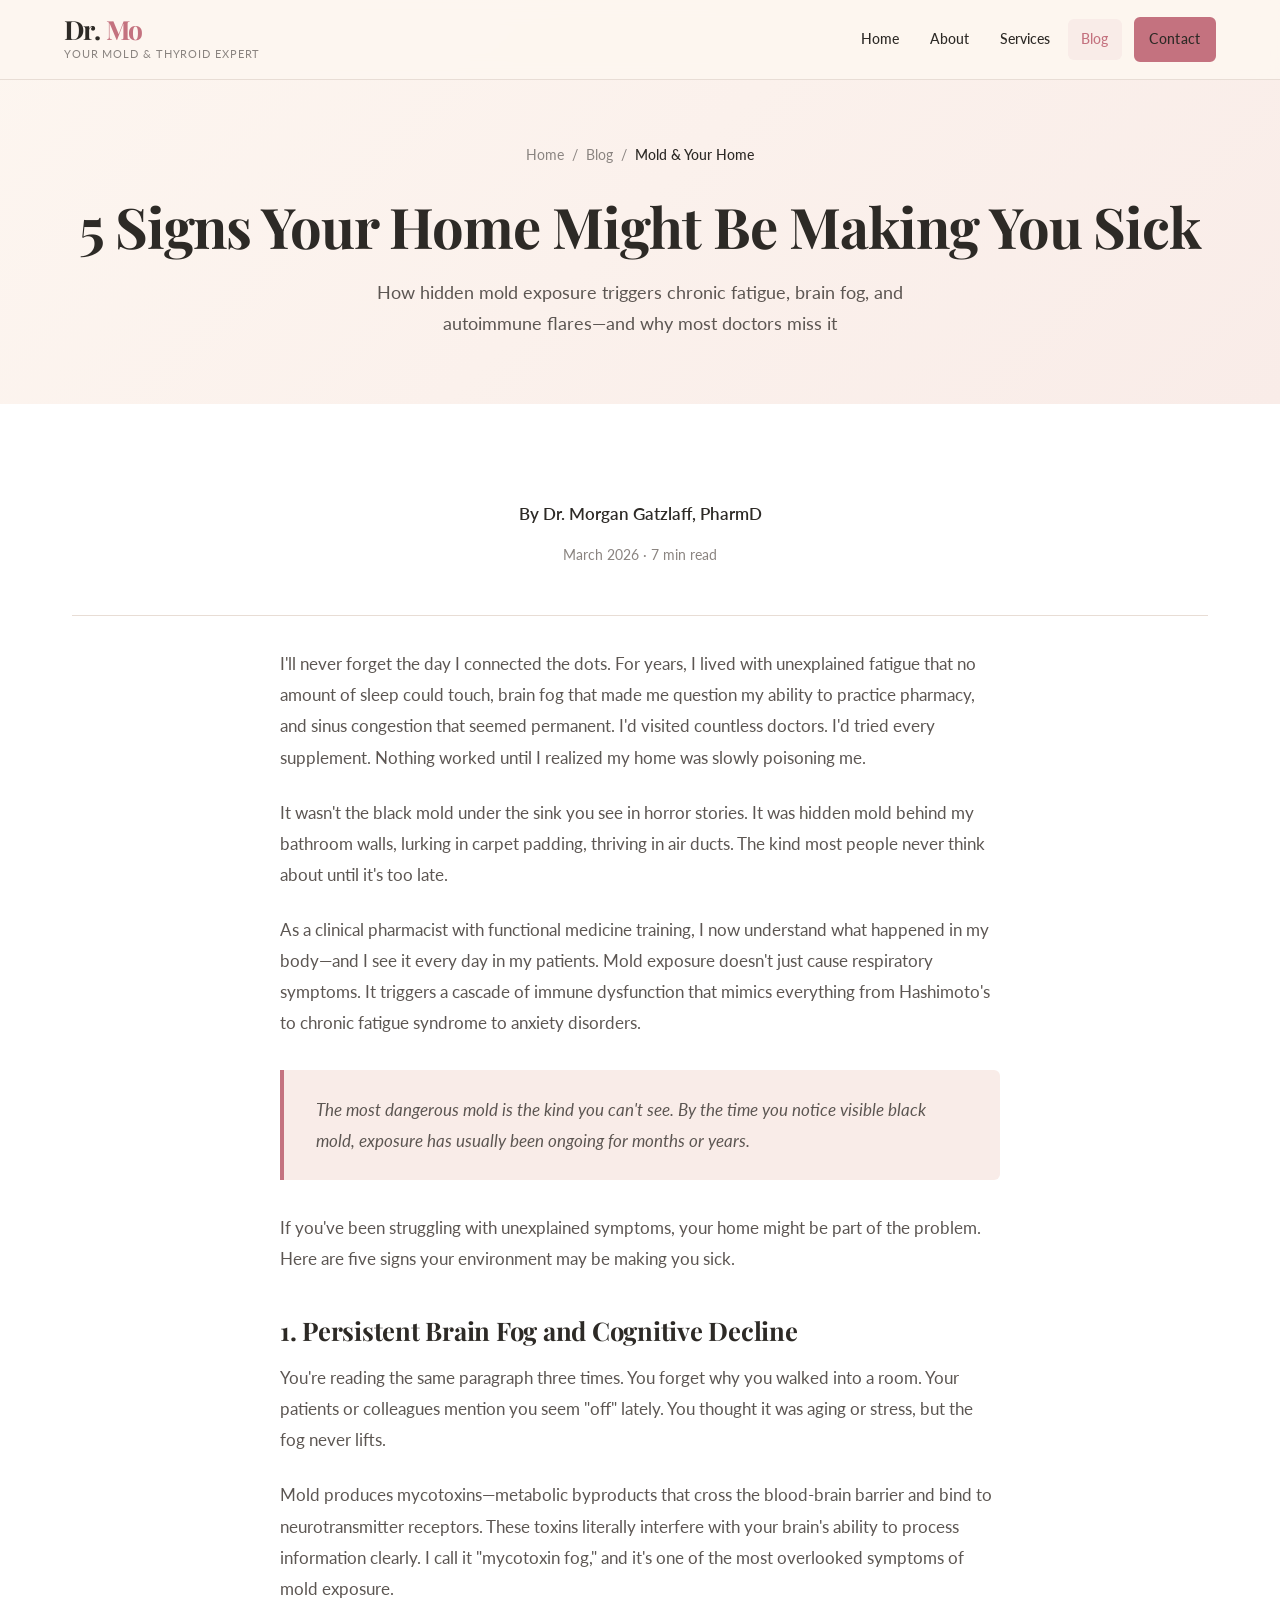
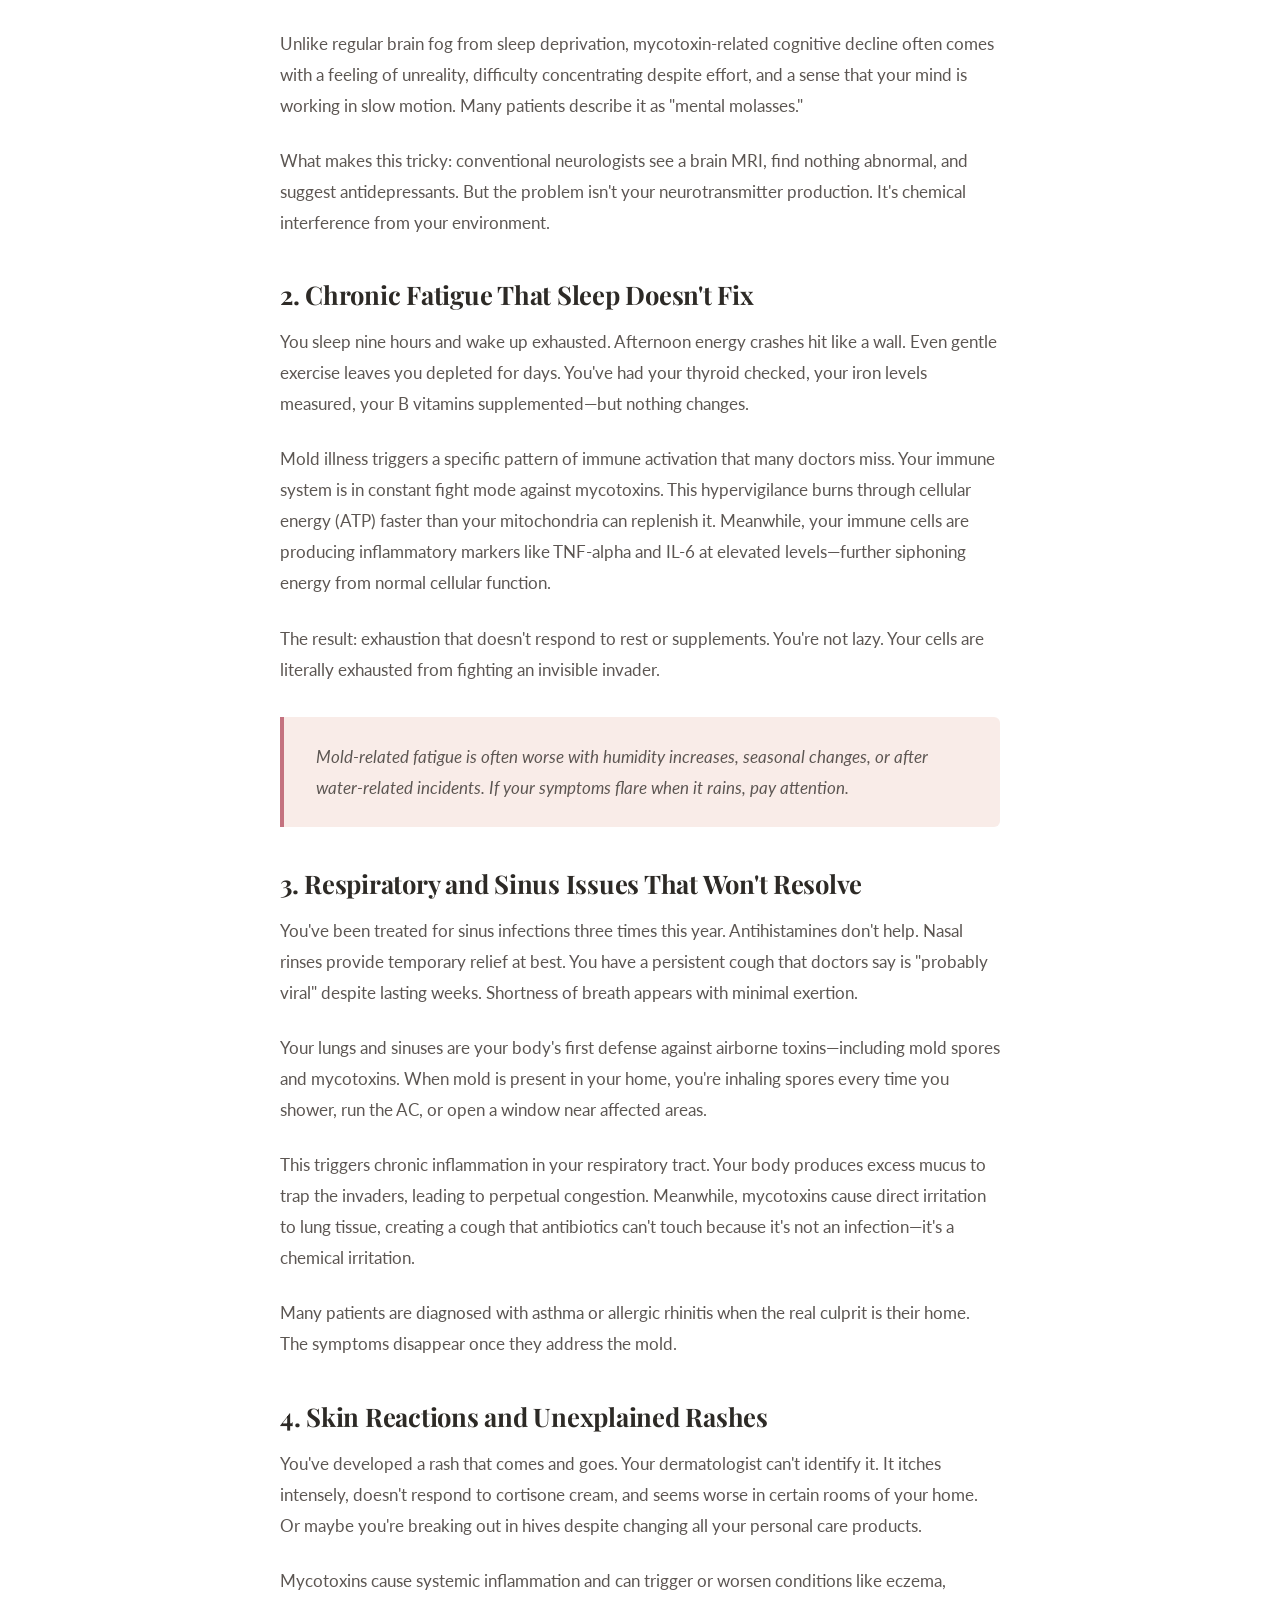
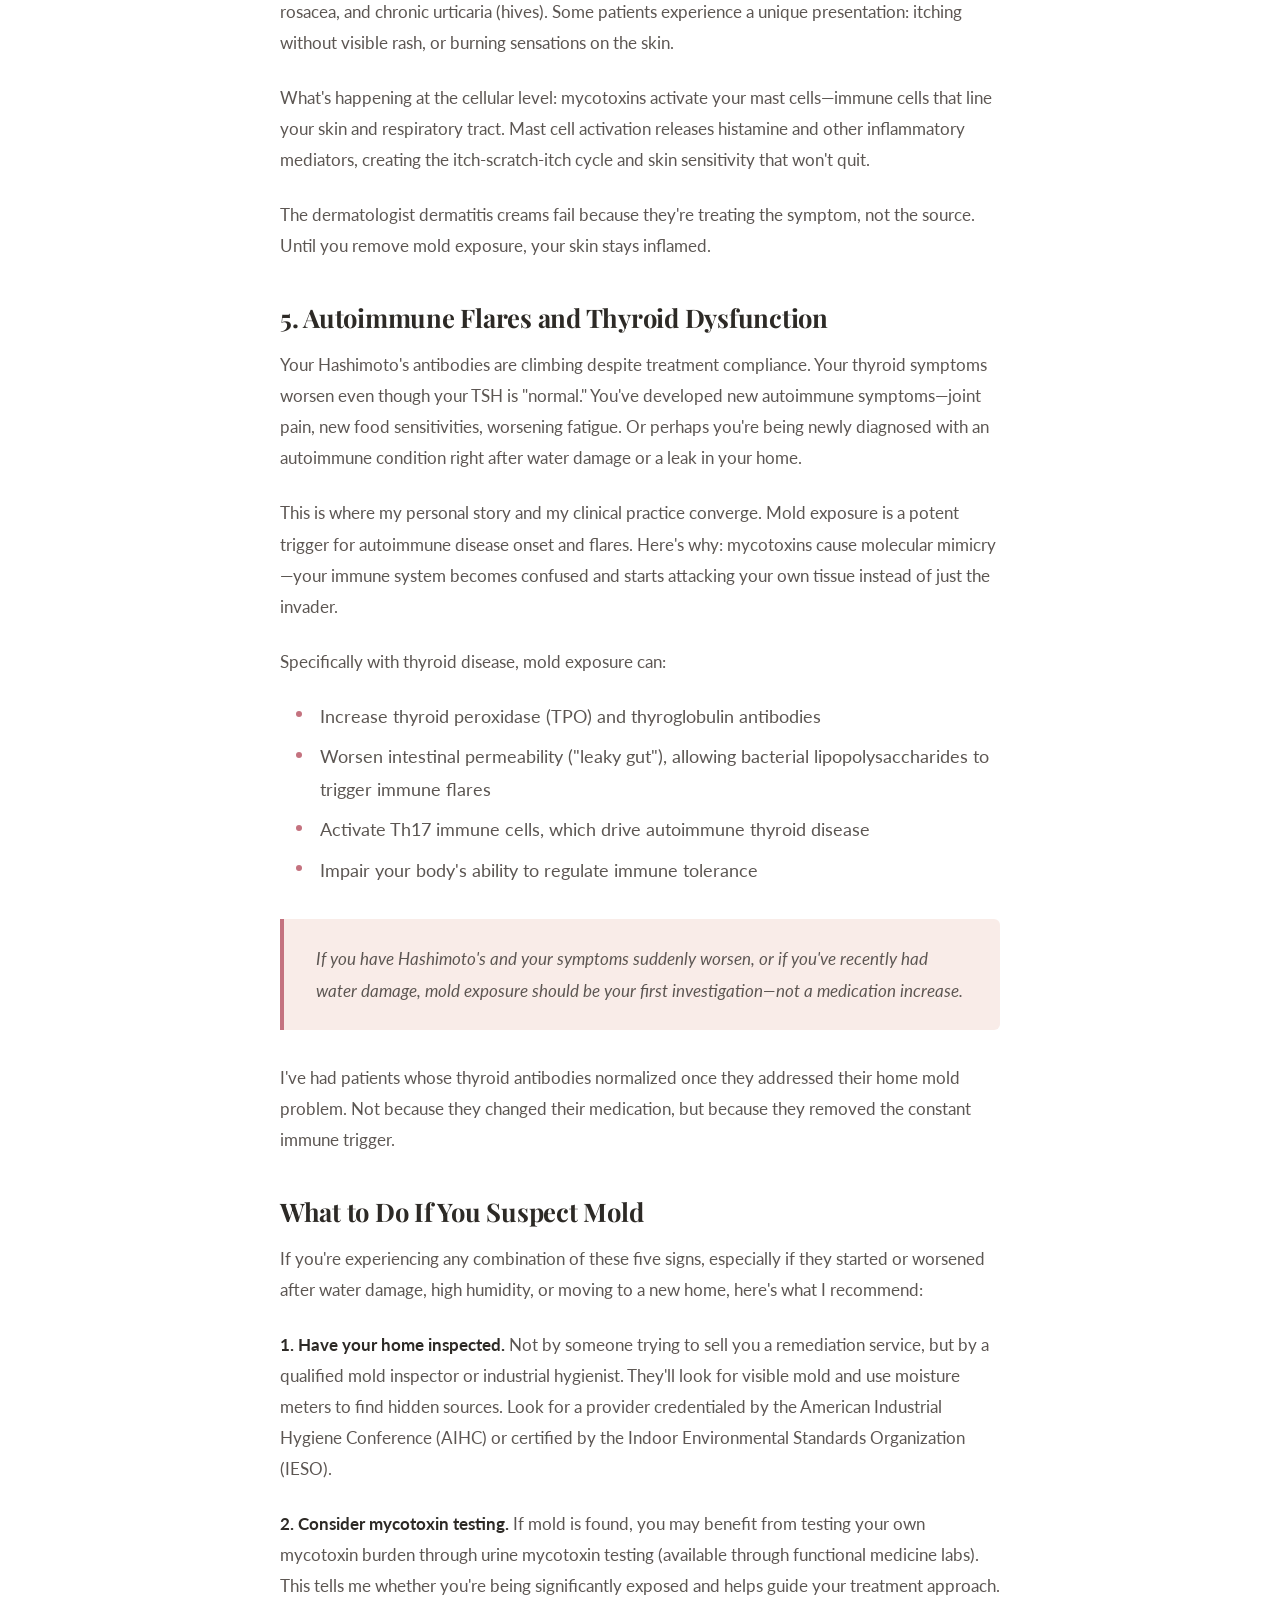
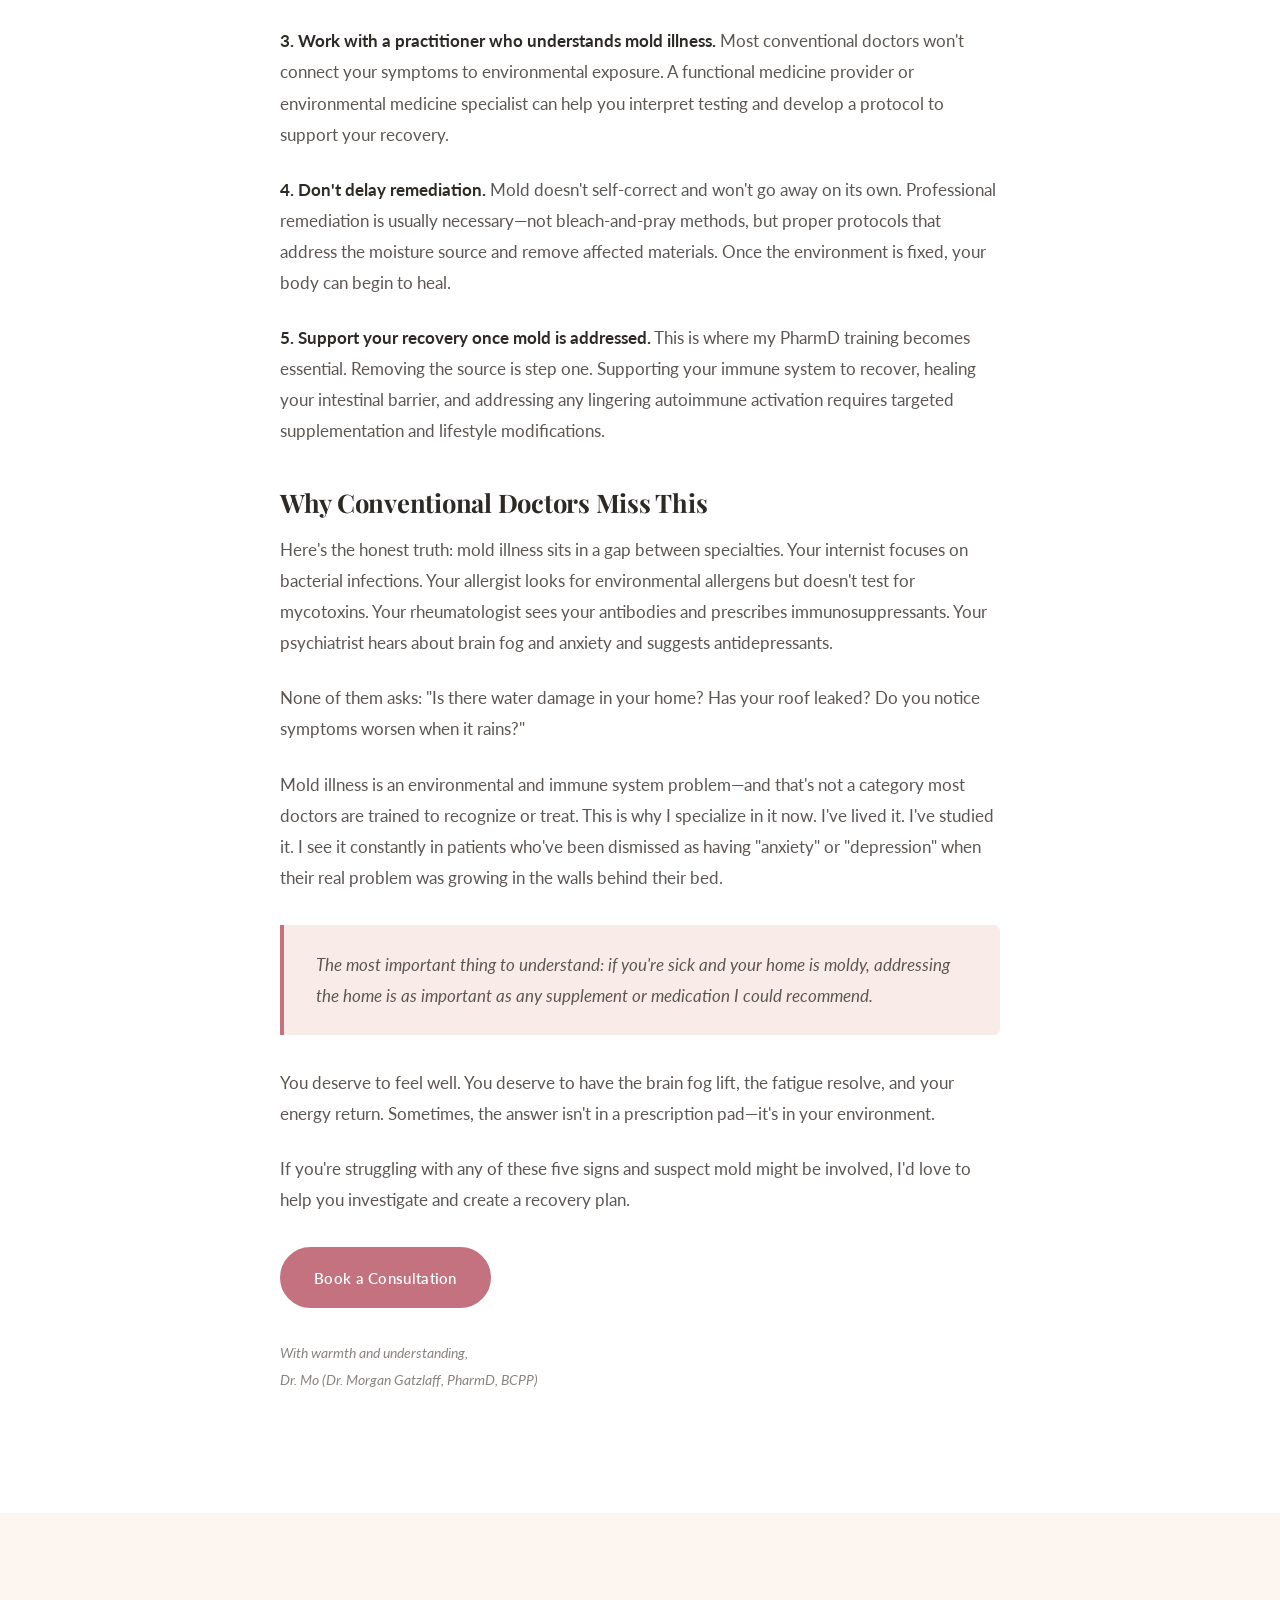
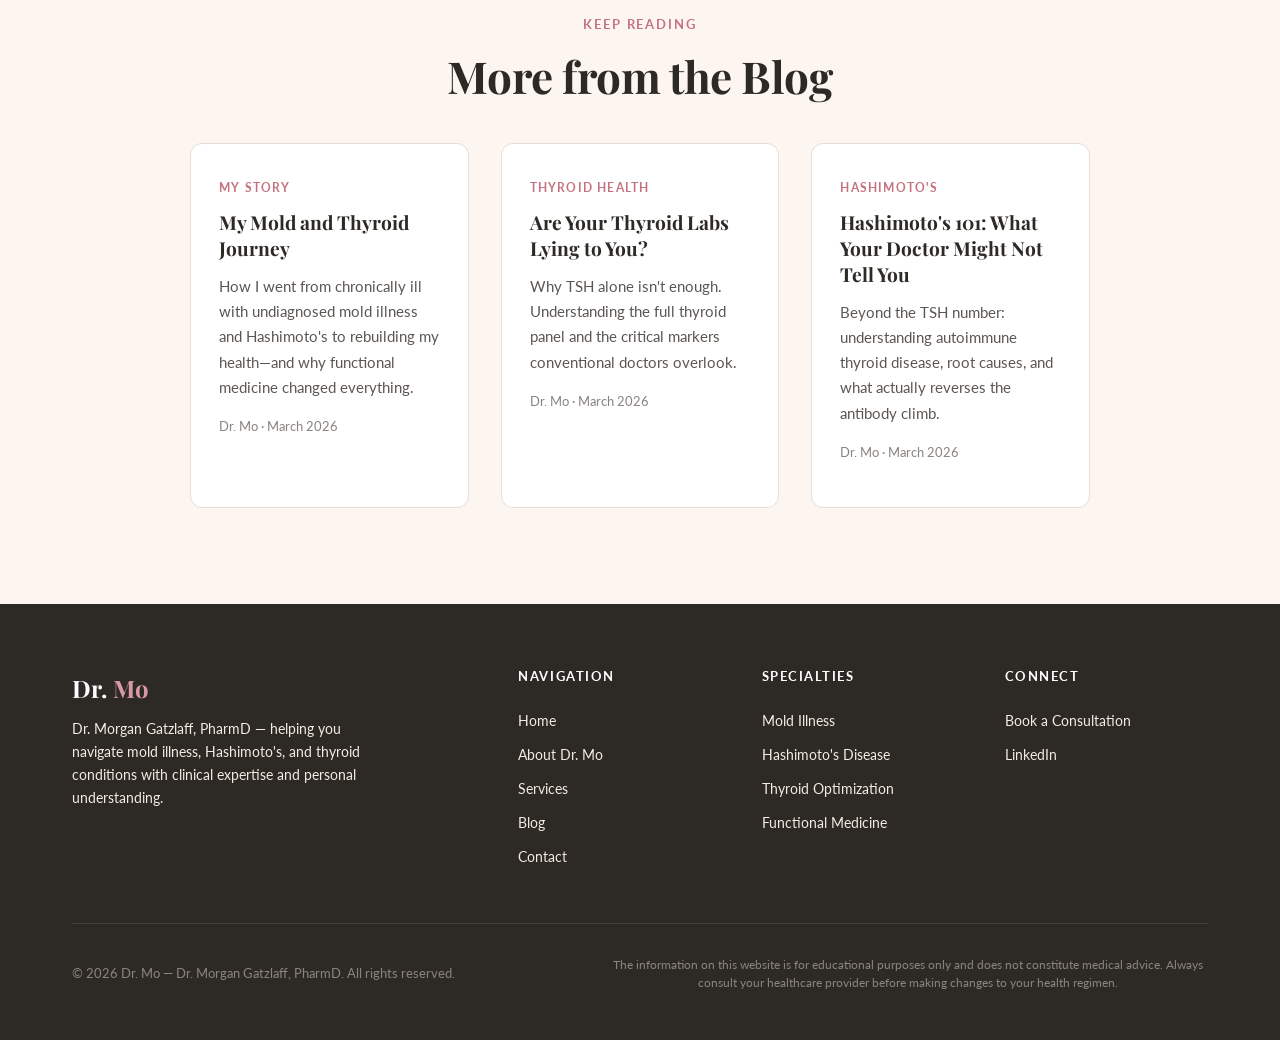
<file: blog/mold-signs-home-sick.html>
<!DOCTYPE html>
<html lang="en">
<head>
  <meta charset="UTF-8">
  <meta name="viewport" content="width=device-width, initial-scale=1.0">
  <title>5 Signs Your Home Might Be Making You Sick | Dr. Mo Blog</title>
  <meta name="description" content="Learn the 5 overlooked signs your home mold exposure may be causing fatigue, brain fog, and autoimmune flares. What conventional doctors miss.">

  <meta property="og:title" content="5 Signs Your Home Might Be Making You Sick — Dr. Mo">
  <meta property="og:description" content="Discover how hidden mold exposure triggers chronic fatigue, brain fog, respiratory issues, and autoimmune responses—and why most doctors miss it.">
  <meta property="og:type" content="article">
  <meta property="og:url" content="https://doctormo.us/blog/mold-signs-home-sick.html">
  <meta property="og:image" content="https://doctormo.us/images/blog-mold-signs.jpg">
  <meta property="article:published_time" content="2026-03-22">
  <meta property="article:author" content="Dr. Morgan Gatzlaff">

  <link rel="canonical" href="https://doctormo.us/blog/mold-signs-home-sick.html">

  <link rel="preconnect" href="https://fonts.googleapis.com">
  <link rel="preconnect" href="https://fonts.gstatic.com" crossorigin>
  <link href="https://fonts.googleapis.com/css2?family=Playfair+Display:ital,wght@0,400;0,600;0,700;1,400&family=Lato:wght@300;400;600;700&display=swap" rel="stylesheet">

  <link rel="stylesheet" href="../css/styles.css">
  <link rel="icon" type="image/svg+xml" href="../images/favicon.svg">

  <script type="application/ld+json">
  {
    "@context": "https://schema.org",
    "@graph": [
      {
        "@type": "BlogPosting",
        "headline": "5 Signs Your Home Might Be Making You Sick",
        "description": "Discover how hidden mold exposure triggers chronic fatigue, brain fog, respiratory issues, and autoimmune responses—and why most doctors miss it.",
        "author": { "@type": "Person", "name": "Dr. Morgan Gatzlaff", "url": "https://doctormo.us/about.html" },
        "datePublished": "2026-03-22",
        "dateModified": "2026-03-22",
        "image": "https://doctormo.us/images/blog-mold-signs.jpg",
        "url": "https://doctormo.us/blog/mold-signs-home-sick.html",
        "publisher": { "@type": "Organization", "name": "Dr. Mo", "url": "https://doctormo.us" },
        "mainEntityOfPage": { "@type": "WebPage", "@id": "https://doctormo.us/blog/mold-signs-home-sick.html" }
      },
      {
        "@type": "BreadcrumbList",
        "itemListElement": [
          { "@type": "ListItem", "position": 1, "name": "Home", "item": "https://doctormo.us" },
          { "@type": "ListItem", "position": 2, "name": "Blog", "item": "https://doctormo.us/blog.html" },
          { "@type": "ListItem", "position": 3, "name": "5 Signs Your Home Might Be Making You Sick", "item": "https://doctormo.us/blog/mold-signs-home-sick.html" }
        ]
      }
    ]
  }
  </script>
</head>
<body>

  <header class="header" id="header">
    <div class="header__inner">
      <a href="../index.html" class="header__brand" aria-label="Dr. Mo — Home">
        <div>
          <div class="header__logo-text">Dr. <span>Mo</span></div>
          <div class="header__tagline">Your Mold &amp; Thyroid Expert</div>
        </div>
      </a>
      <nav class="nav" id="nav" role="navigation" aria-label="Main navigation">
        <a href="../index.html" class="nav__link">Home</a>
        <a href="../about.html" class="nav__link">About</a>
        <a href="../services.html" class="nav__link">Services</a>
        <a href="../blog.html" class="nav__link active">Blog</a>
        <a href="../contact.html" class="nav__link nav__cta btn btn--primary">Contact</a>
      </nav>
      <button class="hamburger" id="hamburger" type="button" aria-label="Toggle navigation menu" aria-expanded="false" aria-controls="nav">
        <span class="hamburger__line"></span>
        <span class="hamburger__line"></span>
        <span class="hamburger__line"></span>
      </button>
    </div>
  </header>

  <section class="page-hero">
    <div class="container">
      <nav class="breadcrumb" aria-label="Breadcrumb">
        <a href="../index.html">Home</a>
        <span class="breadcrumb__separator">/</span>
        <a href="../blog.html">Blog</a>
        <span class="breadcrumb__separator">/</span>
        <span class="breadcrumb__current">Mold &amp; Your Home</span>
      </nav>
      <h1 class="page-hero__title">5 Signs Your Home Might Be Making You Sick</h1>
      <p class="page-hero__subtitle">How hidden mold exposure triggers chronic fatigue, brain fog, and autoimmune flares—and why most doctors miss it</p>
    </div>
  </section>

  <section class="section section--white">
    <div class="container">
      <div class="article-meta">
        <p class="article-meta__author">By Dr. Morgan Gatzlaff, PharmD</p>
        <p class="article-meta__date">March 2026 &middot; 7 min read</p>
      </div>

      <article class="article-content">
        <p>
          I'll never forget the day I connected the dots. For years, I lived with unexplained fatigue that no amount of sleep could touch, brain fog that made me question my ability to practice pharmacy, and sinus congestion that seemed permanent. I'd visited countless doctors. I'd tried every supplement. Nothing worked until I realized my home was slowly poisoning me.
        </p>

        <p>
          It wasn't the black mold under the sink you see in horror stories. It was hidden mold behind my bathroom walls, lurking in carpet padding, thriving in air ducts. The kind most people never think about until it's too late.
        </p>

        <p>
          As a clinical pharmacist with functional medicine training, I now understand what happened in my body—and I see it every day in my patients. Mold exposure doesn't just cause respiratory symptoms. It triggers a cascade of immune dysfunction that mimics everything from Hashimoto's to chronic fatigue syndrome to anxiety disorders.
        </p>

        <blockquote>
          The most dangerous mold is the kind you can't see. By the time you notice visible black mold, exposure has usually been ongoing for months or years.
        </blockquote>

        <p>
          If you've been struggling with unexplained symptoms, your home might be part of the problem. Here are five signs your environment may be making you sick.
        </p>

        <h2>1. Persistent Brain Fog and Cognitive Decline</h2>

        <p>
          You're reading the same paragraph three times. You forget why you walked into a room. Your patients or colleagues mention you seem "off" lately. You thought it was aging or stress, but the fog never lifts.
        </p>

        <p>
          Mold produces mycotoxins—metabolic byproducts that cross the blood-brain barrier and bind to neurotransmitter receptors. These toxins literally interfere with your brain's ability to process information clearly. I call it "mycotoxin fog," and it's one of the most overlooked symptoms of mold exposure.
        </p>

        <p>
          Unlike regular brain fog from sleep deprivation, mycotoxin-related cognitive decline often comes with a feeling of unreality, difficulty concentrating despite effort, and a sense that your mind is working in slow motion. Many patients describe it as "mental molasses."
        </p>

        <p>
          What makes this tricky: conventional neurologists see a brain MRI, find nothing abnormal, and suggest antidepressants. But the problem isn't your neurotransmitter production. It's chemical interference from your environment.
        </p>

        <h2>2. Chronic Fatigue That Sleep Doesn't Fix</h2>

        <p>
          You sleep nine hours and wake up exhausted. Afternoon energy crashes hit like a wall. Even gentle exercise leaves you depleted for days. You've had your thyroid checked, your iron levels measured, your B vitamins supplemented—but nothing changes.
        </p>

        <p>
          Mold illness triggers a specific pattern of immune activation that many doctors miss. Your immune system is in constant fight mode against mycotoxins. This hypervigilance burns through cellular energy (ATP) faster than your mitochondria can replenish it. Meanwhile, your immune cells are producing inflammatory markers like TNF-alpha and IL-6 at elevated levels—further siphoning energy from normal cellular function.
        </p>

        <p>
          The result: exhaustion that doesn't respond to rest or supplements. You're not lazy. Your cells are literally exhausted from fighting an invisible invader.
        </p>

        <blockquote>
          Mold-related fatigue is often worse with humidity increases, seasonal changes, or after water-related incidents. If your symptoms flare when it rains, pay attention.
        </blockquote>

        <h2>3. Respiratory and Sinus Issues That Won't Resolve</h2>

        <p>
          You've been treated for sinus infections three times this year. Antihistamines don't help. Nasal rinses provide temporary relief at best. You have a persistent cough that doctors say is "probably viral" despite lasting weeks. Shortness of breath appears with minimal exertion.
        </p>

        <p>
          Your lungs and sinuses are your body's first defense against airborne toxins—including mold spores and mycotoxins. When mold is present in your home, you're inhaling spores every time you shower, run the AC, or open a window near affected areas.
        </p>

        <p>
          This triggers chronic inflammation in your respiratory tract. Your body produces excess mucus to trap the invaders, leading to perpetual congestion. Meanwhile, mycotoxins cause direct irritation to lung tissue, creating a cough that antibiotics can't touch because it's not an infection—it's a chemical irritation.
        </p>

        <p>
          Many patients are diagnosed with asthma or allergic rhinitis when the real culprit is their home. The symptoms disappear once they address the mold.
        </p>

        <h2>4. Skin Reactions and Unexplained Rashes</h2>

        <p>
          You've developed a rash that comes and goes. Your dermatologist can't identify it. It itches intensely, doesn't respond to cortisone cream, and seems worse in certain rooms of your home. Or maybe you're breaking out in hives despite changing all your personal care products.
        </p>

        <p>
          Mycotoxins cause systemic inflammation and can trigger or worsen conditions like eczema, rosacea, and chronic urticaria (hives). Some patients experience a unique presentation: itching without visible rash, or burning sensations on the skin.
        </p>

        <p>
          What's happening at the cellular level: mycotoxins activate your mast cells—immune cells that line your skin and respiratory tract. Mast cell activation releases histamine and other inflammatory mediators, creating the itch-scratch-itch cycle and skin sensitivity that won't quit.
        </p>

        <p>
          The dermatologist dermatitis creams fail because they're treating the symptom, not the source. Until you remove mold exposure, your skin stays inflamed.
        </p>

        <h2>5. Autoimmune Flares and Thyroid Dysfunction</h2>

        <p>
          Your Hashimoto's antibodies are climbing despite treatment compliance. Your thyroid symptoms worsen even though your TSH is "normal." You've developed new autoimmune symptoms—joint pain, new food sensitivities, worsening fatigue. Or perhaps you're being newly diagnosed with an autoimmune condition right after water damage or a leak in your home.
        </p>

        <p>
          This is where my personal story and my clinical practice converge. Mold exposure is a potent trigger for autoimmune disease onset and flares. Here's why: mycotoxins cause molecular mimicry—your immune system becomes confused and starts attacking your own tissue instead of just the invader.
        </p>

        <p>
          Specifically with thyroid disease, mold exposure can:
        </p>

        <ul>
          <li>Increase thyroid peroxidase (TPO) and thyroglobulin antibodies</li>
          <li>Worsen intestinal permeability ("leaky gut"), allowing bacterial lipopolysaccharides to trigger immune flares</li>
          <li>Activate Th17 immune cells, which drive autoimmune thyroid disease</li>
          <li>Impair your body's ability to regulate immune tolerance</li>
        </ul>

        <blockquote>
          If you have Hashimoto's and your symptoms suddenly worsen, or if you've recently had water damage, mold exposure should be your first investigation—not a medication increase.
        </blockquote>

        <p>
          I've had patients whose thyroid antibodies normalized once they addressed their home mold problem. Not because they changed their medication, but because they removed the constant immune trigger.
        </p>

        <h2>What to Do If You Suspect Mold</h2>

        <p>
          If you're experiencing any combination of these five signs, especially if they started or worsened after water damage, high humidity, or moving to a new home, here's what I recommend:
        </p>

        <p>
          <strong>1. Have your home inspected.</strong> Not by someone trying to sell you a remediation service, but by a qualified mold inspector or industrial hygienist. They'll look for visible mold and use moisture meters to find hidden sources. Look for a provider credentialed by the American Industrial Hygiene Conference (AIHC) or certified by the Indoor Environmental Standards Organization (IESO).
        </p>

        <p>
          <strong>2. Consider mycotoxin testing.</strong> If mold is found, you may benefit from testing your own mycotoxin burden through urine mycotoxin testing (available through functional medicine labs). This tells me whether you're being significantly exposed and helps guide your treatment approach.
        </p>

        <p>
          <strong>3. Work with a practitioner who understands mold illness.</strong> Most conventional doctors won't connect your symptoms to environmental exposure. A functional medicine provider or environmental medicine specialist can help you interpret testing and develop a protocol to support your recovery.
        </p>

        <p>
          <strong>4. Don't delay remediation.</strong> Mold doesn't self-correct and won't go away on its own. Professional remediation is usually necessary—not bleach-and-pray methods, but proper protocols that address the moisture source and remove affected materials. Once the environment is fixed, your body can begin to heal.
        </p>

        <p>
          <strong>5. Support your recovery once mold is addressed.</strong> This is where my PharmD training becomes essential. Removing the source is step one. Supporting your immune system to recover, healing your intestinal barrier, and addressing any lingering autoimmune activation requires targeted supplementation and lifestyle modifications.
        </p>

        <h2>Why Conventional Doctors Miss This</h2>

        <p>
          Here's the honest truth: mold illness sits in a gap between specialties. Your internist focuses on bacterial infections. Your allergist looks for environmental allergens but doesn't test for mycotoxins. Your rheumatologist sees your antibodies and prescribes immunosuppressants. Your psychiatrist hears about brain fog and anxiety and suggests antidepressants.
        </p>

        <p>
          None of them asks: "Is there water damage in your home? Has your roof leaked? Do you notice symptoms worsen when it rains?"
        </p>

        <p>
          Mold illness is an environmental and immune system problem—and that's not a category most doctors are trained to recognize or treat. This is why I specialize in it now. I've lived it. I've studied it. I see it constantly in patients who've been dismissed as having "anxiety" or "depression" when their real problem was growing in the walls behind their bed.
        </p>

        <blockquote>
          The most important thing to understand: if you're sick and your home is moldy, addressing the home is as important as any supplement or medication I could recommend.
        </blockquote>

        <p>
          You deserve to feel well. You deserve to have the brain fog lift, the fatigue resolve, and your energy return. Sometimes, the answer isn't in a prescription pad—it's in your environment.
        </p>

        <p>
          If you're struggling with any of these five signs and suspect mold might be involved, I'd love to help you investigate and create a recovery plan.
        </p>

        <p>
          <a href="../contact.html" class="btn btn--primary" style="margin-top: 0.5rem;">Book a Consultation</a>
        </p>

        <p style="margin-top: 2rem; font-style: italic; color: var(--color-text-muted); font-size: 0.9rem;">
          With warmth and understanding,<br>
          Dr. Mo (Dr. Morgan Gatzlaff, PharmD, BCPP)
        </p>
      </article>
    </div>
  </section>

  <section class="section section--cream">
    <div class="container">
      <div class="text-center" style="margin-bottom: 2.5rem;">
        <span class="section-label">Keep Reading</span>
        <h2 class="section-heading">More from the Blog</h2>
      </div>
      <div class="grid-3" style="max-width: 900px; margin: 0 auto;">
        <article class="blog-card fade-in">
          <div class="blog-card__body">
            <span class="blog-card__tag">My Story</span>
            <h3 class="blog-card__title">
              <a href="my-mold-and-thyroid-journey.html">My Mold and Thyroid Journey</a>
            </h3>
            <p class="blog-card__excerpt">How I went from chronically ill with undiagnosed mold illness and Hashimoto's to rebuilding my health—and why functional medicine changed everything.</p>
            <p class="blog-card__meta">Dr. Mo &middot; March 2026</p>
          </div>
        </article>

        <article class="blog-card fade-in">
          <div class="blog-card__body">
            <span class="blog-card__tag">Thyroid Health</span>
            <h3 class="blog-card__title">
              <a href="thyroid-labs-lying-to-you.html">Are Your Thyroid Labs Lying to You?</a>
            </h3>
            <p class="blog-card__excerpt">Why TSH alone isn't enough. Understanding the full thyroid panel and the critical markers conventional doctors overlook.</p>
            <p class="blog-card__meta">Dr. Mo &middot; March 2026</p>
          </div>
        </article>

        <article class="blog-card fade-in">
          <div class="blog-card__body">
            <span class="blog-card__tag">Hashimoto's</span>
            <h3 class="blog-card__title">
              <a href="hashimotos-101.html">Hashimoto's 101: What Your Doctor Might Not Tell You</a>
            </h3>
            <p class="blog-card__excerpt">Beyond the TSH number: understanding autoimmune thyroid disease, root causes, and what actually reverses the antibody climb.</p>
            <p class="blog-card__meta">Dr. Mo &middot; March 2026</p>
          </div>
        </article>
      </div>
    </div>
  </section>

  <footer class="footer">
    <div class="container">
      <div class="footer__grid">
        <div>
          <div class="footer__brand-name">Dr. <span>Mo</span></div>
          <p class="footer__brand-text">Dr. Morgan Gatzlaff, PharmD — helping you navigate mold illness, Hashimoto's, and thyroid conditions with clinical expertise and personal understanding.</p>
        </div>
        <div>
          <h4 class="footer__heading">Navigation</h4>
          <a href="../index.html" class="footer__link">Home</a>
          <a href="../about.html" class="footer__link">About Dr. Mo</a>
          <a href="../services.html" class="footer__link">Services</a>
          <a href="../blog.html" class="footer__link">Blog</a>
          <a href="../contact.html" class="footer__link">Contact</a>
        </div>
        <div>
          <h4 class="footer__heading">Specialties</h4>
          <a href="../services.html" class="footer__link">Mold Illness</a>
          <a href="../services.html" class="footer__link">Hashimoto's Disease</a>
          <a href="../services.html" class="footer__link">Thyroid Optimization</a>
          <a href="../services.html" class="footer__link">Functional Medicine</a>
        </div>
        <div>
          <h4 class="footer__heading">Connect</h4>
          <a href="../contact.html" class="footer__link">Book a Consultation</a>
          <a href="https://www.linkedin.com/in/morgan-gatzlaff-pharmd" class="footer__link" target="_blank" rel="noopener">LinkedIn</a>
        </div>
      </div>
      <div class="footer__bottom">
        <p class="footer__copyright">&copy; 2026 Dr. Mo — Dr. Morgan Gatzlaff, PharmD. All rights reserved.</p>
        <p class="footer__disclaimer">The information on this website is for educational purposes only and does not constitute medical advice. Always consult your healthcare provider before making changes to your health regimen.</p>
      </div>
    </div>
  </footer>

  <script src="../js/main.js"></script>
</body>
</html>
</file>
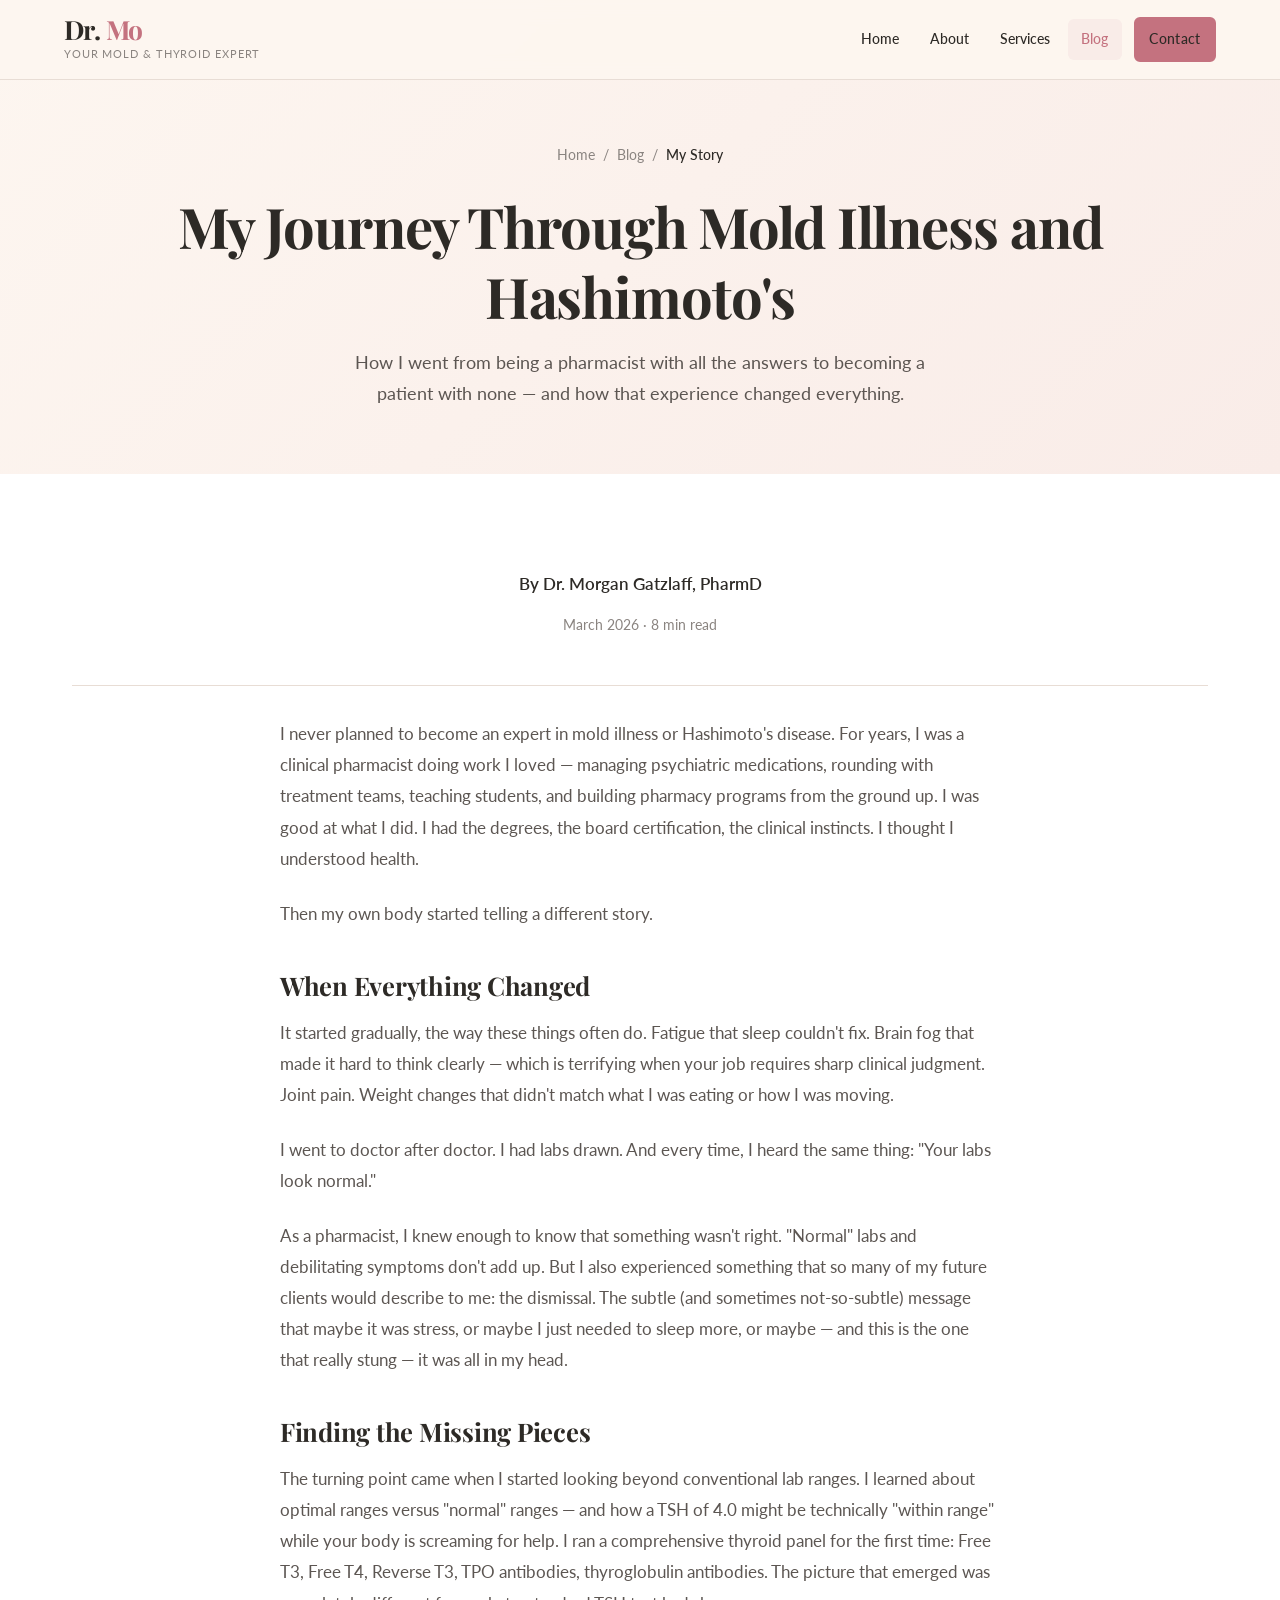
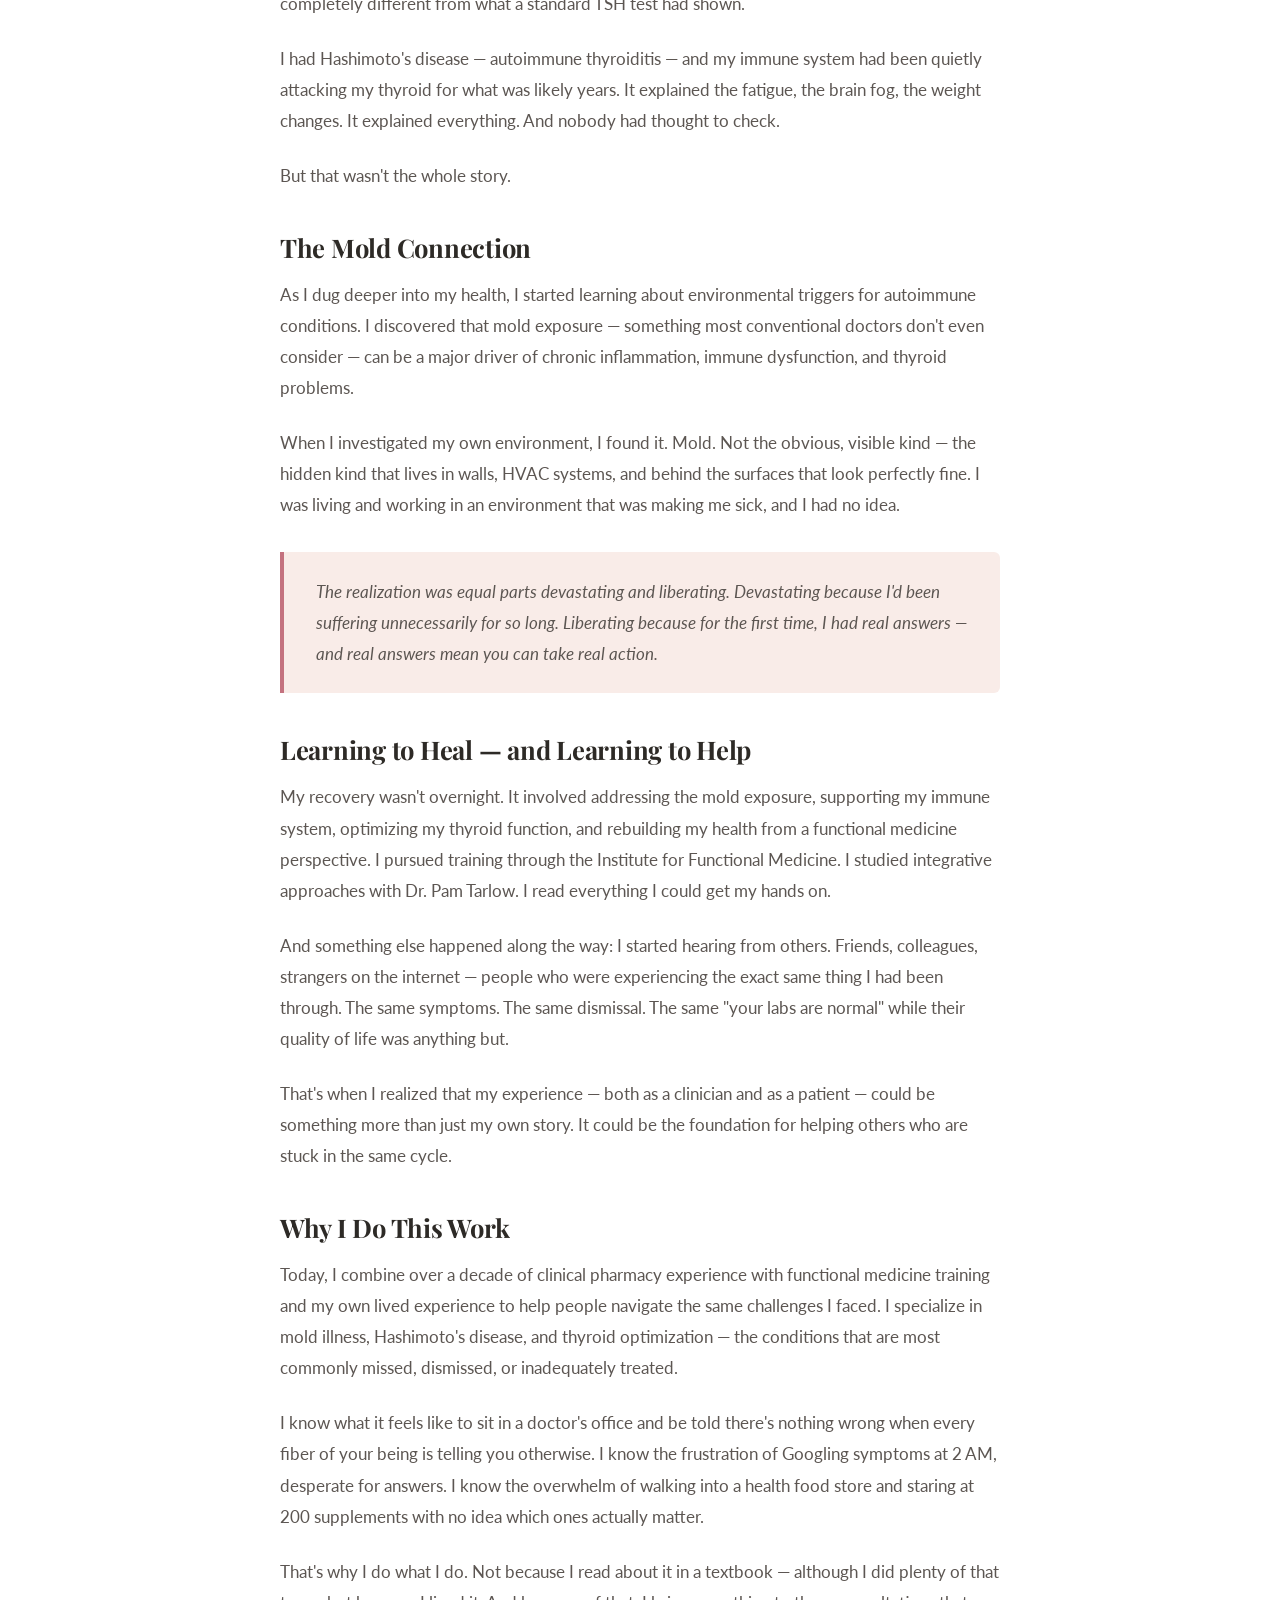
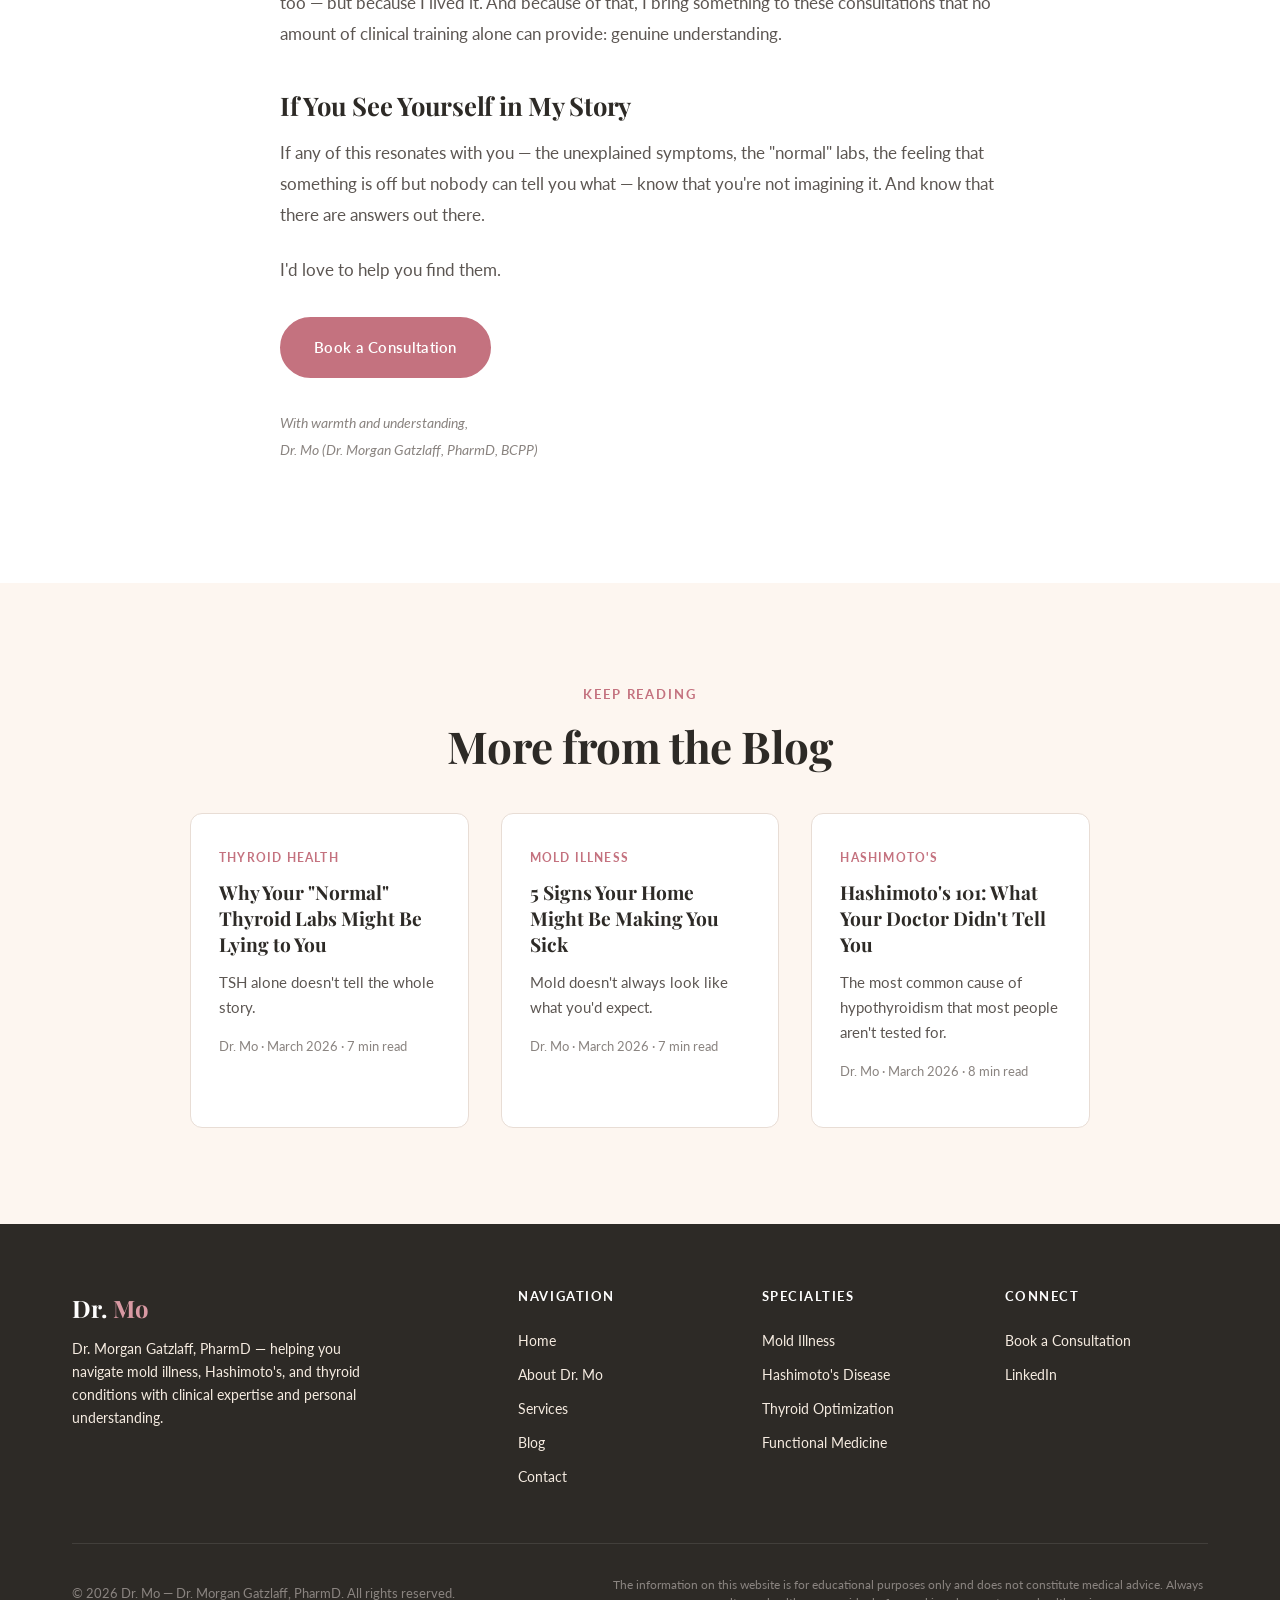
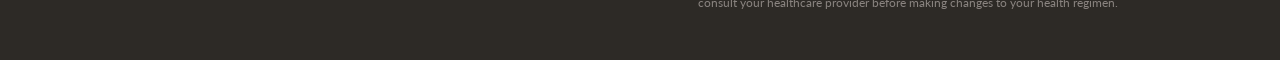
<file: blog/my-mold-and-thyroid-journey.html>
<!DOCTYPE html>
<html lang="en">
<head>
  <meta charset="UTF-8">
  <meta name="viewport" content="width=device-width, initial-scale=1.0">
  <title>My Journey Through Mold Illness and Hashimoto's | Dr. Mo Blog</title>
  <meta name="description" content="Dr. Mo shares her personal journey through mold illness and Hashimoto's disease — from being a pharmacist with all the answers to becoming a patient who had to find her own.">

  <!-- Open Graph -->
  <meta property="og:title" content="My Journey Through Mold Illness and Hashimoto's — Dr. Mo">
  <meta property="og:description" content="How a Doctor of Pharmacy went from having all the answers to becoming a patient with none — and how that changed everything.">
  <meta property="og:type" content="article">
  <meta property="og:url" content="https://doctormo.us/blog/my-mold-and-thyroid-journey.html">
  <meta property="og:image" content="https://doctormo.us/images/blog-mold-story.jpg">
  <meta property="article:published_time" content="2026-03-22">
  <meta property="article:author" content="Dr. Morgan Gatzlaff">

  <!-- Canonical -->
  <link rel="canonical" href="https://doctormo.us/blog/my-mold-and-thyroid-journey.html">

  <!-- Fonts -->
  <link rel="preconnect" href="https://fonts.googleapis.com">
  <link rel="preconnect" href="https://fonts.gstatic.com" crossorigin>
  <link href="https://fonts.googleapis.com/css2?family=Playfair+Display:ital,wght@0,400;0,600;0,700;1,400&family=Lato:wght@300;400;600;700&display=swap" rel="stylesheet">

  <!-- Styles -->
  <link rel="stylesheet" href="../css/styles.css">
  <link rel="icon" type="image/svg+xml" href="../images/favicon.svg">

  <!-- Schema.org JSON-LD -->
  <script type="application/ld+json">
  {
    "@context": "https://schema.org",
    "@graph": [
      {
        "@type": "BlogPosting",
        "headline": "My Journey Through Mold Illness and Hashimoto's",
        "description": "Dr. Mo shares her personal journey through mold illness and Hashimoto's disease — from pharmacist to patient and back again.",
        "author": {
          "@type": "Person",
          "name": "Dr. Morgan Gatzlaff",
          "url": "https://doctormo.us/about.html"
        },
        "datePublished": "2026-03-22",
        "dateModified": "2026-03-22",
        "image": "https://doctormo.us/images/blog-mold-story.jpg",
        "url": "https://doctormo.us/blog/my-mold-and-thyroid-journey.html",
        "publisher": {
          "@type": "Organization",
          "name": "Dr. Mo",
          "url": "https://doctormo.us"
        },
        "mainEntityOfPage": {
          "@type": "WebPage",
          "@id": "https://doctormo.us/blog/my-mold-and-thyroid-journey.html"
        }
      },
      {
        "@type": "BreadcrumbList",
        "itemListElement": [
          {
            "@type": "ListItem",
            "position": 1,
            "name": "Home",
            "item": "https://doctormo.us"
          },
          {
            "@type": "ListItem",
            "position": 2,
            "name": "Blog",
            "item": "https://doctormo.us/blog.html"
          },
          {
            "@type": "ListItem",
            "position": 3,
            "name": "My Journey Through Mold Illness and Hashimoto's",
            "item": "https://doctormo.us/blog/my-mold-and-thyroid-journey.html"
          }
        ]
      }
    ]
  }
  </script>
</head>
<body>

  <!-- ========== Header ========== -->
  <header class="header" id="header">
    <div class="header__inner">
      <a href="../index.html" class="header__brand" aria-label="Dr. Mo — Home">
        <div>
          <div class="header__logo-text">Dr. <span>Mo</span></div>
          <div class="header__tagline">Your Mold &amp; Thyroid Expert</div>
        </div>
      </a>
      <nav class="nav" id="nav" role="navigation" aria-label="Main navigation">
        <a href="../index.html" class="nav__link">Home</a>
        <a href="../about.html" class="nav__link">About</a>
        <a href="../services.html" class="nav__link">Services</a>
        <a href="../blog.html" class="nav__link active">Blog</a>
        <a href="../contact.html" class="nav__link nav__cta btn btn--primary">Contact</a>
      </nav>
      <button class="hamburger" id="hamburger" type="button" aria-label="Toggle navigation menu" aria-expanded="false" aria-controls="nav">
        <span class="hamburger__line"></span>
        <span class="hamburger__line"></span>
        <span class="hamburger__line"></span>
      </button>
    </div>
  </header>

  <!-- ========== Page Hero ========== -->
  <section class="page-hero">
    <div class="container">
      <nav class="breadcrumb" aria-label="Breadcrumb">
        <a href="../index.html">Home</a>
        <span class="breadcrumb__separator">/</span>
        <a href="../blog.html">Blog</a>
        <span class="breadcrumb__separator">/</span>
        <span class="breadcrumb__current">My Story</span>
      </nav>
      <h1 class="page-hero__title">My Journey Through Mold Illness and Hashimoto's</h1>
      <p class="page-hero__subtitle">
        How I went from being a pharmacist with all the answers to becoming a patient with none — and how that experience changed everything.
      </p>
    </div>
  </section>

  <!-- ========== Article ========== -->
  <section class="section section--white">
    <div class="container">
      <div class="article-meta">
        <p class="article-meta__author">By Dr. Morgan Gatzlaff, PharmD</p>
        <p class="article-meta__date">March 2026 &middot; 8 min read</p>
      </div>

      <article class="article-content">

        <p>
          I never planned to become an expert in mold illness or Hashimoto's disease. For years, I was a clinical pharmacist doing work I loved — managing psychiatric medications, rounding with treatment teams, teaching students, and building pharmacy programs from the ground up. I was good at what I did. I had the degrees, the board certification, the clinical instincts. I thought I understood health.
        </p>

        <p>
          Then my own body started telling a different story.
        </p>

        <h2>When Everything Changed</h2>

        <p>
          It started gradually, the way these things often do. Fatigue that sleep couldn't fix. Brain fog that made it hard to think clearly — which is terrifying when your job requires sharp clinical judgment. Joint pain. Weight changes that didn't match what I was eating or how I was moving.
        </p>

        <p>
          I went to doctor after doctor. I had labs drawn. And every time, I heard the same thing: "Your labs look normal."
        </p>

        <p>
          As a pharmacist, I knew enough to know that something wasn't right. "Normal" labs and debilitating symptoms don't add up. But I also experienced something that so many of my future clients would describe to me: the dismissal. The subtle (and sometimes not-so-subtle) message that maybe it was stress, or maybe I just needed to sleep more, or maybe — and this is the one that really stung — it was all in my head.
        </p>

        <h2>Finding the Missing Pieces</h2>

        <p>
          The turning point came when I started looking beyond conventional lab ranges. I learned about optimal ranges versus "normal" ranges — and how a TSH of 4.0 might be technically "within range" while your body is screaming for help. I ran a comprehensive thyroid panel for the first time: Free T3, Free T4, Reverse T3, TPO antibodies, thyroglobulin antibodies. The picture that emerged was completely different from what a standard TSH test had shown.
        </p>

        <p>
          I had Hashimoto's disease — autoimmune thyroiditis — and my immune system had been quietly attacking my thyroid for what was likely years. It explained the fatigue, the brain fog, the weight changes. It explained everything. And nobody had thought to check.
        </p>

        <p>
          But that wasn't the whole story.
        </p>

        <h2>The Mold Connection</h2>

        <p>
          As I dug deeper into my health, I started learning about environmental triggers for autoimmune conditions. I discovered that mold exposure — something most conventional doctors don't even consider — can be a major driver of chronic inflammation, immune dysfunction, and thyroid problems.
        </p>

        <p>
          When I investigated my own environment, I found it. Mold. Not the obvious, visible kind — the hidden kind that lives in walls, HVAC systems, and behind the surfaces that look perfectly fine. I was living and working in an environment that was making me sick, and I had no idea.
        </p>

        <blockquote>
          The realization was equal parts devastating and liberating. Devastating because I'd been suffering unnecessarily for so long. Liberating because for the first time, I had real answers — and real answers mean you can take real action.
        </blockquote>

        <h2>Learning to Heal — and Learning to Help</h2>

        <p>
          My recovery wasn't overnight. It involved addressing the mold exposure, supporting my immune system, optimizing my thyroid function, and rebuilding my health from a functional medicine perspective. I pursued training through the Institute for Functional Medicine. I studied integrative approaches with Dr. Pam Tarlow. I read everything I could get my hands on.
        </p>

        <p>
          And something else happened along the way: I started hearing from others. Friends, colleagues, strangers on the internet — people who were experiencing the exact same thing I had been through. The same symptoms. The same dismissal. The same "your labs are normal" while their quality of life was anything but.
        </p>

        <p>
          That's when I realized that my experience — both as a clinician and as a patient — could be something more than just my own story. It could be the foundation for helping others who are stuck in the same cycle.
        </p>

        <h2>Why I Do This Work</h2>

        <p>
          Today, I combine over a decade of clinical pharmacy experience with functional medicine training and my own lived experience to help people navigate the same challenges I faced. I specialize in mold illness, Hashimoto's disease, and thyroid optimization — the conditions that are most commonly missed, dismissed, or inadequately treated.
        </p>

        <p>
          I know what it feels like to sit in a doctor's office and be told there's nothing wrong when every fiber of your being is telling you otherwise. I know the frustration of Googling symptoms at 2 AM, desperate for answers. I know the overwhelm of walking into a health food store and staring at 200 supplements with no idea which ones actually matter.
        </p>

        <p>
          That's why I do what I do. Not because I read about it in a textbook — although I did plenty of that too — but because I lived it. And because of that, I bring something to these consultations that no amount of clinical training alone can provide: genuine understanding.
        </p>

        <h2>If You See Yourself in My Story</h2>

        <p>
          If any of this resonates with you — the unexplained symptoms, the "normal" labs, the feeling that something is off but nobody can tell you what — know that you're not imagining it. And know that there are answers out there.
        </p>

        <p>
          I'd love to help you find them.
        </p>

        <p>
          <a href="../contact.html" class="btn btn--primary" style="margin-top: 0.5rem;">Book a Consultation</a>
        </p>

        <p style="margin-top: 2rem; font-style: italic; color: var(--color-text-muted); font-size: 0.9rem;">
          With warmth and understanding,<br>
          Dr. Mo (Dr. Morgan Gatzlaff, PharmD, BCPP)
        </p>

      </article>
    </div>
  </section>

  <!-- ========== Related Articles ========== -->
  <section class="section section--cream">
    <div class="container">
      <div class="text-center" style="margin-bottom: 2.5rem;">
        <span class="section-label">Keep Reading</span>
        <h2 class="section-heading">More from the Blog</h2>
      </div>
      <div class="grid-3" style="max-width: 900px; margin: 0 auto;">
        <article class="blog-card fade-in">
          <div class="blog-card__body">
            <span class="blog-card__tag">Thyroid Health</span>
            <h3 class="blog-card__title">
              <a href="thyroid-labs-lying-to-you.html">Why Your "Normal" Thyroid Labs Might Be Lying to You</a>
            </h3>
            <p class="blog-card__excerpt">TSH alone doesn't tell the whole story.</p>
            <p class="blog-card__meta">Dr. Mo &middot; March 2026 &middot; 7 min read</p>
          </div>
        </article>
        <article class="blog-card fade-in">
          <div class="blog-card__body">
            <span class="blog-card__tag">Mold Illness</span>
            <h3 class="blog-card__title">
              <a href="mold-signs-home-sick.html">5 Signs Your Home Might Be Making You Sick</a>
            </h3>
            <p class="blog-card__excerpt">Mold doesn't always look like what you'd expect.</p>
            <p class="blog-card__meta">Dr. Mo &middot; March 2026 &middot; 7 min read</p>
          </div>
        </article>
        <article class="blog-card fade-in">
          <div class="blog-card__body">
            <span class="blog-card__tag">Hashimoto's</span>
            <h3 class="blog-card__title">
              <a href="hashimotos-101.html">Hashimoto's 101: What Your Doctor Didn't Tell You</a>
            </h3>
            <p class="blog-card__excerpt">The most common cause of hypothyroidism that most people aren't tested for.</p>
            <p class="blog-card__meta">Dr. Mo &middot; March 2026 &middot; 8 min read</p>
          </div>
        </article>
      </div>
    </div>
  </section>

  <!-- ========== Footer ========== -->
  <footer class="footer">
    <div class="container">
      <div class="footer__grid">
        <div>
          <div class="footer__brand-name">Dr. <span>Mo</span></div>
          <p class="footer__brand-text">
            Dr. Morgan Gatzlaff, PharmD — helping you navigate mold illness, Hashimoto's, and thyroid conditions with clinical expertise and personal understanding.
          </p>
        </div>
        <div>
          <h4 class="footer__heading">Navigation</h4>
          <a href="../index.html" class="footer__link">Home</a>
          <a href="../about.html" class="footer__link">About Dr. Mo</a>
          <a href="../services.html" class="footer__link">Services</a>
          <a href="../blog.html" class="footer__link">Blog</a>
          <a href="../contact.html" class="footer__link">Contact</a>
        </div>
        <div>
          <h4 class="footer__heading">Specialties</h4>
          <a href="../services.html" class="footer__link">Mold Illness</a>
          <a href="../services.html" class="footer__link">Hashimoto's Disease</a>
          <a href="../services.html" class="footer__link">Thyroid Optimization</a>
          <a href="../services.html" class="footer__link">Functional Medicine</a>
        </div>
        <div>
          <h4 class="footer__heading">Connect</h4>
          <a href="../contact.html" class="footer__link">Book a Consultation</a>
          <a href="https://www.linkedin.com/in/morgan-gatzlaff-pharmd" class="footer__link" target="_blank" rel="noopener">LinkedIn</a>
        </div>
      </div>
      <div class="footer__bottom">
        <p class="footer__copyright">&copy; 2026 Dr. Mo — Dr. Morgan Gatzlaff, PharmD. All rights reserved.</p>
        <p class="footer__disclaimer">
          The information on this website is for educational purposes only and does not constitute medical advice. Always consult your healthcare provider before making changes to your health regimen.
        </p>
      </div>
    </div>
  </footer>

  <script src="../js/main.js"></script>
</body>
</html>
</file>
<file: css/styles.css>
/* ============================================
   Dr. Mo — doctormo.us
   Your Mold & Thyroid Expert

   Color Palette:
   - Rose/Blush Pink (Primary):  #C4727F
   - Sage Green (Secondary):     #7A9E7E
   - Warm Cream (Background):    #FDF6F0
   - Deep Warm Brown (Text):     #2D2A26
   - Soft Gold (Accent):         #D4A574
   - Light Pink Tint:            #F9ECE8
   - White:                      #FFFFFF

   Typography:
   - Headings: Playfair Display (serif)
   - Body: Lato (sans-serif)
   ============================================ */

/* ---------- CSS Reset & Base ---------- */
*,
*::before,
*::after {
  margin: 0;
  padding: 0;
  box-sizing: border-box;
}

:root {
  --color-primary: #C4727F;
  --color-primary-dark: #A85B67;
  --color-primary-light: #D999A3;
  --color-secondary: #7A9E7E;
  --color-secondary-dark: #5F8063;
  --color-secondary-light: #A3C1A6;
  --color-cream: #FDF6F0;
  --color-cream-dark: #F5EBE0;
  --color-pink-tint: #F9ECE8;
  --color-gold: #D4A574;
  --color-gold-light: #E8C9A8;
  --color-text: #2D2A26;
  --color-text-light: #5C5652;
  --color-text-muted: #8A8480;
  --color-white: #FFFFFF;
  --color-border: #E8DDD5;

  --font-heading: 'Playfair Display', Georgia, 'Times New Roman', serif;
  --font-body: 'Lato', 'Helvetica Neue', Arial, sans-serif;

  --max-width: 1200px;
  --header-height: 80px;

  --shadow-sm: 0 1px 3px rgba(45, 42, 38, 0.08);
  --shadow-md: 0 4px 12px rgba(45, 42, 38, 0.1);
  --shadow-lg: 0 8px 30px rgba(45, 42, 38, 0.12);

  --radius-sm: 6px;
  --radius-md: 12px;
  --radius-lg: 20px;
  --radius-full: 9999px;

  --transition: 0.3s ease;
}

html {
  font-size: 16px;
  scroll-behavior: smooth;
  -webkit-font-smoothing: antialiased;
  -moz-osx-font-smoothing: grayscale;
}

body {
  font-family: var(--font-body);
  color: var(--color-text);
  background-color: var(--color-cream);
  line-height: 1.7;
  overflow-x: hidden;
}

img {
  max-width: 100%;
  height: auto;
  display: block;
}

a {
  color: var(--color-primary);
  text-decoration: none;
  transition: color var(--transition);
}

a:hover {
  color: var(--color-primary-dark);
}

ul, ol {
  list-style: none;
}

/* ---------- Typography ---------- */
h1, h2, h3, h4, h5, h6 {
  font-family: var(--font-heading);
  font-weight: 700;
  line-height: 1.25;
  color: var(--color-text);
}

h1 {
  font-size: clamp(2.2rem, 5vw, 3.5rem);
  letter-spacing: -0.02em;
}

h2 {
  font-size: clamp(1.8rem, 4vw, 2.75rem);
  letter-spacing: -0.01em;
}

h3 {
  font-size: clamp(1.4rem, 3vw, 1.85rem);
}

h4 {
  font-size: 1.25rem;
}

p {
  margin-bottom: 1rem;
  font-size: 1.05rem;
}

.lead {
  font-size: 1.2rem;
  line-height: 1.8;
  color: var(--color-text-light);
}

.section-label {
  display: inline-block;
  font-family: var(--font-body);
  font-size: 0.8rem;
  font-weight: 700;
  letter-spacing: 0.15em;
  text-transform: uppercase;
  color: var(--color-primary);
  margin-bottom: 0.75rem;
}

.section-heading {
  margin-bottom: 1.25rem;
}

.section-subtext {
  max-width: 640px;
  color: var(--color-text-light);
  font-size: 1.1rem;
  line-height: 1.75;
}

/* ---------- Layout ---------- */
.container {
  width: 100%;
  max-width: var(--max-width);
  margin: 0 auto;
  padding: 0 1.5rem;
}

.section {
  padding: 5rem 0;
}

.section--cream {
  background-color: var(--color-cream);
}

.section--white {
  background-color: var(--color-white);
}

.section--pink {
  background-color: var(--color-pink-tint);
}

.section--dark {
  background-color: var(--color-text);
  color: var(--color-cream);
}

.section--dark h2,
.section--dark h3,
.section--dark h4 {
  color: var(--color-cream);
}

.section--dark .section-label {
  color: var(--color-primary-light);
}

.section--dark .section-subtext,
.section--dark .lead {
  color: var(--color-cream-dark);
}

.grid-2 {
  display: grid;
  grid-template-columns: 1fr;
  gap: 3rem;
  align-items: center;
}

.grid-3 {
  display: grid;
  grid-template-columns: 1fr;
  gap: 2rem;
}

.text-center {
  text-align: center;
}

.text-center .section-subtext {
  margin-left: auto;
  margin-right: auto;
}

/* ---------- Buttons ---------- */
.btn {
  display: inline-flex;
  align-items: center;
  justify-content: center;
  gap: 0.5rem;
  padding: 0.9rem 2rem;
  font-family: var(--font-body);
  font-size: 0.95rem;
  font-weight: 600;
  letter-spacing: 0.02em;
  border: 2px solid transparent;
  border-radius: var(--radius-full);
  cursor: pointer;
  transition: all var(--transition);
  text-decoration: none;
}

.btn--primary {
  background-color: var(--color-primary);
  color: var(--color-white);
  border-color: var(--color-primary);
}

.btn--primary:hover {
  background-color: var(--color-primary-dark);
  border-color: var(--color-primary-dark);
  color: var(--color-white);
  transform: translateY(-1px);
  box-shadow: var(--shadow-md);
}

.btn--secondary {
  background-color: transparent;
  color: var(--color-primary);
  border-color: var(--color-primary);
}

.btn--secondary:hover {
  background-color: var(--color-primary);
  color: var(--color-white);
  transform: translateY(-1px);
}

.btn--white {
  background-color: var(--color-white);
  color: var(--color-primary);
  border-color: var(--color-white);
}

.btn--white:hover {
  background-color: var(--color-cream);
  border-color: var(--color-cream);
  color: var(--color-primary-dark);
  transform: translateY(-1px);
  box-shadow: var(--shadow-md);
}

.btn--sage {
  background-color: var(--color-secondary);
  color: var(--color-white);
  border-color: var(--color-secondary);
}

.btn--sage:hover {
  background-color: var(--color-secondary-dark);
  border-color: var(--color-secondary-dark);
  color: var(--color-white);
  transform: translateY(-1px);
}

.btn--lg {
  padding: 1.1rem 2.5rem;
  font-size: 1.05rem;
}

.btn-group {
  display: flex;
  flex-wrap: wrap;
  gap: 1rem;
  margin-top: 1.75rem;
}

/* ---------- Header / Navigation ---------- */
.header {
  position: fixed;
  top: 0;
  left: 0;
  right: 0;
  height: var(--header-height);
  background-color: rgba(253, 246, 240, 0.95);
  backdrop-filter: blur(10px);
  -webkit-backdrop-filter: blur(10px);
  z-index: 1000;
  border-bottom: 1px solid var(--color-border);
  transition: all var(--transition);
}

.header.scrolled {
  box-shadow: var(--shadow-sm);
}

.header__inner {
  display: flex;
  align-items: center;
  justify-content: space-between;
  height: 100%;
  max-width: var(--max-width);
  margin: 0 auto;
  padding: 0 1.5rem;
}

.header__brand {
  display: flex;
  align-items: center;
  gap: 0.5rem;
  text-decoration: none;
  color: var(--color-text);
}

.header__brand:hover {
  color: var(--color-text);
}

.header__logo-text {
  font-family: var(--font-heading);
  font-size: 1.65rem;
  font-weight: 700;
  letter-spacing: -0.02em;
  line-height: 1;
}

.header__logo-text span {
  color: var(--color-primary);
}

.header__tagline {
  display: none;
  font-size: 0.7rem;
  font-weight: 400;
  letter-spacing: 0.08em;
  text-transform: uppercase;
  color: var(--color-text-muted);
  margin-top: 2px;
}

.nav {
  display: none;
  position: fixed;
  top: var(--header-height);
  left: 0;
  right: 0;
  bottom: 0;
  background-color: var(--color-cream);
  padding: 2rem;
  z-index: 999;
  flex-direction: column;
  align-items: center;
  justify-content: flex-start;
  gap: 0.5rem;
  padding-top: 3rem;
}

.nav.active {
  display: flex;
}

.nav__link {
  font-size: 1.2rem;
  font-weight: 500;
  color: var(--color-text);
  padding: 0.75rem 1.5rem;
  border-radius: var(--radius-sm);
  transition: all var(--transition);
  text-decoration: none;
}

.nav__link:hover,
.nav__link.active {
  color: var(--color-primary);
  background-color: var(--color-pink-tint);
}

.nav__cta {
  margin-top: 1rem;
}

/* Hamburger */
.hamburger {
  display: flex;
  flex-direction: column;
  justify-content: center;
  gap: 5px;
  width: 28px;
  height: 28px;
  background: none;
  border: none;
  cursor: pointer;
  padding: 0;
  z-index: 1001;
}

.hamburger__line {
  width: 100%;
  height: 2.5px;
  background-color: var(--color-text);
  border-radius: 2px;
  transition: all var(--transition);
  transform-origin: center;
}

.hamburger.active .hamburger__line:nth-child(1) {
  transform: translateY(7.5px) rotate(45deg);
}

.hamburger.active .hamburger__line:nth-child(2) {
  opacity: 0;
}

.hamburger.active .hamburger__line:nth-child(3) {
  transform: translateY(-7.5px) rotate(-45deg);
}

/* ---------- Hero Section ---------- */
.hero {
  position: relative;
  min-height: 100vh;
  display: flex;
  align-items: center;
  padding-top: var(--header-height);
  overflow: hidden;
}

.hero__background {
  position: absolute;
  inset: 0;
  z-index: 0;
}

.hero__bg-gradient {
  position: absolute;
  inset: 0;
  background: linear-gradient(
    135deg,
    var(--color-cream) 0%,
    var(--color-pink-tint) 40%,
    var(--color-cream-dark) 70%,
    var(--color-cream) 100%
  );
}

/* Subtle decorative shapes */
.hero__bg-shape {
  position: absolute;
  border-radius: 50%;
  opacity: 0.15;
}

.hero__bg-shape--1 {
  width: 500px;
  height: 500px;
  background: var(--color-primary-light);
  top: -100px;
  right: -100px;
}

.hero__bg-shape--2 {
  width: 350px;
  height: 350px;
  background: var(--color-secondary-light);
  bottom: -50px;
  left: -80px;
}

.hero__bg-shape--3 {
  width: 200px;
  height: 200px;
  background: var(--color-gold-light);
  top: 40%;
  right: 20%;
}

.hero__content {
  position: relative;
  z-index: 1;
  width: 100%;
}

.hero__inner {
  display: grid;
  grid-template-columns: 1fr;
  gap: 3rem;
  align-items: center;
  min-height: calc(100vh - var(--header-height));
  padding: 3rem 0;
}

.hero__text {
  max-width: 600px;
}

.hero__credential {
  display: inline-flex;
  align-items: center;
  gap: 0.5rem;
  padding: 0.4rem 1rem;
  background-color: rgba(196, 114, 127, 0.1);
  border: 1px solid rgba(196, 114, 127, 0.2);
  border-radius: var(--radius-full);
  font-size: 0.8rem;
  font-weight: 600;
  letter-spacing: 0.05em;
  text-transform: uppercase;
  color: var(--color-primary-dark);
  margin-bottom: 1.25rem;
}

.hero__title {
  margin-bottom: 0.5rem;
  font-size: clamp(2.5rem, 6vw, 4rem);
}

.hero__title span {
  color: var(--color-primary);
}

.hero__subtitle {
  font-family: var(--font-heading);
  font-size: clamp(1.2rem, 2.5vw, 1.6rem);
  font-weight: 400;
  font-style: italic;
  color: var(--color-text-light);
  margin-bottom: 1.5rem;
}

.hero__description {
  font-size: 1.15rem;
  line-height: 1.8;
  color: var(--color-text-light);
  margin-bottom: 2rem;
  max-width: 520px;
}

.hero__image-wrapper {
  display: flex;
  justify-content: center;
  align-items: center;
}

.hero__image {
  width: 100%;
  max-width: 420px;
  aspect-ratio: 3 / 4;
  border-radius: var(--radius-lg);
  overflow: hidden;
  box-shadow: var(--shadow-lg);
  position: relative;
  background-color: var(--color-cream-dark);
}

.hero__image img {
  width: 100%;
  height: 100%;
  object-fit: cover;
}

/* Decorative frame around hero image */
.hero__image::after {
  content: '';
  position: absolute;
  top: -12px;
  right: -12px;
  width: 100%;
  height: 100%;
  border: 2px solid var(--color-primary-light);
  border-radius: var(--radius-lg);
  z-index: -1;
}

/* ---------- Trust Bar ---------- */
.trust-bar {
  padding: 2.5rem 0;
  background-color: var(--color-white);
  border-bottom: 1px solid var(--color-border);
}

.trust-bar__inner {
  display: flex;
  flex-wrap: wrap;
  justify-content: center;
  gap: 2rem 3rem;
  text-align: center;
}

.trust-bar__item {
  display: flex;
  flex-direction: column;
  align-items: center;
  gap: 0.35rem;
}

.trust-bar__icon {
  font-size: 1.5rem;
  color: var(--color-primary);
  margin-bottom: 0.25rem;
}

.trust-bar__label {
  font-size: 0.85rem;
  font-weight: 600;
  color: var(--color-text);
  letter-spacing: 0.02em;
}

.trust-bar__sublabel {
  font-size: 0.75rem;
  color: var(--color-text-muted);
}

/* ---------- Cards ---------- */
.card {
  background-color: var(--color-white);
  border-radius: var(--radius-md);
  padding: 2.25rem;
  border: 1px solid var(--color-border);
  transition: all var(--transition);
}

.card:hover {
  box-shadow: var(--shadow-md);
  transform: translateY(-3px);
  border-color: var(--color-primary-light);
}

.card__icon {
  width: 52px;
  height: 52px;
  display: flex;
  align-items: center;
  justify-content: center;
  background-color: var(--color-pink-tint);
  color: var(--color-primary);
  border-radius: var(--radius-sm);
  font-size: 1.4rem;
  margin-bottom: 1.25rem;
}

.card__title {
  font-family: var(--font-heading);
  font-size: 1.25rem;
  margin-bottom: 0.75rem;
}

.card__text {
  color: var(--color-text-light);
  font-size: 0.95rem;
  line-height: 1.7;
  margin-bottom: 0;
}

.card__link {
  display: inline-flex;
  align-items: center;
  gap: 0.35rem;
  margin-top: 1rem;
  font-weight: 600;
  font-size: 0.9rem;
  color: var(--color-primary);
}

.card__link:hover {
  gap: 0.6rem;
}

/* Service card variant */
.card--service {
  text-align: center;
  padding: 2.5rem 2rem;
}

.card--service .card__icon {
  margin-left: auto;
  margin-right: auto;
}

/* ---------- About Preview (Homepage) ---------- */
.about-preview__image {
  width: 100%;
  max-width: 480px;
  aspect-ratio: 4 / 5;
  border-radius: var(--radius-md);
  overflow: hidden;
  box-shadow: var(--shadow-md);
  background-color: var(--color-cream-dark);
}

.about-preview__image img {
  width: 100%;
  height: 100%;
  object-fit: cover;
}

.about-preview__credentials {
  display: flex;
  flex-wrap: wrap;
  gap: 0.6rem;
  margin: 1.25rem 0;
}

.credential-badge {
  display: inline-flex;
  align-items: center;
  gap: 0.3rem;
  padding: 0.3rem 0.85rem;
  background-color: var(--color-pink-tint);
  border-radius: var(--radius-full);
  font-size: 0.8rem;
  font-weight: 600;
  color: var(--color-primary-dark);
}

.credential-badge--sage {
  background-color: rgba(122, 158, 126, 0.12);
  color: var(--color-secondary-dark);
}

/* ---------- Testimonial / Quote ---------- */
.quote-block {
  position: relative;
  padding: 2.5rem 2rem;
  background-color: var(--color-white);
  border-radius: var(--radius-md);
  border-left: 4px solid var(--color-primary);
  box-shadow: var(--shadow-sm);
}

.quote-block__text {
  font-family: var(--font-heading);
  font-size: 1.2rem;
  font-style: italic;
  line-height: 1.7;
  color: var(--color-text);
  margin-bottom: 1rem;
}

.quote-block__attribution {
  font-size: 0.9rem;
  font-weight: 600;
  color: var(--color-text-muted);
}

/* ---------- CTA Banner ---------- */
.cta-banner {
  background: linear-gradient(135deg, var(--color-primary) 0%, var(--color-primary-dark) 100%);
  padding: 4rem 0;
  text-align: center;
  color: var(--color-white);
}

.cta-banner h2 {
  color: var(--color-white);
  margin-bottom: 1rem;
}

.cta-banner p {
  color: rgba(255, 255, 255, 0.85);
  font-size: 1.1rem;
  max-width: 560px;
  margin: 0 auto 2rem;
}

/* ---------- Blog Cards ---------- */
.blog-card {
  background-color: var(--color-white);
  border-radius: var(--radius-md);
  overflow: hidden;
  border: 1px solid var(--color-border);
  transition: all var(--transition);
}

.blog-card:hover {
  box-shadow: var(--shadow-md);
  transform: translateY(-3px);
}

.blog-card__image {
  width: 100%;
  aspect-ratio: 16 / 9;
  background-color: var(--color-cream-dark);
  overflow: hidden;
}

.blog-card__image img {
  width: 100%;
  height: 100%;
  object-fit: cover;
  transition: transform var(--transition);
}

.blog-card:hover .blog-card__image img {
  transform: scale(1.03);
}

.blog-card__body {
  padding: 1.75rem;
}

.blog-card__tag {
  display: inline-block;
  font-size: 0.75rem;
  font-weight: 700;
  letter-spacing: 0.1em;
  text-transform: uppercase;
  color: var(--color-primary);
  margin-bottom: 0.75rem;
}

.blog-card__title {
  font-family: var(--font-heading);
  font-size: 1.2rem;
  margin-bottom: 0.75rem;
  line-height: 1.35;
}

.blog-card__title a {
  color: var(--color-text);
  text-decoration: none;
}

.blog-card__title a:hover {
  color: var(--color-primary);
}

.blog-card__excerpt {
  font-size: 0.95rem;
  color: var(--color-text-light);
  line-height: 1.65;
  margin-bottom: 1rem;
}

.blog-card__meta {
  font-size: 0.8rem;
  color: var(--color-text-muted);
}

/* ---------- Contact Form ---------- */
.form-group {
  margin-bottom: 1.5rem;
}

.form-label {
  display: block;
  font-size: 0.9rem;
  font-weight: 600;
  color: var(--color-text);
  margin-bottom: 0.5rem;
}

.form-input,
.form-textarea,
.form-select {
  width: 100%;
  padding: 0.85rem 1.15rem;
  font-family: var(--font-body);
  font-size: 1rem;
  color: var(--color-text);
  background-color: var(--color-white);
  border: 1.5px solid var(--color-border);
  border-radius: var(--radius-sm);
  transition: all var(--transition);
  appearance: none;
  -webkit-appearance: none;
}

.form-input:focus,
.form-textarea:focus,
.form-select:focus {
  outline: none;
  border-color: var(--color-primary);
  box-shadow: 0 0 0 3px rgba(196, 114, 127, 0.15);
}

.form-input::placeholder,
.form-textarea::placeholder {
  color: var(--color-text-muted);
}

.form-textarea {
  resize: vertical;
  min-height: 150px;
}

.form-select {
  background-image: url("data:image/svg+xml,%3Csvg xmlns='http://www.w3.org/2000/svg' width='12' height='8' viewBox='0 0 12 8'%3E%3Cpath fill='%238A8480' d='M1.41 0L6 4.58 10.59 0 12 1.41l-6 6-6-6z'/%3E%3C/svg%3E");
  background-repeat: no-repeat;
  background-position: right 1rem center;
  padding-right: 2.5rem;
}

.form-row {
  display: grid;
  grid-template-columns: 1fr;
  gap: 1.5rem;
}

/* ---------- Page Hero (inner pages) ---------- */
.page-hero {
  padding: calc(var(--header-height) + 4rem) 0 4rem;
  background: linear-gradient(135deg, var(--color-cream) 0%, var(--color-pink-tint) 100%);
  text-align: center;
}

.page-hero__title {
  margin-bottom: 1rem;
}

.page-hero__subtitle {
  font-size: 1.15rem;
  color: var(--color-text-light);
  max-width: 600px;
  margin: 0 auto;
  line-height: 1.7;
}

/* Breadcrumb */
.breadcrumb {
  display: flex;
  justify-content: center;
  gap: 0.5rem;
  margin-bottom: 1.5rem;
  font-size: 0.85rem;
}

.breadcrumb a {
  color: var(--color-text-muted);
}

.breadcrumb a:hover {
  color: var(--color-primary);
}

.breadcrumb__separator {
  color: var(--color-text-muted);
}

.breadcrumb__current {
  color: var(--color-text);
  font-weight: 500;
}

/* ---------- About Page Specific ---------- */
.about-story {
  font-size: 1.1rem;
  line-height: 1.85;
  color: var(--color-text-light);
}

.about-story p {
  margin-bottom: 1.5rem;
}

.timeline {
  position: relative;
  padding-left: 2.5rem;
}

.timeline::before {
  content: '';
  position: absolute;
  left: 0;
  top: 0;
  bottom: 0;
  width: 2px;
  background-color: var(--color-border);
}

.timeline__item {
  position: relative;
  padding-bottom: 2.5rem;
}

.timeline__item:last-child {
  padding-bottom: 0;
}

.timeline__dot {
  position: absolute;
  left: -2.65rem;
  top: 0.3rem;
  width: 12px;
  height: 12px;
  background-color: var(--color-primary);
  border-radius: 50%;
  border: 2px solid var(--color-cream);
}

.timeline__year {
  font-size: 0.8rem;
  font-weight: 700;
  color: var(--color-primary);
  letter-spacing: 0.05em;
  text-transform: uppercase;
  margin-bottom: 0.3rem;
}

.timeline__title {
  font-family: var(--font-heading);
  font-size: 1.1rem;
  font-weight: 600;
  margin-bottom: 0.3rem;
}

.timeline__text {
  font-size: 0.95rem;
  color: var(--color-text-light);
  line-height: 1.65;
}

/* Credentials grid */
.credentials-grid {
  display: grid;
  grid-template-columns: 1fr;
  gap: 1.5rem;
}

.credential-card {
  display: flex;
  gap: 1rem;
  align-items: flex-start;
  padding: 1.5rem;
  background-color: var(--color-white);
  border-radius: var(--radius-md);
  border: 1px solid var(--color-border);
}

.credential-card__icon {
  flex-shrink: 0;
  width: 44px;
  height: 44px;
  display: flex;
  align-items: center;
  justify-content: center;
  background-color: var(--color-pink-tint);
  color: var(--color-primary);
  border-radius: var(--radius-sm);
  font-size: 1.2rem;
}

.credential-card__title {
  font-weight: 700;
  font-size: 0.95rem;
  margin-bottom: 0.2rem;
}

.credential-card__text {
  font-size: 0.85rem;
  color: var(--color-text-light);
  margin-bottom: 0;
}

/* ---------- Services Page ---------- */
.service-detail {
  padding: 2.5rem;
  background-color: var(--color-white);
  border-radius: var(--radius-md);
  border: 1px solid var(--color-border);
  margin-bottom: 2rem;
}

.service-detail__header {
  display: flex;
  align-items: flex-start;
  gap: 1.25rem;
  margin-bottom: 1.5rem;
}

.service-detail__icon {
  flex-shrink: 0;
  width: 56px;
  height: 56px;
  display: flex;
  align-items: center;
  justify-content: center;
  background-color: var(--color-pink-tint);
  color: var(--color-primary);
  border-radius: var(--radius-sm);
  font-size: 1.5rem;
}

.service-detail__title {
  font-family: var(--font-heading);
  font-size: 1.4rem;
  margin-bottom: 0.3rem;
}

.service-detail__subtitle {
  font-size: 0.9rem;
  color: var(--color-text-muted);
}

.service-detail__body {
  color: var(--color-text-light);
  line-height: 1.75;
}

.service-detail__body ul {
  margin: 1rem 0;
  padding-left: 0;
}

.service-detail__body li {
  position: relative;
  padding-left: 1.5rem;
  margin-bottom: 0.6rem;
  font-size: 0.95rem;
}

.service-detail__body li::before {
  content: '';
  position: absolute;
  left: 0;
  top: 0.6rem;
  width: 6px;
  height: 6px;
  background-color: var(--color-primary);
  border-radius: 50%;
}

.service-detail__price {
  display: inline-flex;
  align-items: center;
  gap: 0.5rem;
  margin-top: 1rem;
  padding: 0.6rem 1.2rem;
  background-color: var(--color-pink-tint);
  border-radius: var(--radius-full);
  font-weight: 600;
  font-size: 0.95rem;
  color: var(--color-primary-dark);
}

/* FAQ accordion */
.faq-item {
  border-bottom: 1px solid var(--color-border);
}

.faq-question {
  display: flex;
  align-items: center;
  justify-content: space-between;
  gap: 1rem;
  width: 100%;
  padding: 1.25rem 0;
  background: none;
  border: none;
  cursor: pointer;
  text-align: left;
  font-family: var(--font-body);
  font-size: 1.05rem;
  font-weight: 600;
  color: var(--color-text);
  transition: color var(--transition);
}

.faq-question:hover {
  color: var(--color-primary);
}

.faq-icon {
  flex-shrink: 0;
  width: 24px;
  height: 24px;
  display: flex;
  align-items: center;
  justify-content: center;
  color: var(--color-primary);
  transition: transform var(--transition);
  font-size: 1.2rem;
  font-weight: 300;
}

.faq-item.active .faq-icon {
  transform: rotate(45deg);
}

.faq-answer {
  max-height: 0;
  overflow: hidden;
  transition: max-height 0.4s ease, padding 0.4s ease;
}

.faq-answer__inner {
  padding-bottom: 1.25rem;
  font-size: 0.95rem;
  color: var(--color-text-light);
  line-height: 1.75;
}

.faq-item.active .faq-answer {
  max-height: 500px;
}

/* ---------- Blog Article ---------- */
.article-content {
  max-width: 720px;
  margin: 0 auto;
  font-size: 1.1rem;
  line-height: 1.85;
  color: var(--color-text-light);
}

.article-content h2 {
  font-size: 1.6rem;
  margin: 2.5rem 0 1rem;
  color: var(--color-text);
}

.article-content h3 {
  font-size: 1.3rem;
  margin: 2rem 0 0.75rem;
  color: var(--color-text);
}

.article-content p {
  margin-bottom: 1.5rem;
}

.article-content ul,
.article-content ol {
  margin: 1rem 0 1.5rem;
  padding-left: 1.5rem;
}

.article-content li {
  position: relative;
  padding-left: 1rem;
  margin-bottom: 0.5rem;
}

.article-content ul li::before {
  content: '';
  position: absolute;
  left: -0.5rem;
  top: 0.65rem;
  width: 6px;
  height: 6px;
  background-color: var(--color-primary);
  border-radius: 50%;
}

.article-content ol {
  list-style: decimal;
  padding-left: 2rem;
}

.article-content ol li::before {
  display: none;
}

.article-content blockquote {
  margin: 2rem 0;
  padding: 1.5rem 2rem;
  background-color: var(--color-pink-tint);
  border-left: 4px solid var(--color-primary);
  border-radius: 0 var(--radius-sm) var(--radius-sm) 0;
  font-style: italic;
  font-size: 1.05rem;
}

.article-content strong {
  color: var(--color-text);
  font-weight: 700;
}

.article-meta {
  text-align: center;
  padding-bottom: 2rem;
  margin-bottom: 2rem;
  border-bottom: 1px solid var(--color-border);
}

.article-meta__date {
  font-size: 0.85rem;
  color: var(--color-text-muted);
}

.article-meta__author {
  font-weight: 600;
  color: var(--color-text);
}

/* ---------- Footer ---------- */
.footer {
  background-color: var(--color-text);
  color: var(--color-cream-dark);
  padding: 4rem 0 2rem;
}

.footer__grid {
  display: grid;
  grid-template-columns: 1fr;
  gap: 2.5rem;
  margin-bottom: 3rem;
}

.footer__brand-name {
  font-family: var(--font-heading);
  font-size: 1.5rem;
  font-weight: 700;
  color: var(--color-white);
  margin-bottom: 0.5rem;
}

.footer__brand-name span {
  color: var(--color-primary-light);
}

.footer__brand-text {
  font-size: 0.9rem;
  color: var(--color-cream-dark);
  line-height: 1.6;
  margin-bottom: 0;
  max-width: 320px;
}

.footer__heading {
  font-family: var(--font-body);
  font-size: 0.8rem;
  font-weight: 700;
  letter-spacing: 0.12em;
  text-transform: uppercase;
  color: var(--color-white);
  margin-bottom: 1.25rem;
}

.footer__link {
  display: block;
  color: var(--color-cream-dark);
  font-size: 0.9rem;
  padding: 0.3rem 0;
  transition: color var(--transition);
  text-decoration: none;
}

.footer__link:hover {
  color: var(--color-primary-light);
}

.footer__bottom {
  padding-top: 2rem;
  border-top: 1px solid rgba(253, 246, 240, 0.1);
  display: flex;
  flex-direction: column;
  align-items: center;
  gap: 1rem;
  text-align: center;
}

.footer__copyright {
  font-size: 0.8rem;
  color: var(--color-text-muted);
}

.footer__disclaimer {
  font-size: 0.75rem;
  color: var(--color-text-muted);
  max-width: 600px;
  line-height: 1.5;
}

/* ---------- Utility ---------- */
.sr-only {
  position: absolute;
  width: 1px;
  height: 1px;
  padding: 0;
  margin: -1px;
  overflow: hidden;
  clip: rect(0, 0, 0, 0);
  white-space: nowrap;
  border-width: 0;
}

.fade-in {
  opacity: 0;
  transform: translateY(20px);
  transition: opacity 0.6s ease, transform 0.6s ease;
}

.fade-in.visible {
  opacity: 1;
  transform: translateY(0);
}

/* ---------- Responsive ---------- */

/* Tablet */
@media (min-width: 640px) {
  .form-row {
    grid-template-columns: 1fr 1fr;
  }

  .grid-3 {
    grid-template-columns: repeat(2, 1fr);
  }

  .credentials-grid {
    grid-template-columns: repeat(2, 1fr);
  }

  .footer__grid {
    grid-template-columns: repeat(2, 1fr);
  }
}

/* Desktop */
@media (min-width: 900px) {
  .header__tagline {
    display: block;
  }

  .nav {
    display: flex;
    position: static;
    flex-direction: row;
    background: transparent;
    padding: 0;
    gap: 0.25rem;
    align-items: center;
  }

  .nav__link {
    font-size: 0.9rem;
    padding: 0.5rem 0.85rem;
  }

  .nav__cta {
    margin-top: 0;
    margin-left: 0.5rem;
  }

  .hamburger {
    display: none;
  }

  .grid-2 {
    grid-template-columns: 1fr 1fr;
  }

  .grid-3 {
    grid-template-columns: repeat(3, 1fr);
  }

  .hero__inner {
    grid-template-columns: 1fr 1fr;
  }

  .footer__grid {
    grid-template-columns: 2fr 1fr 1fr 1fr;
  }

  .footer__bottom {
    flex-direction: row;
    justify-content: space-between;
  }
}

/* Large Desktop */
@media (min-width: 1100px) {
  .container {
    padding: 0 2rem;
  }

  .section {
    padding: 6rem 0;
  }

  .hero__title {
    font-size: 3.75rem;
  }
}

/* Reduced Motion */
@media (prefers-reduced-motion: reduce) {
  html {
    scroll-behavior: auto;
  }

  *,
  *::before,
  *::after {
    animation-duration: 0.01ms !important;
    animation-iteration-count: 1 !important;
    transition-duration: 0.01ms !important;
  }

  .fade-in {
    opacity: 1;
    transform: none;
  }
}

/* Print */
@media print {
  .header,
  .hamburger,
  .nav,
  .cta-banner,
  .btn {
    display: none;
  }

  body {
    color: #000;
    background: #fff;
  }

  .section {
    padding: 1rem 0;
  }
}
</file>
